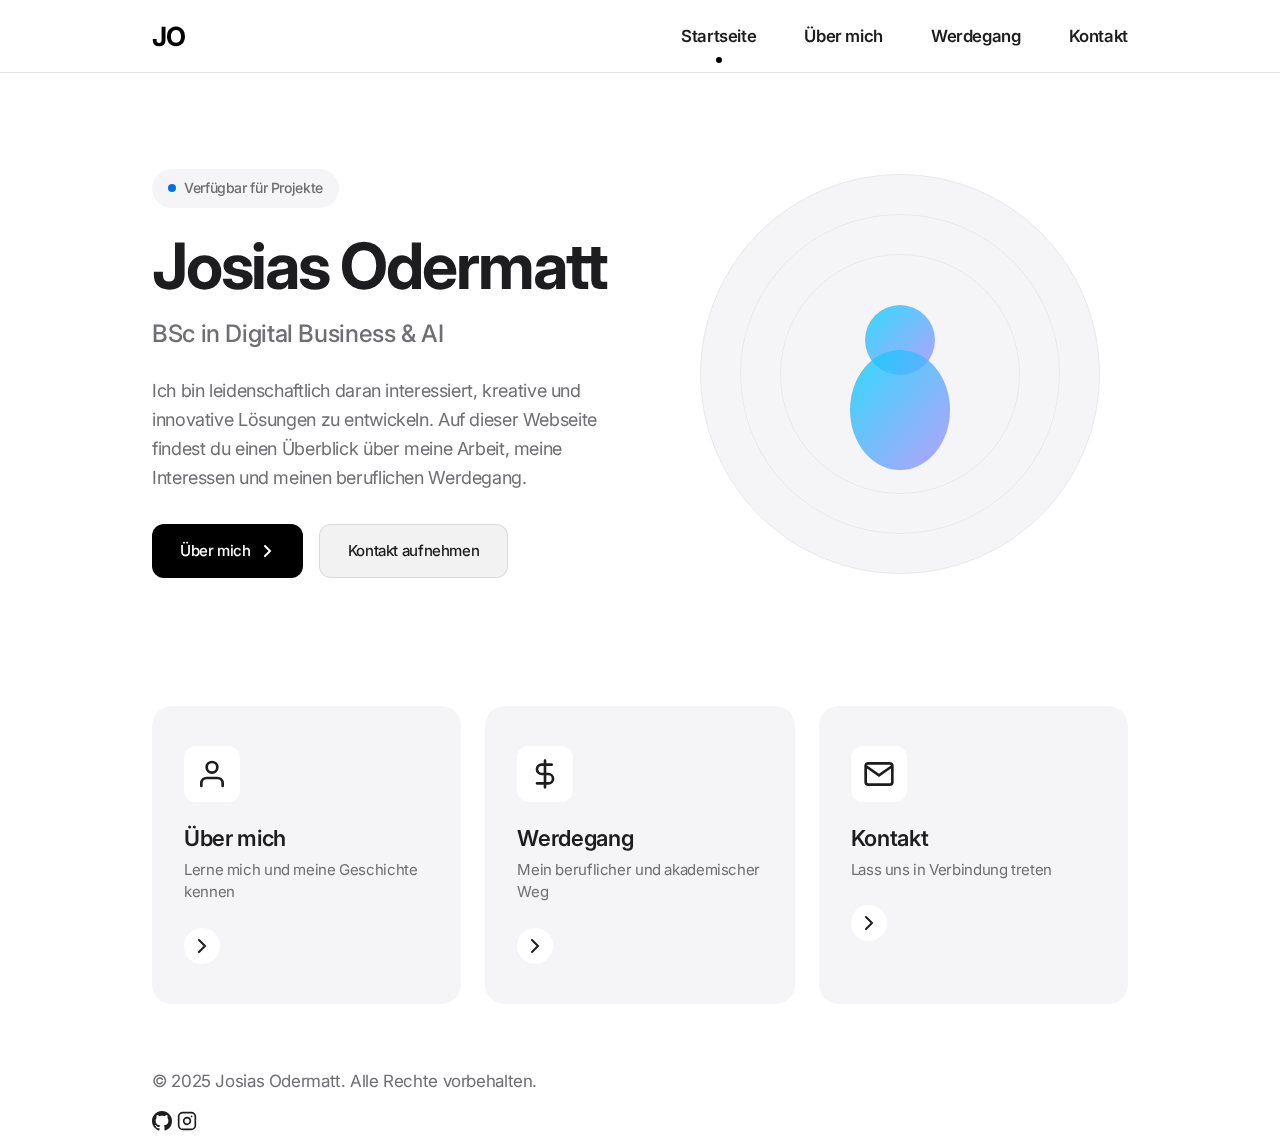
<file: index.html>
<!DOCTYPE html>
<html lang="de">
<head>
    <meta charset="UTF-8">
    <meta name="viewport" content="width=device-width, initial-scale=1.0">
    <title>Josias Odermatt - Portfolio</title>
    <link rel="stylesheet" href="style.css">
    <link href="https://fonts.googleapis.com/css2?family=Inter:wght@300;400;500;600;700;800&display=swap" rel="stylesheet">
</head>
<body class="futuristic-home">
    <!-- Animated Background -->
    <div class="space-background">
        <div class="orb orb-1"></div>
        <div class="orb orb-2"></div>
        <div class="orb orb-3"></div>
        <div class="stars"></div>
    </div>

    <header>
        <div class="container">
            <div class="logo">
                <h1>JO</h1>
            </div>
            <nav>
                <input type="checkbox" id="menu-toggle">
                <label for="menu-toggle" class="hamburger">
                    <span></span>
                    <span></span>
                    <span></span>
                </label>
                <ul class="nav-menu">
                    <li><a href="index.html" class="active">Startseite</a></li>
                    <li><a href="ueber-mich.html">Über mich</a></li>
                    <li><a href="werdegang.html">Werdegang</a></li>
                    <li><a href="kontakt.html">Kontakt</a></li>
                </ul>
            </nav>
        </div>
    </header>

    <main class="futuristic-main">
        <!-- Hero Section -->
        <section class="hero-futuristic">
            <div class="container">
                <div class="hero-grid">
                    <div class="hero-text">
                        <div class="badge-pill">
                            <span class="badge-dot"></span>
                            Verfügbar für Projekte
                        </div>
                        <h1 class="hero-title">
                            Josias Odermatt
                        </h1>
                        <p class="hero-subtitle">
                            BSc in Digital Business & AI
                        </p>
                        <p class="hero-description">
                            Ich bin leidenschaftlich daran interessiert, kreative und innovative Lösungen zu entwickeln. Auf dieser Webseite findest du einen Überblick über meine Arbeit, meine Interessen und meinen beruflichen Werdegang.
                        </p>
                        <div class="hero-cta">
                            <a href="ueber-mich.html" class="btn-futuristic btn-primary-glow">
                                <span>Über mich</span>
                                <svg width="16" height="16" viewBox="0 0 16 16" fill="none">
                                    <path d="M6 3L11 8L6 13" stroke="currentColor" stroke-width="2" stroke-linecap="round"/>
                                </svg>
                            </a>
                            <a href="kontakt.html" class="btn-futuristic btn-glass">
                                <span>Kontakt aufnehmen</span>
                            </a>
                        </div>
                    </div>
                    <div class="hero-visual">
                        <div class="portrait-orb">
                            <div class="orb-ring orb-ring-1"></div>
                            <div class="orb-ring orb-ring-2"></div>
                            <div class="orb-ring orb-ring-3"></div>
                            <div class="portrait-silhouette">
                                <svg width="200" height="200" viewBox="0 0 200 200" fill="none">
                                    <circle cx="100" cy="70" r="35" fill="url(#gradient1)" opacity="0.8"/>
                                    <ellipse cx="100" cy="140" rx="50" ry="60" fill="url(#gradient1)" opacity="0.8"/>
                                    <defs>
                                        <linearGradient id="gradient1" x1="0%" y1="0%" x2="100%" y2="100%">
                                            <stop offset="0%" style="stop-color:#00d4ff;stop-opacity:1" />
                                            <stop offset="100%" style="stop-color:#a78bfa;stop-opacity:1" />
                                        </linearGradient>
                                    </defs>
                                </svg>
                            </div>
                        </div>
                    </div>
                </div>
            </div>
        </section>

        <!-- Info Cards Section -->
        <section class="cards-futuristic">
            <div class="container">
                <div class="cards-grid">
                    <!-- Card 1: Über mich -->
                    <a href="ueber-mich.html" class="glass-card">
                        <div class="card-glow"></div>
                        <div class="card-icon-wrapper">
                            <div class="card-icon">
                                <svg width="32" height="32" viewBox="0 0 24 24" fill="none" stroke="currentColor">
                                    <path d="M20 21v-2a4 4 0 0 0-4-4H8a4 4 0 0 0-4 4v2" stroke-width="2" stroke-linecap="round"/>
                                    <circle cx="12" cy="7" r="4" stroke-width="2"/>
                                </svg>
                            </div>
                        </div>
                        <h3>Über mich</h3>
                        <p>Lerne mich und meine Geschichte kennen</p>
                        <div class="card-arrow">
                            <svg width="20" height="20" viewBox="0 0 20 20" fill="none">
                                <path d="M7 4L13 10L7 16" stroke="currentColor" stroke-width="2" stroke-linecap="round"/>
                            </svg>
                        </div>
                    </a>

                    <!-- Card 2: Werdegang -->
                    <a href="werdegang.html" class="glass-card">
                        <div class="card-glow"></div>
                        <div class="card-icon-wrapper">
                            <div class="card-icon">
                                <svg width="32" height="32" viewBox="0 0 24 24" fill="none" stroke="currentColor">
                                    <path d="M12 2v20M17 5H9.5a3.5 3.5 0 0 0 0 7h5a3.5 3.5 0 0 1 0 7H6" stroke-width="2" stroke-linecap="round"/>
                                </svg>
                            </div>
                        </div>
                        <h3>Werdegang</h3>
                        <p>Mein beruflicher und akademischer Weg</p>
                        <div class="card-arrow">
                            <svg width="20" height="20" viewBox="0 0 20 20" fill="none">
                                <path d="M7 4L13 10L7 16" stroke="currentColor" stroke-width="2" stroke-linecap="round"/>
                            </svg>
                        </div>
                    </a>

                    <!-- Card 3: Kontakt -->
                    <a href="kontakt.html" class="glass-card">
                        <div class="card-glow"></div>
                        <div class="card-icon-wrapper">
                            <div class="card-icon">
                                <svg width="32" height="32" viewBox="0 0 24 24" fill="none" stroke="currentColor">
                                    <path d="M4 4h16c1.1 0 2 .9 2 2v12c0 1.1-.9 2-2 2H4c-1.1 0-2-.9-2-2V6c0-1.1.9-2 2-2z" stroke-width="2"/>
                                    <polyline points="22,6 12,13 2,6" stroke-width="2"/>
                                </svg>
                            </div>
                        </div>
                        <h3>Kontakt</h3>
                        <p>Lass uns in Verbindung treten</p>
                        <div class="card-arrow">
                            <svg width="20" height="20" viewBox="0 0 20 20" fill="none">
                                <path d="M7 4L13 10L7 16" stroke="currentColor" stroke-width="2" stroke-linecap="round"/>
                            </svg>
                        </div>
                    </a>
                </div>
            </div>
        </section>
    </main>

    <!-- Futuristic Footer -->
    <footer class="footer-futuristic">
        <div class="container">
            <div class="footer-content-glass">
                <p>&copy; 2025 Josias Odermatt. Alle Rechte vorbehalten.</p>
                <div class="social-links-futuristic">
                    <a href="https://github.com/JosiasO1" title="GitHub" target="_blank" class="social-orb">
                        <svg width="20" height="20" viewBox="0 0 24 24" fill="currentColor">
                            <path d="M12 0C5.37 0 0 5.37 0 12c0 5.31 3.435 9.795 8.205 11.385.6.105.825-.255.825-.57 0-.285-.015-1.23-.015-2.235-3.015.555-3.795-.735-4.035-1.41-.135-.345-.72-1.41-1.23-1.695-.42-.225-1.02-.78-.015-.795.945-.015 1.62.87 1.845 1.23 1.08 1.815 2.805 1.305 3.495.99.105-.78.42-1.305.765-1.605-2.67-.3-5.46-1.335-5.46-5.925 0-1.305.465-2.385 1.23-3.225-.12-.3-.54-1.53.12-3.18 0 0 1.005-.315 3.3 1.23.96-.27 1.98-.405 3-.405s2.04.135 3 .405c2.295-1.56 3.3-1.23 3.3-1.23.66 1.65.24 2.88.12 3.18.765.84 1.23 1.905 1.23 3.225 0 4.605-2.805 5.625-5.475 5.925.435.375.81 1.095.81 2.22 0 1.605-.015 2.895-.015 3.3 0 .315.225.69.825.57A12.02 12.02 0 0024 12c0-6.63-5.37-12-12-12z"/>
                        </svg>
                    </a>
                    <a href="https://www.instagram.com/josias.odermatt" title="Instagram" target="_blank" class="social-orb">
                        <svg width="20" height="20" viewBox="0 0 24 24" fill="none" stroke="currentColor">
                            <rect x="2" y="2" width="20" height="20" rx="5" ry="5" stroke-width="2"/>
                            <path d="M16 11.37A4 4 0 1 1 12.63 8 4 4 0 0 1 16 11.37z" stroke-width="2"/>
                            <line x1="17.5" y1="6.5" x2="17.51" y2="6.5" stroke-width="2" stroke-linecap="round"/>
                        </svg>
                    </a>
                </div>
            </div>
        </div>
    </footer>
</body>
</html>
</file>
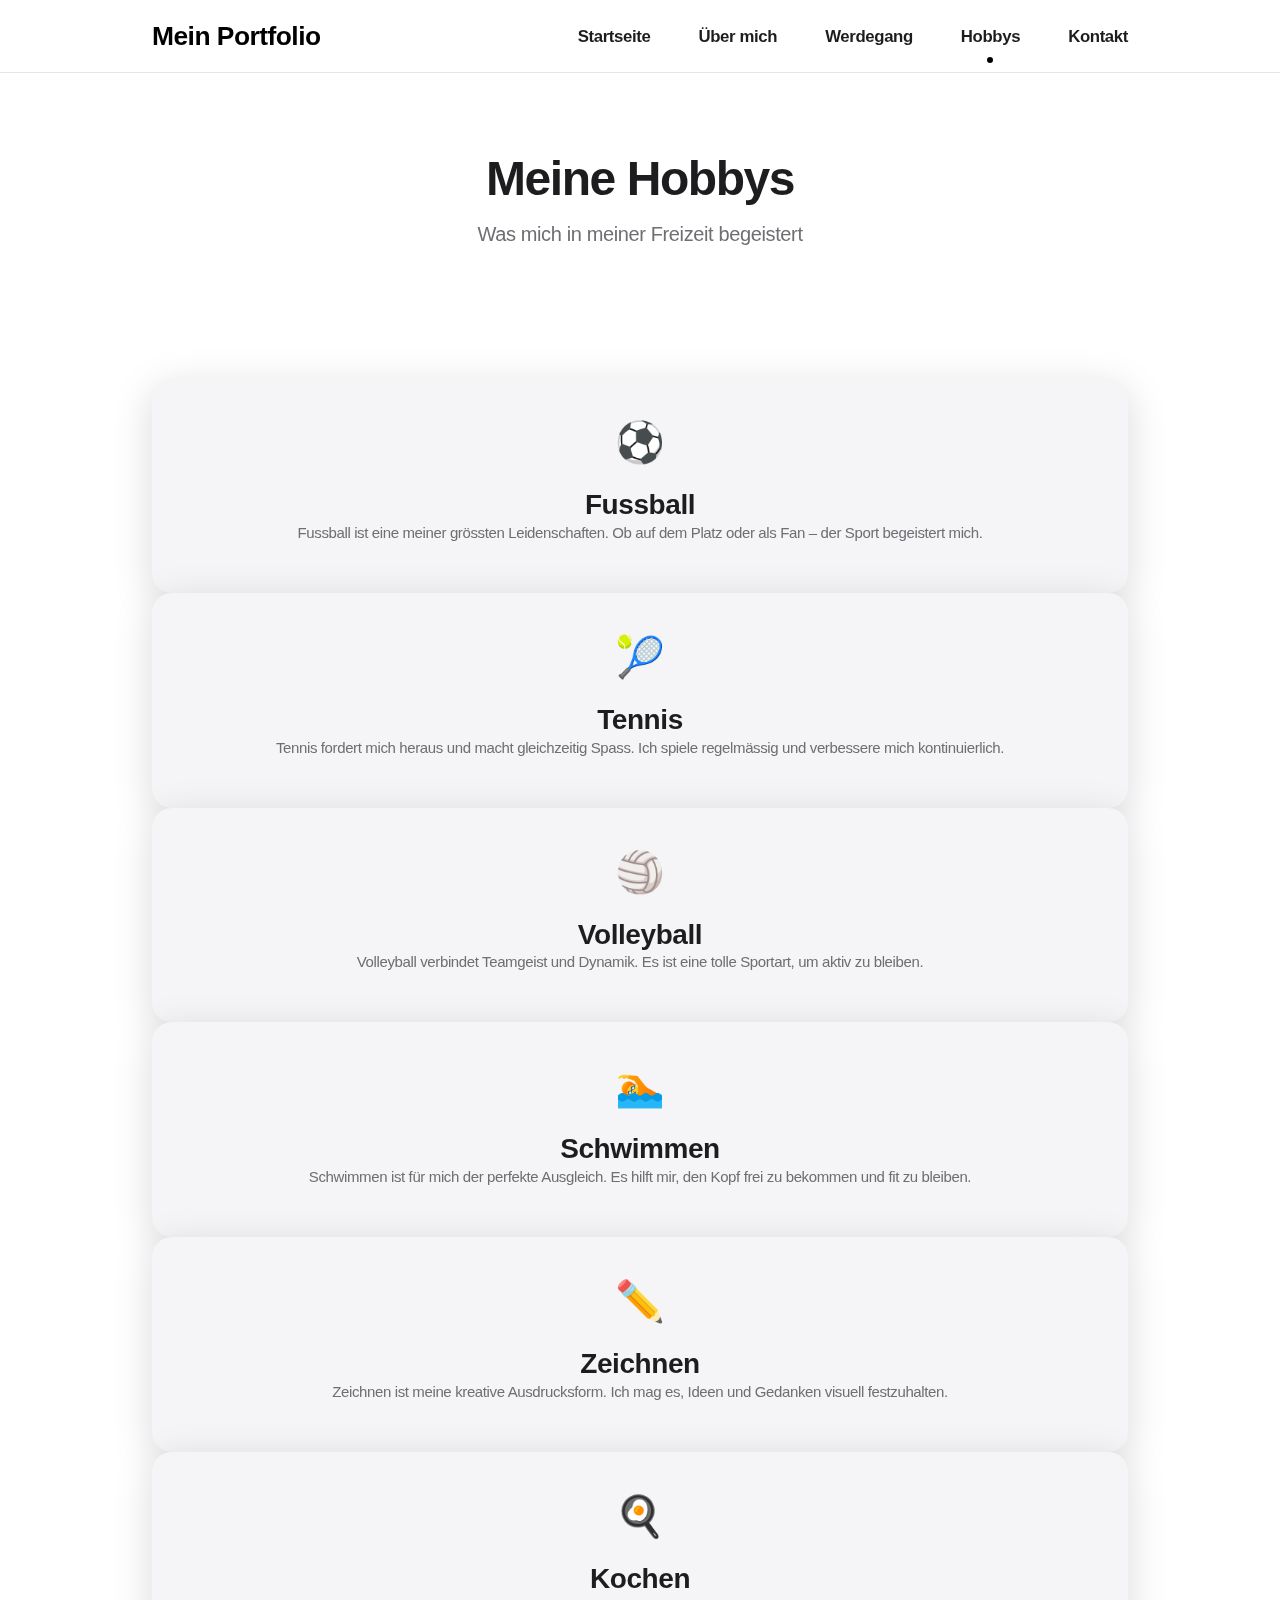
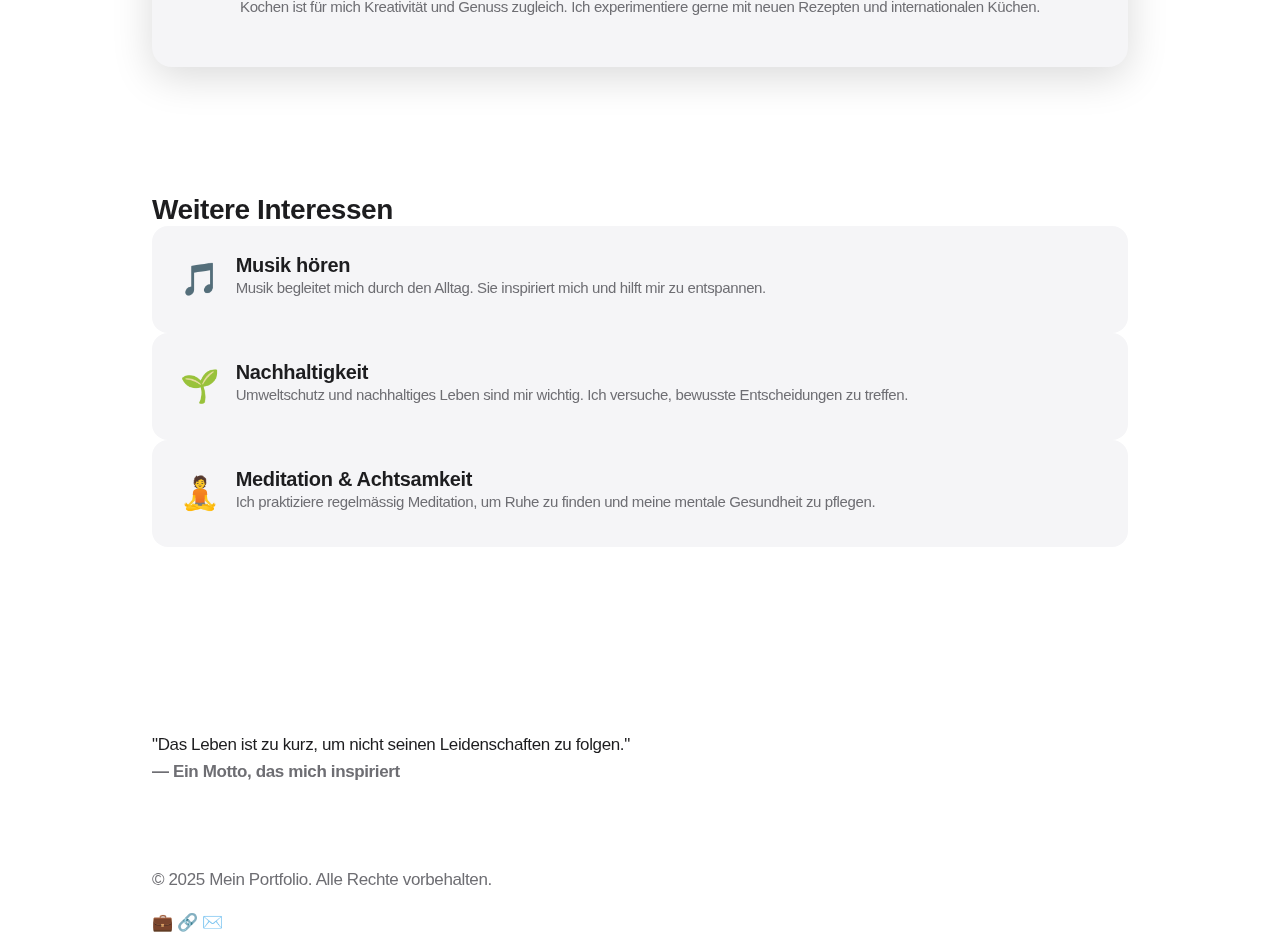
<file: hobbys.html>
<!DOCTYPE html>
<html lang="de">
<head>
    <meta charset="UTF-8">
    <meta name="viewport" content="width=device-width, initial-scale=1.0">
    <title>Portfolio - Hobbys</title>
    <link rel="stylesheet" href="style.css">
    <link href="https://fonts.googleapis.com/css2?family=Poppins:wght@300;400;500;600;700&display=swap" rel="stylesheet">
</head>
<body>
    <header>
        <div class="container">
            <div class="logo">
                <h1>Mein Portfolio</h1>
            </div>
            <nav>
                <input type="checkbox" id="menu-toggle">
                <label for="menu-toggle" class="hamburger">
                    <span></span>
                    <span></span>
                    <span></span>
                </label>
                <ul class="nav-menu">
                    <li><a href="index.html">Startseite</a></li>
                    <li><a href="ueber-mich.html">Über mich</a></li>
                    <li><a href="werdegang.html">Werdegang</a></li>
                    <li><a href="hobbys.html" class="active">Hobbys</a></li>
                    <li><a href="kontakt.html">Kontakt</a></li>
                </ul>
            </nav>
        </div>
    </header>

    <main>
        <section class="page-header">
            <div class="container">
                <h2>Meine Hobbys</h2>
                <p>Was mich in meiner Freizeit begeistert</p>
            </div>
        </section>

        <section class="content-section">
            <div class="container">
                <div class="hobbys-grid">
                    <div class="hobby-card">
                        <div class="hobby-icon">⚽</div>
                        <h3>Fussball</h3>
                        <p>Fussball ist eine meiner grössten Leidenschaften. Ob auf dem Platz oder als Fan – der Sport begeistert mich.</p>
                    </div>

                    <div class="hobby-card">
                        <div class="hobby-icon">🎾</div>
                        <h3>Tennis</h3>
                        <p>Tennis fordert mich heraus und macht gleichzeitig Spass. Ich spiele regelmässig und verbessere mich kontinuierlich.</p>
                    </div>

                    <div class="hobby-card">
                        <div class="hobby-icon">🏐</div>
                        <h3>Volleyball</h3>
                        <p>Volleyball verbindet Teamgeist und Dynamik. Es ist eine tolle Sportart, um aktiv zu bleiben.</p>
                    </div>

                    <div class="hobby-card">
                        <div class="hobby-icon">🏊</div>
                        <h3>Schwimmen</h3>
                        <p>Schwimmen ist für mich der perfekte Ausgleich. Es hilft mir, den Kopf frei zu bekommen und fit zu bleiben.</p>
                    </div>

                    <div class="hobby-card">
                        <div class="hobby-icon">✏️</div>
                        <h3>Zeichnen</h3>
                        <p>Zeichnen ist meine kreative Ausdrucksform. Ich mag es, Ideen und Gedanken visuell festzuhalten.</p>
                    </div>

                    <div class="hobby-card">
                        <div class="hobby-icon">🍳</div>
                        <h3>Kochen</h3>
                        <p>Kochen ist für mich Kreativität und Genuss zugleich. Ich experimentiere gerne mit neuen Rezepten und internationalen Küchen.</p>
                    </div>
                </div>
            </div>
        </section>

        <section class="interests-section">
            <div class="container">
                <h3>Weitere Interessen</h3>
                <div class="interests-content">
                    <div class="interest-item">
                        <span class="interest-emoji">🎵</span>
                        <div>
                            <h4>Musik hören</h4>
                            <p>Musik begleitet mich durch den Alltag. Sie inspiriert mich und hilft mir zu entspannen.</p>
                        </div>
                    </div>

                    <div class="interest-item">
                        <span class="interest-emoji">🌱</span>
                        <div>
                            <h4>Nachhaltigkeit</h4>
                            <p>Umweltschutz und nachhaltiges Leben sind mir wichtig. Ich versuche, bewusste Entscheidungen zu treffen.</p>
                        </div>
                    </div>

                    <div class="interest-item">
                        <span class="interest-emoji">🧘</span>
                        <div>
                            <h4>Meditation & Achtsamkeit</h4>
                            <p>Ich praktiziere regelmässig Meditation, um Ruhe zu finden und meine mentale Gesundheit zu pflegen.</p>
                        </div>
                    </div>
                </div>
            </div>
        </section>

        <section class="quote-section">
            <div class="container">
                <div class="quote-box">
                    <blockquote>
                        "Das Leben ist zu kurz, um nicht seinen Leidenschaften zu folgen."
                    </blockquote>
                    <p class="quote-author">— Ein Motto, das mich inspiriert</p>
                </div>
            </div>
        </section>
    </main>

    <footer>
        <div class="container">
            <div class="footer-content">
                <p>&copy; 2025 Mein Portfolio. Alle Rechte vorbehalten.</p>
                <div class="social-links">
                    <a href="#" title="LinkedIn">💼</a>
                    <a href="#" title="GitHub">🔗</a>
                    <a href="#" title="Email">✉️</a>
                </div>
            </div>
        </div>
    </footer>
</body>
</html>
</file>
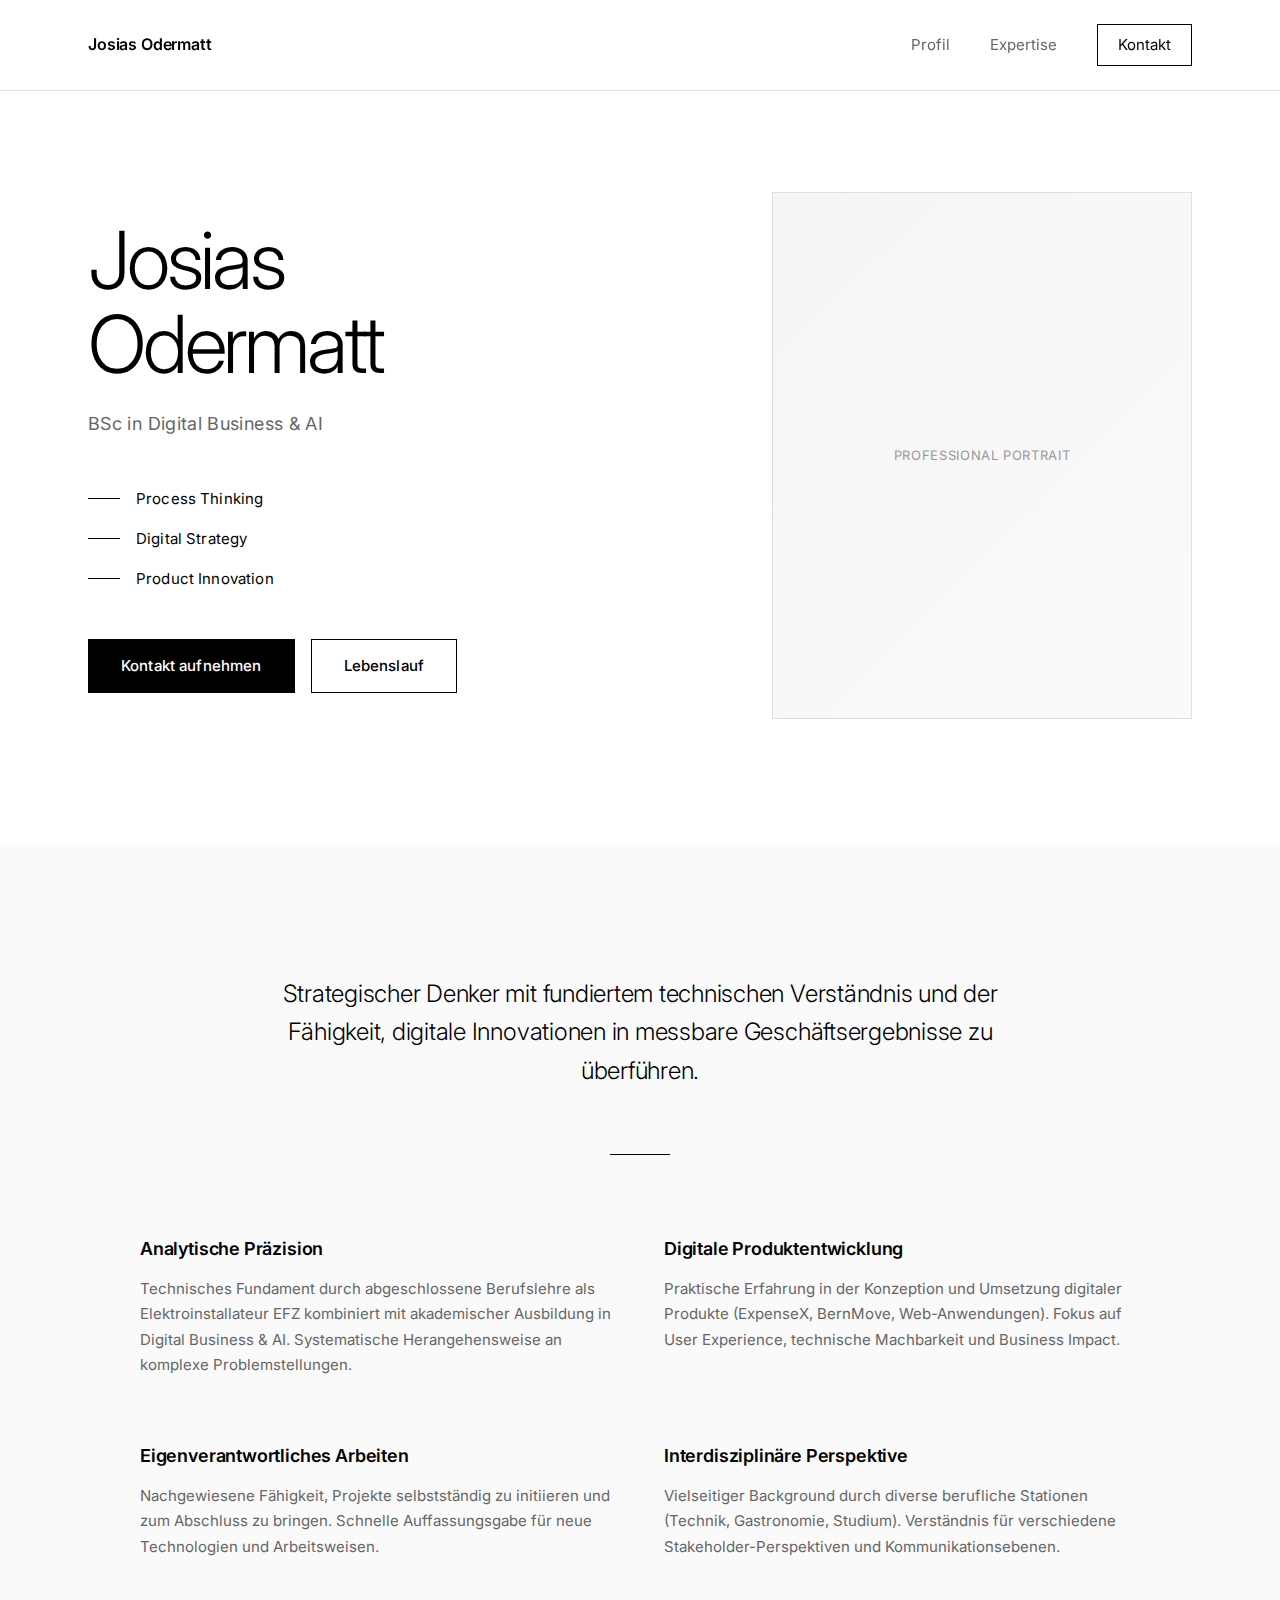
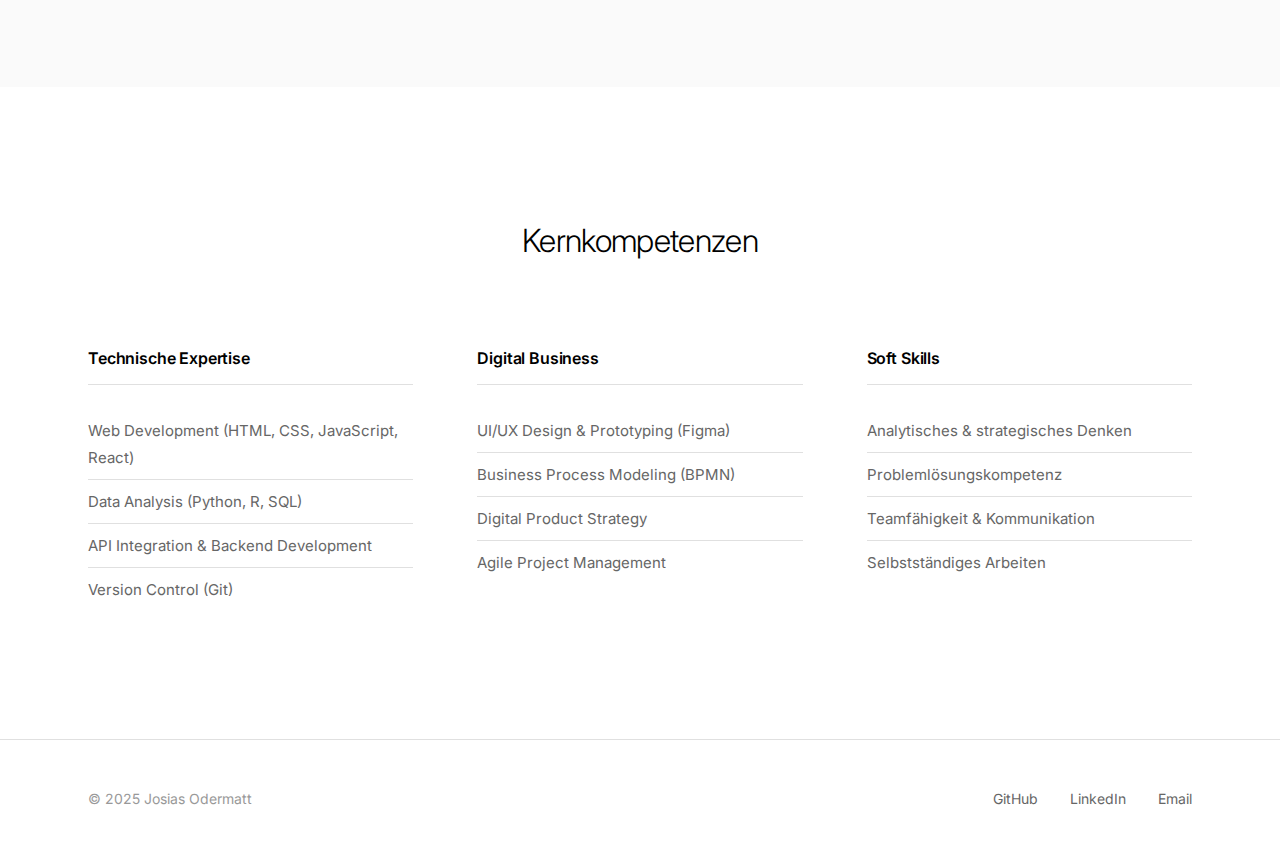
<file: index-professional.html>
<!DOCTYPE html>
<html lang="de">
<head>
    <meta charset="UTF-8">
    <meta name="viewport" content="width=device-width, initial-scale=1.0">
    <title>Josias Odermatt - Digital Business & AI Professional</title>
    <link rel="stylesheet" href="style-professional.css">
    <link href="https://fonts.googleapis.com/css2?family=Inter:wght@300;400;500;600;700&display=swap" rel="stylesheet">
</head>
<body>
    <!-- Minimal Professional Header -->
    <header class="professional-header">
        <div class="container-pro">
            <div class="header-content">
                <div class="brand">Josias Odermatt</div>
                <nav class="nav-pro">
                    <a href="#about">Profil</a>
                    <a href="#expertise">Expertise</a>
                    <a href="kontakt.html" class="nav-contact">Kontakt</a>
                </nav>
            </div>
        </div>
    </header>

    <!-- Hero Section -->
    <section class="hero-professional">
        <div class="container-pro">
            <div class="hero-grid">
                <!-- Left: Text Content -->
                <div class="hero-text">
                    <h1 class="hero-name">
                        Josias<br>
                        Odermatt
                    </h1>
                    <p class="hero-title">BSc in Digital Business & AI</p>

                    <div class="key-gains">
                        <div class="gain-item">
                            <div class="gain-line"></div>
                            <span>Process Thinking</span>
                        </div>
                        <div class="gain-item">
                            <div class="gain-line"></div>
                            <span>Digital Strategy</span>
                        </div>
                        <div class="gain-item">
                            <div class="gain-line"></div>
                            <span>Product Innovation</span>
                        </div>
                    </div>

                    <div class="hero-actions">
                        <a href="kontakt.html" class="btn-pro btn-primary">Kontakt aufnehmen</a>
                        <a href="#cv" class="btn-pro btn-secondary">Lebenslauf</a>
                    </div>
                </div>

                <!-- Right: Professional Portrait Placeholder -->
                <div class="hero-portrait">
                    <div class="portrait-placeholder">
                        <div class="portrait-frame">
                            <div class="portrait-overlay">
                                <span class="portrait-label">Professional Portrait</span>
                            </div>
                        </div>
                    </div>
                </div>
            </div>
        </div>
    </section>

    <!-- Executive Profile Section -->
    <section class="executive-profile" id="about">
        <div class="container-pro">
            <div class="profile-intro">
                <p class="profile-lead">
                    Strategischer Denker mit fundiertem technischen Verständnis und der Fähigkeit,
                    digitale Innovationen in messbare Geschäftsergebnisse zu überführen.
                </p>
            </div>

            <div class="divider-line"></div>

            <div class="value-propositions">
                <div class="proposition">
                    <h3>Analytische Präzision</h3>
                    <p>Technisches Fundament durch abgeschlossene Berufslehre als Elektroinstallateur EFZ kombiniert mit akademischer Ausbildung in Digital Business & AI. Systematische Herangehensweise an komplexe Problemstellungen.</p>
                </div>

                <div class="proposition">
                    <h3>Digitale Produktentwicklung</h3>
                    <p>Praktische Erfahrung in der Konzeption und Umsetzung digitaler Produkte (ExpenseX, BernMove, Web-Anwendungen). Fokus auf User Experience, technische Machbarkeit und Business Impact.</p>
                </div>

                <div class="proposition">
                    <h3>Eigenverantwortliches Arbeiten</h3>
                    <p>Nachgewiesene Fähigkeit, Projekte selbstständig zu initiieren und zum Abschluss zu bringen. Schnelle Auffassungsgabe für neue Technologien und Arbeitsweisen.</p>
                </div>

                <div class="proposition">
                    <h3>Interdisziplinäre Perspektive</h3>
                    <p>Vielseitiger Background durch diverse berufliche Stationen (Technik, Gastronomie, Studium). Verständnis für verschiedene Stakeholder-Perspektiven und Kommunikationsebenen.</p>
                </div>
            </div>
        </div>
    </section>

    <!-- Expertise Overview -->
    <section class="expertise-section" id="expertise">
        <div class="container-pro">
            <h2 class="section-heading">Kernkompetenzen</h2>

            <div class="expertise-grid">
                <div class="expertise-column">
                    <h4>Technische Expertise</h4>
                    <ul class="expertise-list">
                        <li>Web Development (HTML, CSS, JavaScript, React)</li>
                        <li>Data Analysis (Python, R, SQL)</li>
                        <li>API Integration & Backend Development</li>
                        <li>Version Control (Git)</li>
                    </ul>
                </div>

                <div class="expertise-column">
                    <h4>Digital Business</h4>
                    <ul class="expertise-list">
                        <li>UI/UX Design & Prototyping (Figma)</li>
                        <li>Business Process Modeling (BPMN)</li>
                        <li>Digital Product Strategy</li>
                        <li>Agile Project Management</li>
                    </ul>
                </div>

                <div class="expertise-column">
                    <h4>Soft Skills</h4>
                    <ul class="expertise-list">
                        <li>Analytisches & strategisches Denken</li>
                        <li>Problemlösungskompetenz</li>
                        <li>Teamfähigkeit & Kommunikation</li>
                        <li>Selbstständiges Arbeiten</li>
                    </ul>
                </div>
            </div>
        </div>
    </section>

    <!-- Professional Footer -->
    <footer class="professional-footer">
        <div class="container-pro">
            <div class="footer-content">
                <div class="footer-left">
                    <p>&copy; 2025 Josias Odermatt</p>
                </div>
                <div class="footer-links">
                    <a href="https://github.com/JosiasO1" target="_blank" rel="noopener">GitHub</a>
                    <a href="https://www.linkedin.com/in/josias-odermatt-1131512a6" target="_blank" rel="noopener">LinkedIn</a>
                    <a href="mailto:josias.odermatt@bluewin.ch">Email</a>
                </div>
            </div>
        </div>
    </footer>
</body>
</html>
</file>
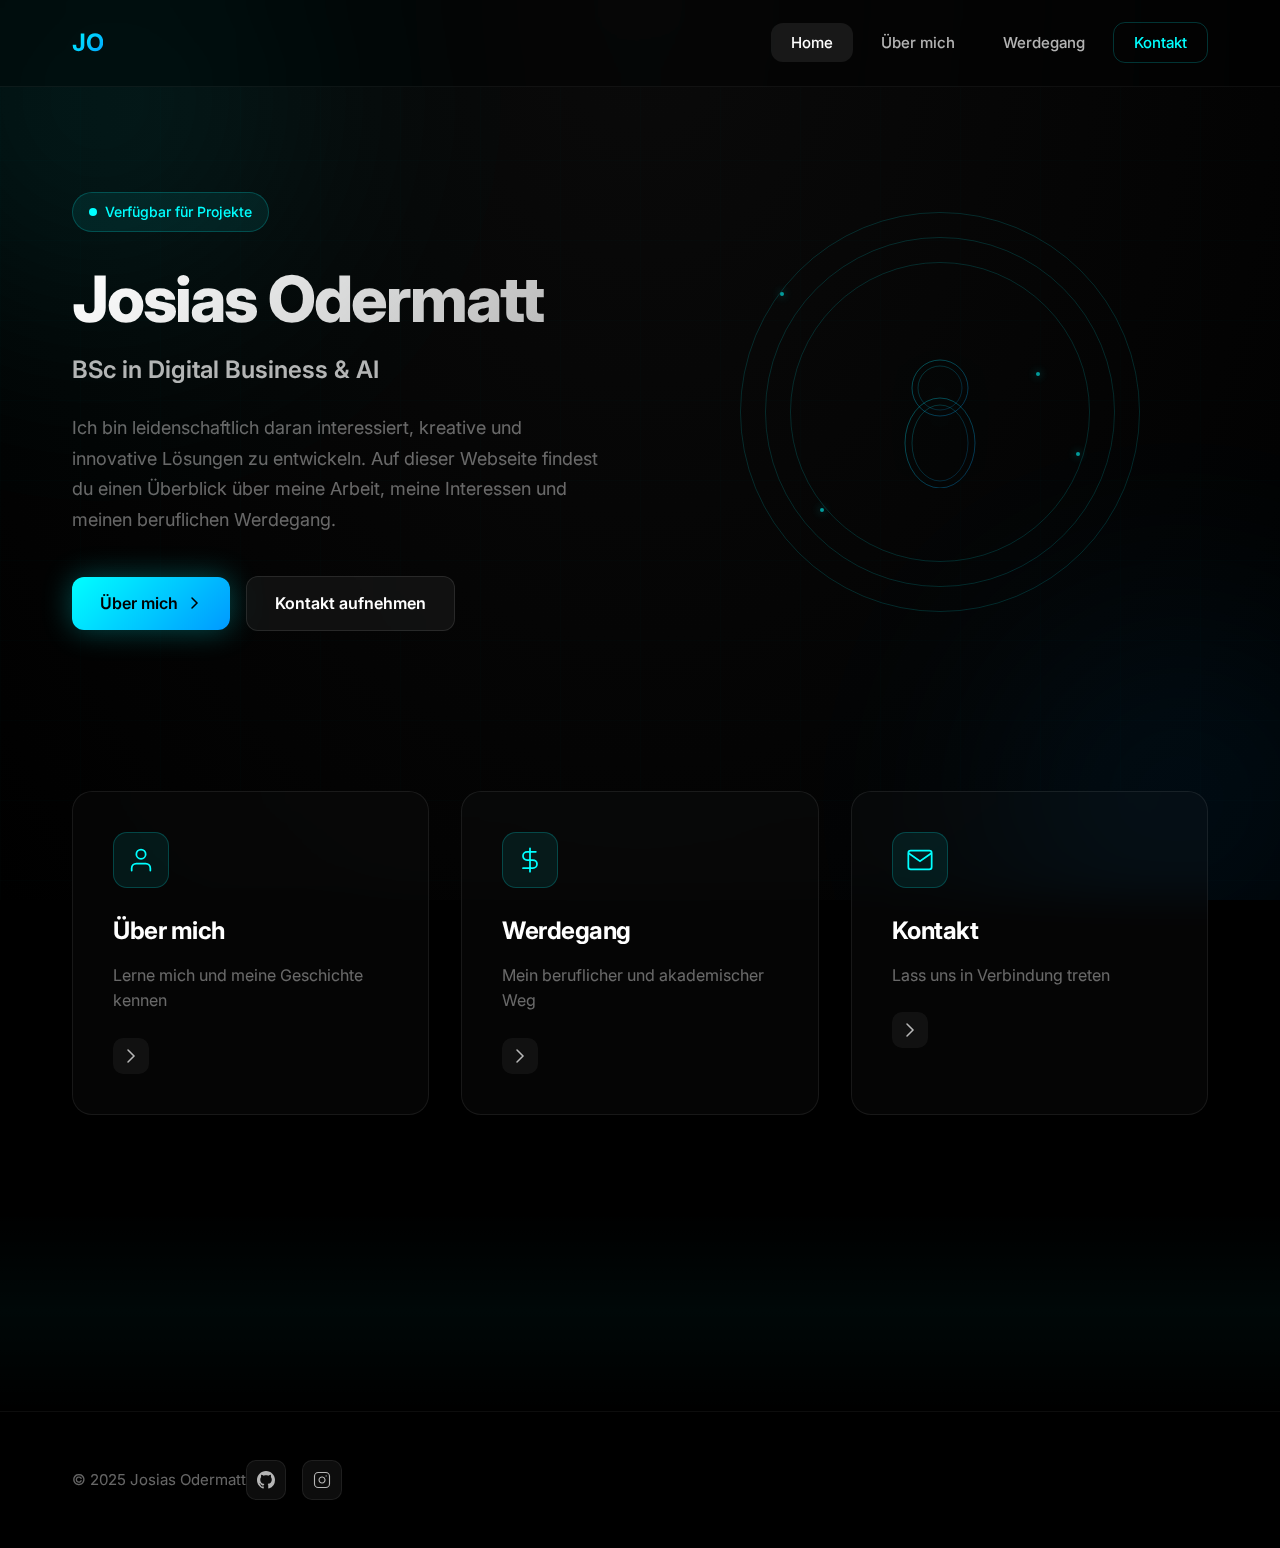
<file: index-ultra.html>
<!DOCTYPE html>
<html lang="de">
<head>
    <meta charset="UTF-8">
    <meta name="viewport" content="width=device-width, initial-scale=1.0">
    <title>Josias Odermatt - Portfolio</title>
    <link rel="stylesheet" href="style-ultra.css">
    <link href="https://fonts.googleapis.com/css2?family=Inter:wght@200;300;400;500;600;700&display=swap" rel="stylesheet">
</head>
<body class="ultra-home">
    <!-- Deep Space Background -->
    <div class="deep-space">
        <div class="glow-orb glow-orb-1"></div>
        <div class="glow-orb glow-orb-2"></div>
        <div class="laser-grid"></div>
    </div>

    <!-- Ultra Clean Glass Navigation -->
    <nav class="ultra-nav">
        <div class="ultra-container">
            <div class="nav-brand">
                <span class="brand-initials">JO</span>
            </div>
            <ul class="nav-links">
                <li><a href="index-ultra.html" class="nav-link active">Home</a></li>
                <li><a href="ueber-mich.html" class="nav-link">Über mich</a></li>
                <li><a href="werdegang.html" class="nav-link">Werdegang</a></li>
                <li><a href="kontakt.html" class="nav-link nav-link-contact">Kontakt</a></li>
            </ul>
        </div>
    </nav>

    <!-- Hero Section -->
    <section class="ultra-hero">
        <div class="ultra-container">
            <div class="hero-layout">
                <!-- Left: Text Content -->
                <div class="hero-content">
                    <div class="status-pill">
                        <span class="status-dot"></span>
                        <span>Verfügbar für Projekte</span>
                    </div>

                    <h1 class="hero-name">
                        Josias Odermatt
                    </h1>

                    <p class="hero-title">
                        BSc in Digital Business & AI
                    </p>

                    <p class="hero-description">
                        Ich bin leidenschaftlich daran interessiert, kreative und innovative Lösungen zu entwickeln. Auf dieser Webseite findest du einen Überblick über meine Arbeit, meine Interessen und meinen beruflichen Werdegang.
                    </p>

                    <div class="hero-actions">
                        <a href="ueber-mich.html" class="btn-ultra btn-primary-neon">
                            <span>Über mich</span>
                            <svg width="16" height="16" viewBox="0 0 16 16" fill="none">
                                <path d="M6 3L11 8L6 13" stroke="currentColor" stroke-width="1.5" stroke-linecap="round"/>
                            </svg>
                        </a>
                        <a href="kontakt.html" class="btn-ultra btn-glass-dark">
                            <span>Kontakt aufnehmen</span>
                        </a>
                    </div>
                </div>

                <!-- Right: Holographic Avatar -->
                <div class="hero-visual">
                    <div class="holographic-avatar">
                        <div class="avatar-orbital avatar-orbital-1"></div>
                        <div class="avatar-orbital avatar-orbital-2"></div>
                        <div class="avatar-orbital avatar-orbital-3"></div>
                        <div class="avatar-core">
                            <svg width="160" height="160" viewBox="0 0 160 160" fill="none">
                                <!-- Wireframe Head -->
                                <circle cx="80" cy="60" r="28" stroke="url(#neonGradient)" stroke-width="0.5" opacity="0.6"/>
                                <circle cx="80" cy="60" r="22" stroke="url(#neonGradient)" stroke-width="0.5" opacity="0.4"/>

                                <!-- Wireframe Body -->
                                <ellipse cx="80" cy="115" rx="35" ry="45" stroke="url(#neonGradient)" stroke-width="0.5" opacity="0.6"/>
                                <ellipse cx="80" cy="115" rx="28" ry="38" stroke="url(#neonGradient)" stroke-width="0.5" opacity="0.4"/>

                                <!-- Scan Lines -->
                                <line x1="45" y1="50" x2="115" y2="50" stroke="url(#neonGradient)" stroke-width="0.3" opacity="0.3"/>
                                <line x1="45" y1="70" x2="115" y2="70" stroke="url(#neonGradient)" stroke-width="0.3" opacity="0.3"/>
                                <line x1="45" y1="90" x2="115" y2="90" stroke="url(#neonGradient)" stroke-width="0.3" opacity="0.3"/>
                                <line x1="45" y1="110" x2="115" y2="110" stroke="url(#neonGradient)" stroke-width="0.3" opacity="0.3"/>
                                <line x1="45" y1="130" x2="115" y2="130" stroke="url(#neonGradient)" stroke-width="0.3" opacity="0.3"/>

                                <defs>
                                    <linearGradient id="neonGradient" x1="0%" y1="0%" x2="100%" y2="100%">
                                        <stop offset="0%" style="stop-color:#00ffff;stop-opacity:1" />
                                        <stop offset="100%" style="stop-color:#0099ff;stop-opacity:1" />
                                    </linearGradient>
                                </defs>
                            </svg>
                        </div>
                        <div class="particle particle-1"></div>
                        <div class="particle particle-2"></div>
                        <div class="particle particle-3"></div>
                        <div class="particle particle-4"></div>
                    </div>
                </div>
            </div>
        </div>
    </section>

    <!-- Feature Cards -->
    <section class="ultra-features">
        <div class="ultra-container">
            <div class="features-grid">
                <!-- Card 1: Über mich -->
                <a href="ueber-mich.html" class="feature-ultra-card">
                    <div class="card-neon-border"></div>
                    <div class="card-icon-ultra">
                        <svg width="28" height="28" viewBox="0 0 24 24" fill="none" stroke="currentColor">
                            <path d="M20 21v-2a4 4 0 0 0-4-4H8a4 4 0 0 0-4 4v2" stroke-width="1.5" stroke-linecap="round"/>
                            <circle cx="12" cy="7" r="4" stroke-width="1.5"/>
                        </svg>
                    </div>
                    <h3>Über mich</h3>
                    <p>Lerne mich und meine Geschichte kennen</p>
                    <div class="card-arrow-ultra">
                        <svg width="18" height="18" viewBox="0 0 18 18" fill="none">
                            <path d="M6 3L12 9L6 15" stroke="currentColor" stroke-width="1.5" stroke-linecap="round"/>
                        </svg>
                    </div>
                </a>

                <!-- Card 2: Werdegang -->
                <a href="werdegang.html" class="feature-ultra-card">
                    <div class="card-neon-border"></div>
                    <div class="card-icon-ultra">
                        <svg width="28" height="28" viewBox="0 0 24 24" fill="none" stroke="currentColor">
                            <path d="M12 2v20M17 5H9.5a3.5 3.5 0 0 0 0 7h5a3.5 3.5 0 0 1 0 7H6" stroke-width="1.5" stroke-linecap="round"/>
                        </svg>
                    </div>
                    <h3>Werdegang</h3>
                    <p>Mein beruflicher und akademischer Weg</p>
                    <div class="card-arrow-ultra">
                        <svg width="18" height="18" viewBox="0 0 18 18" fill="none">
                            <path d="M6 3L12 9L6 15" stroke="currentColor" stroke-width="1.5" stroke-linecap="round"/>
                        </svg>
                    </div>
                </a>

                <!-- Card 3: Kontakt -->
                <a href="kontakt.html" class="feature-ultra-card">
                    <div class="card-neon-border"></div>
                    <div class="card-icon-ultra">
                        <svg width="28" height="28" viewBox="0 0 24 24" fill="none" stroke="currentColor">
                            <path d="M4 4h16c1.1 0 2 .9 2 2v12c0 1.1-.9 2-2 2H4c-1.1 0-2-.9-2-2V6c0-1.1.9-2 2-2z" stroke-width="1.5"/>
                            <polyline points="22,6 12,13 2,6" stroke-width="1.5"/>
                        </svg>
                    </div>
                    <h3>Kontakt</h3>
                    <p>Lass uns in Verbindung treten</p>
                    <div class="card-arrow-ultra">
                        <svg width="18" height="18" viewBox="0 0 18 18" fill="none">
                            <path d="M6 3L12 9L6 15" stroke="currentColor" stroke-width="1.5" stroke-linecap="round"/>
                        </svg>
                    </div>
                </a>
            </div>
        </div>
    </section>

    <!-- Gradient Transition -->
    <div class="section-divider"></div>

    <!-- Ultra Clean Footer -->
    <footer class="ultra-footer">
        <div class="ultra-container">
            <div class="footer-content-ultra">
                <p>&copy; 2025 Josias Odermatt</p>
                <div class="footer-social">
                    <a href="https://github.com/JosiasO1" target="_blank" class="social-ultra">
                        <svg width="18" height="18" viewBox="0 0 24 24" fill="currentColor">
                            <path d="M12 0C5.37 0 0 5.37 0 12c0 5.31 3.435 9.795 8.205 11.385.6.105.825-.255.825-.57 0-.285-.015-1.23-.015-2.235-3.015.555-3.795-.735-4.035-1.41-.135-.345-.72-1.41-1.23-1.695-.42-.225-1.02-.78-.015-.795.945-.015 1.62.87 1.845 1.23 1.08 1.815 2.805 1.305 3.495.99.105-.78.42-1.305.765-1.605-2.67-.3-5.46-1.335-5.46-5.925 0-1.305.465-2.385 1.23-3.225-.12-.3-.54-1.53.12-3.18 0 0 1.005-.315 3.3 1.23.96-.27 1.98-.405 3-.405s2.04.135 3 .405c2.295-1.56 3.3-1.23 3.3-1.23.66 1.65.24 2.88.12 3.18.765.84 1.23 1.905 1.23 3.225 0 4.605-2.805 5.625-5.475 5.925.435.375.81 1.095.81 2.22 0 1.605-.015 2.895-.015 3.3 0 .315.225.69.825.57A12.02 12.02 0 0024 12c0-6.63-5.37-12-12-12z"/>
                        </svg>
                    </a>
                    <a href="https://www.instagram.com/josias.odermatt" target="_blank" class="social-ultra">
                        <svg width="18" height="18" viewBox="0 0 24 24" fill="none" stroke="currentColor">
                            <rect x="2" y="2" width="20" height="20" rx="5" ry="5" stroke-width="1.5"/>
                            <path d="M16 11.37A4 4 0 1 1 12.63 8 4 4 0 0 1 16 11.37z" stroke-width="1.5"/>
                            <line x1="17.5" y1="6.5" x2="17.51" y2="6.5" stroke-width="1.5" stroke-linecap="round"/>
                        </svg>
                    </a>
                </div>
            </div>
        </div>
    </footer>
</body>
</html>
</file>
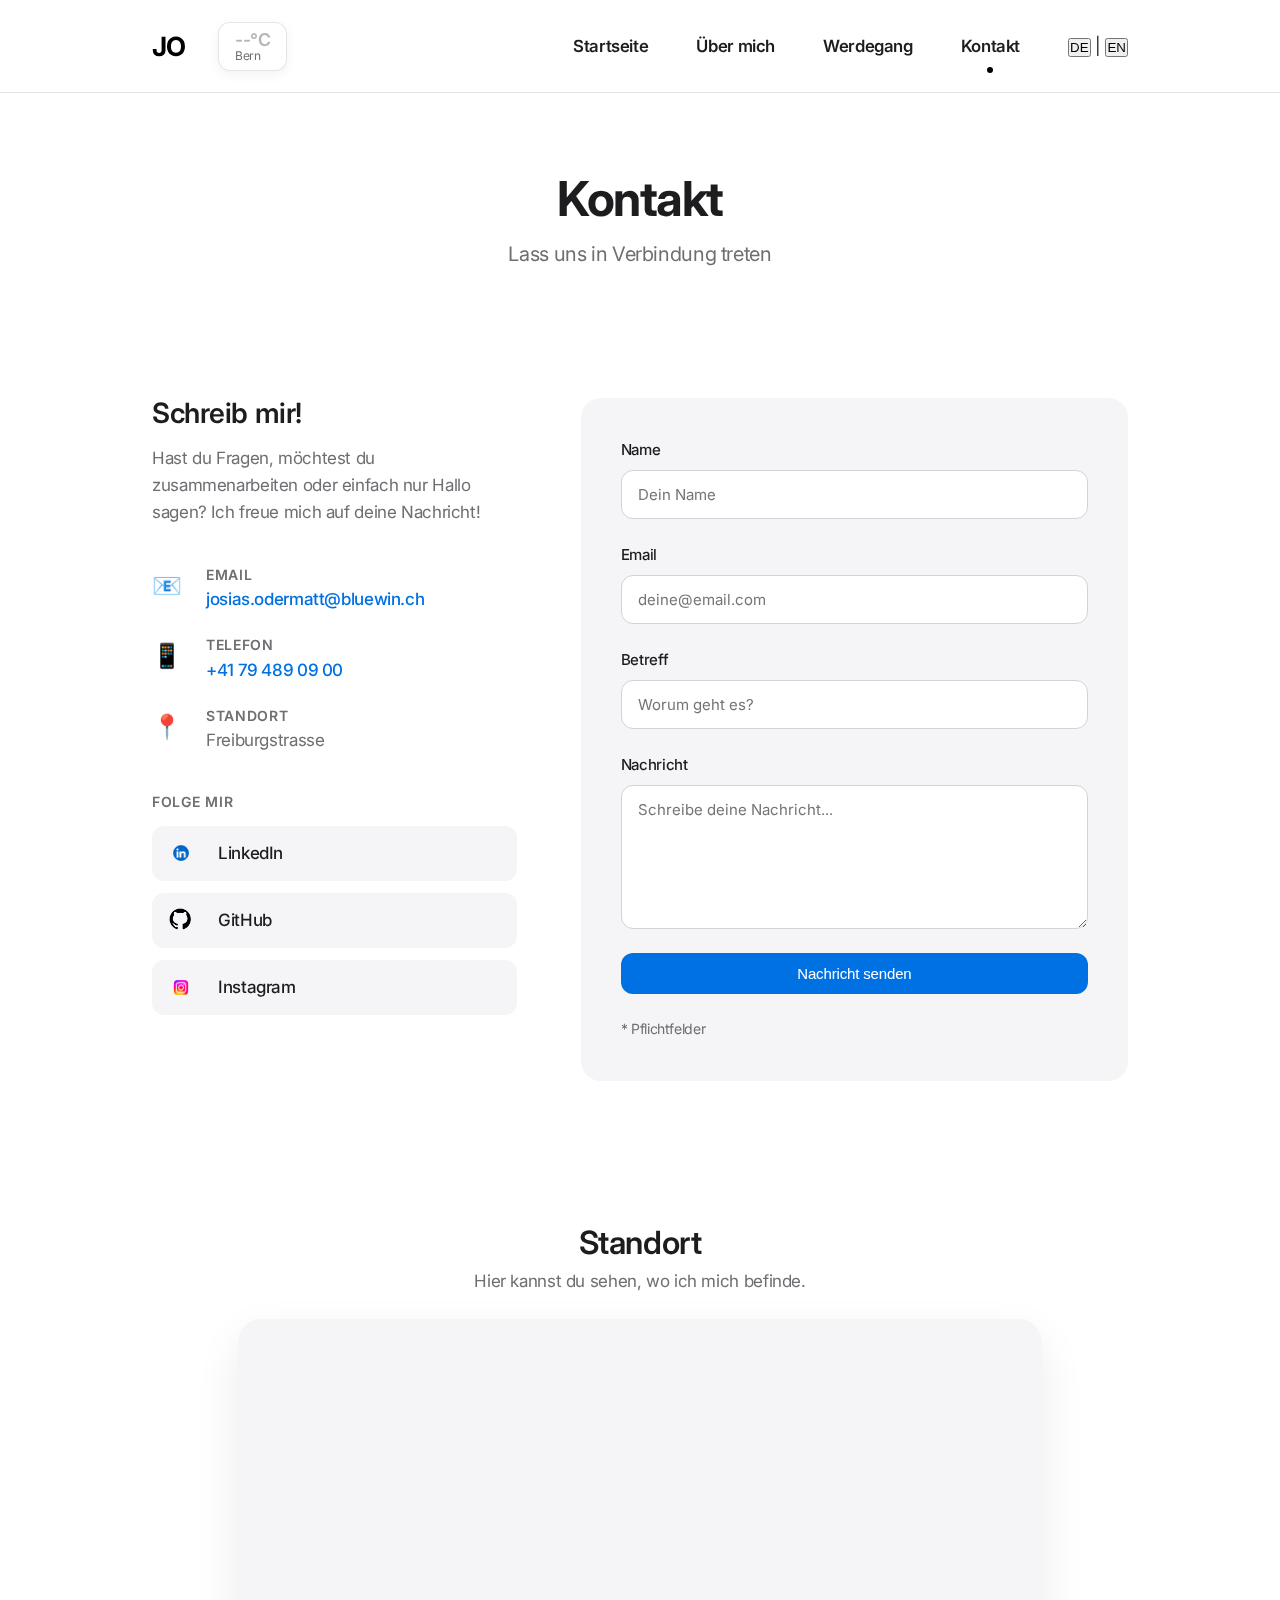
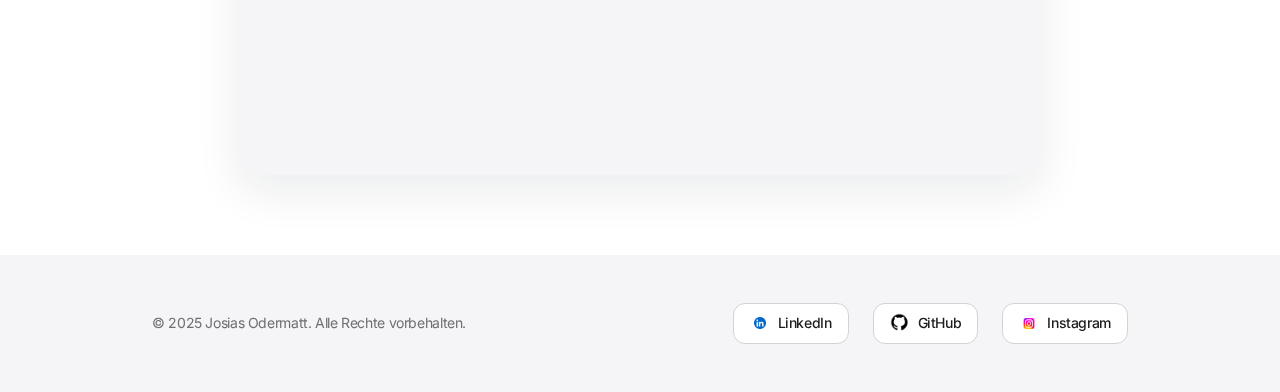
<file: kontakt.html>
<!DOCTYPE html>
<html lang="de" class="i18n-loading">
<head>
    <meta charset="UTF-8">
    <meta name="viewport" content="width=device-width, initial-scale=1.0, minimum-scale=1.0, maximum-scale=5.0, user-scalable=yes">
    <meta name="theme-color" content="#ffffff">
    <meta name="mobile-web-app-capable" content="yes">
    <script>
      (function () {
        const lang = localStorage.getItem('portfolio_language') || 'de';
        document.documentElement.dataset.lang = lang;
        document.documentElement.lang = lang;
      })();
    </script>
    <title>Portfolio - Kontakt</title>
    <link rel="stylesheet" href="style.css">
    <link href="https://fonts.googleapis.com/css2?family=Inter:wght@300;400;500;600;700;800&display=swap" rel="stylesheet">
    <script src="js/animations.js"></script>
</head>
<body class="page-loading">
    <header>
        <div class="container">
            <a href="index.html" class="logo">
                <h1>JO</h1>
            </a>
            <div class="weather-widget" id="weatherWidget">
                <div class="weather-loading">
                    <div class="loading-spinner"></div>
                </div>
            </div>
            <nav>
                <input type="checkbox" id="menu-toggle">
                <label for="menu-toggle" class="hamburger">
                    <span></span>
                    <span></span>
                    <span></span>
                </label>
                <ul class="nav-menu">
                    <li><a href="index.html" data-i18n="nav_home">Startseite</a></li>
                    <li><a href="ueber-mich.html" data-i18n="nav_about">Über mich</a></li>
                    <li><a href="werdegang.html" data-i18n="nav_career">Werdegang</a></li>
                    <li><a href="kontakt.html" class="active" data-i18n="nav_contact">Kontakt</a></li>
                    <li class="lang-switch-wrapper">
                        <div class="lang-switch" role="group" aria-label="Language selection">
                            <button type="button" class="lang-btn active" data-lang="de" aria-label="Switch to German" aria-pressed="true">DE</button>
                            <span class="lang-separator" aria-hidden="true">|</span>
                            <button type="button" class="lang-btn" data-lang="en" aria-label="Switch to English" aria-pressed="false">EN</button>
                        </div>
                    </li>
                </ul>
            </nav>
        </div>
    </header>

    <main>
        <section class="page-header">
            <div class="container">
                <h2 data-i18n="contact_page_title">Kontakt</h2>
                <p data-i18n="contact_page_subtitle">Lass uns in Verbindung treten</p>
            </div>
        </section>

        <section class="content-section">
            <div class="container">
                <div class="contact-wrapper">
                    <div class="contact-info">
                        <h3 data-i18n="contact_intro_title">Schreib mir!</h3>
                        <p data-i18n="contact_intro_text">Hast du Fragen, möchtest du zusammenarbeiten oder einfach nur Hallo sagen? Ich freue mich auf deine Nachricht!</p>

                        <div class="contact-details">
                            <div class="contact-item">
                                <span class="contact-icon">📧</span>
                                <div>
                                    <h4 data-i18n="contact_email_label">Email</h4>
                                    <a href="mailto:josias.odermatt@bluewin.ch">josias.odermatt@bluewin.ch</a>
                                </div>
                            </div>

                            <div class="contact-item">
                                <span class="contact-icon">📱</span>
                                <div>
                                    <h4 data-i18n="contact_phone_label">Telefon</h4>
                                    <a href="tel:+41794890900">+41 79 489 09 00</a>
                                </div>
                            </div>

                            <div class="contact-item">
                                <span class="contact-icon">📍</span>
                                <div>
                                    <h4 data-i18n="contact_location_label">Standort</h4>
                                    <p data-i18n="contact_location_value">Freiburgstrasse</p>
                                </div>
                            </div>
                        </div>

                        <div class="social-media">
                            <h4 data-i18n="contact_social_title">Folge mir</h4>
                            <div class="social-icons">
                                <a href="https://www.linkedin.com/in/josias-odermatt-1131512a6?utm_source=share&utm_campaign=share_via&utm_content=profile&utm_medium=ios_app " class="social-icon" title="LinkedIn">
                                    <img src="images/linkedin-logo-linkedin-icon-transparent-free-png.webp" alt="LinkedIn" class="contact-icon">
                                    LinkedIn
                                </a>
                                <a href="https://github.com/JosiasO1" class="social-icon" title="GitHub">
                                    <img src="images/github_PNG40.png" alt="GitHub" class="contact-icon">
                                    GitHub
                                </a>
                                <a href="https://www.instagram.com/josias.odermatt" class="social-icon" title="Instagram">
                                    <img src="images/Instagram-Logo.png" alt="Instagram" class="contact-icon">
                                    Instagram
                                </a>
                            </div>
                        </div>
                    </div>

                    <div class="contact-form-container">
                        <!--
                            Clean FormSubmit Contact Form - Rebuilt from scratch
                            No JavaScript required - pure HTML form submission
                            Redirects to thank-you.html after successful submission
                        -->
                        <form action="https://formsubmit.co/josias.odermatt@bluewin.ch" method="POST" class="contact-form" id="contactForm">
                            <!-- FormSubmit Configuration (hidden inputs) -->
                            <input type="hidden" name="_next" value="https://josiaso1.github.io/portfolio-page/thank-you.html">
                            <input type="hidden" name="_subject" value="Portfolio Kontaktformular">
                            <input type="hidden" name="_captcha" value="false">
                            <input type="text" name="_honey" style="display:none" tabindex="-1" autocomplete="off">

                            <!-- Template field for FormSubmit to parse the redirect -->
                            <input type="hidden" name="_template" value="box">

                            <!-- Name Field (Required) -->
                            <div class="form-group">
                                <label for="name" data-i18n="contact_form_name_label">Name *</label>
                                <input
                                    type="text"
                                    id="name"
                                    name="name"
                                    data-i18n="contact_form_name_placeholder"
                                    placeholder="Dein Name"
                                    required
                                    aria-required="true">
                            </div>

                            <!-- Email Field (Required) -->
                            <div class="form-group">
                                <label for="email" data-i18n="contact_form_email_label">Email *</label>
                                <input
                                    type="email"
                                    id="email"
                                    name="email"
                                    data-i18n="contact_form_email_placeholder"
                                    placeholder="deine@email.com"
                                    required
                                    aria-required="true">
                            </div>

                            <!-- Subject Field (Optional) -->
                            <div class="form-group">
                                <label for="subject" data-i18n="contact_form_subject_label">Betreff</label>
                                <input
                                    type="text"
                                    id="subject"
                                    name="subject"
                                    data-i18n="contact_form_subject_placeholder"
                                    placeholder="Worum geht es?">
                            </div>

                            <!-- Message Field (Required) -->
                            <div class="form-group">
                                <label for="message" data-i18n="contact_form_message_label">Nachricht *</label>
                                <textarea
                                    id="message"
                                    name="message"
                                    rows="6"
                                    data-i18n="contact_form_message_placeholder"
                                    placeholder="Schreibe deine Nachricht..."
                                    required
                                    aria-required="true"></textarea>
                            </div>

                            <!-- Submit Button -->
                            <button type="submit" class="btn btn-primary">
                                <span data-i18n="contact_form_submit">Nachricht senden</span>
                            </button>

                            <!-- Required Fields Note -->
                            <p class="form-note" data-i18n="contact_form_required">* Pflichtfelder</p>
                        </form>
                    </div>
                </div>
            </div>
        </section>

        <section id="map-section" class="contact-map-section">
            <div class="container">
                <h2 data-i18n="contact_map_title">Standort</h2>
                <p data-i18n="contact_map_subtitle">Hier kannst du sehen, wo ich mich befinde.</p>

                <div class="map-card">
                    <iframe
                        src="https://www.google.com/maps/embed?pb=!1m18!1m12!1m3!1d5490.527296435019!2d7.437970976380095!3d46.942382371136645!2m3!1f0!2f0!3f0!3m2!1i1024!2i768!4f13.1!3m3!1m2!1s0x478e39fb0d3c8a4f%3A0x6fde5011c9517c39!2sBerner%20Fachhochschule%20BFH%2C%20Wirtschaft!5e1!3m2!1sde!2sch!4v1763999797810!5m2!1sde!2sch"
                        loading="lazy"
                        referrerpolicy="no-referrer-when-downgrade"
                        allowfullscreen>
                    </iframe>
                </div>
            </div>
        </section>
    </main>

    <!-- Global Footer mit Kontakt-Links -->
    <footer class="global-footer">
        <div class="container">
            <div class="footer-content">
                <p class="footer-copyright" data-i18n="footer_copyright">&copy; 2025 Josias Odermatt. Alle Rechte vorbehalten.</p>
                <div class="footer-social-links">
                    <a href="https://www.linkedin.com/in/josias-odermatt-1131512a6?utm_source=share&utm_campaign=share_via&utm_content=profile&utm_medium=ios_app" class="footer-social-link" title="LinkedIn" target="_blank" rel="noopener noreferrer">
                        <img src="images/linkedin-logo-linkedin-icon-transparent-free-png.webp" alt="LinkedIn" class="footer-icon">
                        <span>LinkedIn</span>
                    </a>
                    <a href="https://github.com/JosiasO1" class="footer-social-link" title="GitHub" target="_blank" rel="noopener noreferrer">
                        <img src="images/github_PNG40.png" alt="GitHub" class="footer-icon">
                        <span>GitHub</span>
                    </a>
                    <a href="https://www.instagram.com/josias.odermatt" class="footer-social-link" title="Instagram" target="_blank" rel="noopener noreferrer">
                        <img src="images/Instagram-Logo.png" alt="Instagram" class="footer-icon">
                        <span>Instagram</span>
                    </a>
                </div>
            </div>
        </div>
    </footer>

    <!-- External JavaScript Modules -->
    <script src="js/navigation.js"></script>
    <script src="js/skills.js"></script>
    <script src="js/weather.js"></script>
    <script src="js/contact-form.js"></script>
    <script src="js/i18n.js"></script>
    <script src="js/init.js"></script>
</body>
</html>
</file>
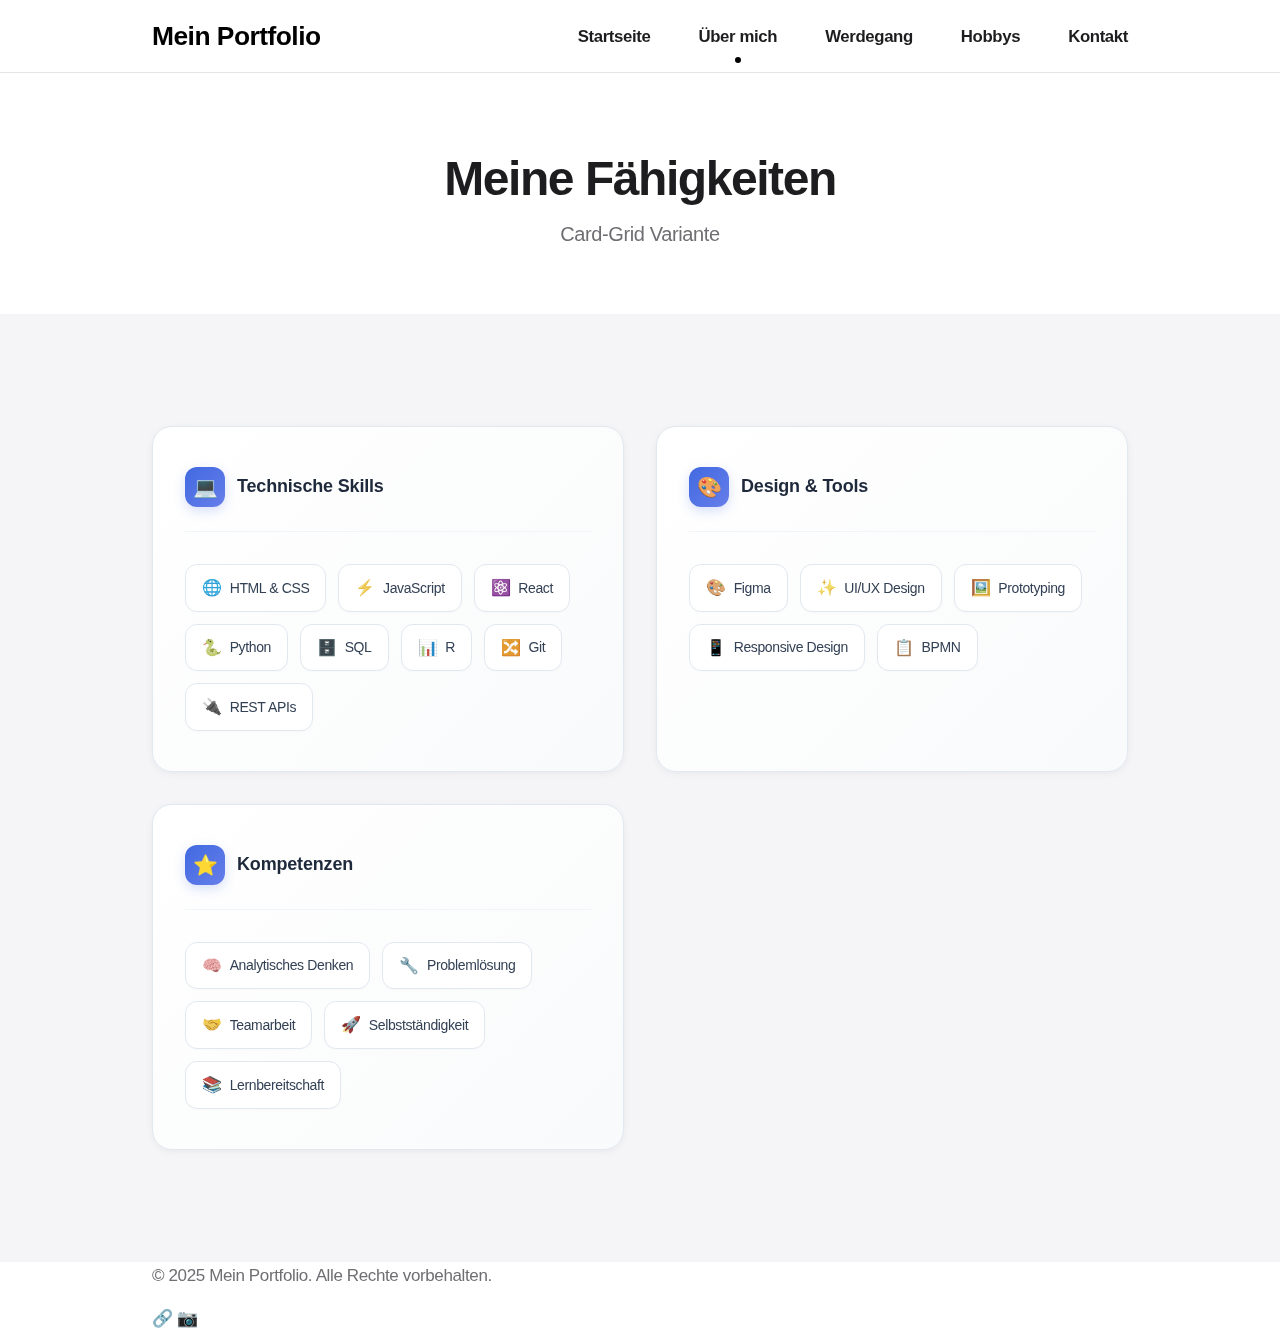
<file: skills-card-variant.html>
<!DOCTYPE html>
<html lang="de">
<head>
    <meta charset="UTF-8">
    <meta name="viewport" content="width=device-width, initial-scale=1.0">
    <title>Skills - Card Variant</title>
    <link rel="stylesheet" href="style.css">
    <link href="https://fonts.googleapis.com/css2?family=Poppins:wght@300;400;500;600;700&display=swap" rel="stylesheet">
    <style>
        /* Alternative Card-Grid Variante */
        .skills-card-container {
            max-width: 1100px;
            margin: 0 auto;
            display: grid;
            grid-template-columns: repeat(auto-fit, minmax(320px, 1fr));
            gap: 2rem;
            padding: 2rem 0;
        }

        .skill-card {
            background: linear-gradient(135deg, #ffffff 0%, #f9fafb 100%);
            border: 1px solid #e2e8f0;
            border-radius: 20px;
            padding: 2.5rem 2rem;
            transition: all 0.3s cubic-bezier(0.4, 0, 0.2, 1);
            box-shadow: 0 2px 8px rgba(0, 0, 0, 0.04),
                        0 1px 4px rgba(0, 0, 0, 0.02);
            position: relative;
            overflow: hidden;
        }

        .skill-card::before {
            content: '';
            position: absolute;
            top: 0;
            left: 0;
            right: 0;
            height: 3px;
            background: linear-gradient(90deg, #4169E1, #667eea);
            opacity: 0;
            transition: opacity 0.3s ease;
        }

        .skill-card:hover::before {
            opacity: 1;
        }

        .skill-card:hover {
            transform: translateY(-5px);
            box-shadow: 0 12px 24px rgba(65, 105, 225, 0.12),
                        0 6px 12px rgba(65, 105, 225, 0.08);
            border-color: #cbd5e1;
        }

        .skill-card-header {
            display: flex;
            align-items: center;
            gap: 0.75rem;
            margin-bottom: 2rem;
            padding-bottom: 1.5rem;
            border-bottom: 1px solid #f1f5f9;
        }

        .skill-card-icon {
            width: 40px;
            height: 40px;
            background: linear-gradient(135deg, #4169E1 0%, #667eea 100%);
            border-radius: 12px;
            display: flex;
            align-items: center;
            justify-content: center;
            font-size: 1.25rem;
            box-shadow: 0 4px 12px rgba(65, 105, 225, 0.2);
        }

        .skill-card h4 {
            font-size: 1.125rem;
            color: #1e293b;
            font-weight: 600;
            margin: 0;
            letter-spacing: -0.01em;
        }

        .skill-card-badges {
            display: flex;
            flex-wrap: wrap;
            gap: 0.75rem;
        }

        .skill-card-badge {
            display: inline-flex;
            align-items: center;
            gap: 0.5rem;
            padding: 0.625rem 1rem;
            background: #ffffff;
            border: 1px solid #e2e8f0;
            border-radius: 12px;
            font-size: 0.875rem;
            font-weight: 500;
            color: #334155;
            transition: all 0.2s ease;
            box-shadow: 0 1px 2px rgba(0, 0, 0, 0.02);
        }

        .skill-card-badge:hover {
            background: #f0f6ff;
            border-color: #4169E1;
            color: #4169E1;
            transform: translateY(-1px);
            box-shadow: 0 2px 4px rgba(65, 105, 225, 0.1);
        }

        .skill-card-badge-icon {
            font-size: 1rem;
            filter: grayscale(0.3);
            transition: filter 0.2s ease;
        }

        .skill-card-badge:hover .skill-card-badge-icon {
            filter: grayscale(0);
        }
    </style>
</head>
<body>
    <header>
        <div class="container">
            <div class="logo">
                <h1>Mein Portfolio</h1>
            </div>
            <nav>
                <input type="checkbox" id="menu-toggle">
                <label for="menu-toggle" class="hamburger">
                    <span></span>
                    <span></span>
                    <span></span>
                </label>
                <ul class="nav-menu">
                    <li><a href="index.html">Startseite</a></li>
                    <li><a href="ueber-mich.html" class="active">Über mich</a></li>
                    <li><a href="werdegang.html">Werdegang</a></li>
                    <li><a href="hobbys.html">Hobbys</a></li>
                    <li><a href="kontakt.html">Kontakt</a></li>
                </ul>
            </nav>
        </div>
    </header>

    <main>
        <section class="page-header">
            <div class="container">
                <h2>Meine Fähigkeiten</h2>
                <p>Card-Grid Variante</p>
            </div>
        </section>

        <section class="skills-section">
            <div class="container">
                <div class="skills-card-container">
                    <!-- Technische Skills Card -->
                    <div class="skill-card">
                        <div class="skill-card-header">
                            <div class="skill-card-icon">💻</div>
                            <h4>Technische Skills</h4>
                        </div>
                        <div class="skill-card-badges">
                            <span class="skill-card-badge">
                                <span class="skill-card-badge-icon">🌐</span>
                                <span>HTML & CSS</span>
                            </span>
                            <span class="skill-card-badge">
                                <span class="skill-card-badge-icon">⚡</span>
                                <span>JavaScript</span>
                            </span>
                            <span class="skill-card-badge">
                                <span class="skill-card-badge-icon">⚛️</span>
                                <span>React</span>
                            </span>
                            <span class="skill-card-badge">
                                <span class="skill-card-badge-icon">🐍</span>
                                <span>Python</span>
                            </span>
                            <span class="skill-card-badge">
                                <span class="skill-card-badge-icon">🗄️</span>
                                <span>SQL</span>
                            </span>
                            <span class="skill-card-badge">
                                <span class="skill-card-badge-icon">📊</span>
                                <span>R</span>
                            </span>
                            <span class="skill-card-badge">
                                <span class="skill-card-badge-icon">🔀</span>
                                <span>Git</span>
                            </span>
                            <span class="skill-card-badge">
                                <span class="skill-card-badge-icon">🔌</span>
                                <span>REST APIs</span>
                            </span>
                        </div>
                    </div>

                    <!-- Design & Tools Card -->
                    <div class="skill-card">
                        <div class="skill-card-header">
                            <div class="skill-card-icon">🎨</div>
                            <h4>Design & Tools</h4>
                        </div>
                        <div class="skill-card-badges">
                            <span class="skill-card-badge">
                                <span class="skill-card-badge-icon">🎨</span>
                                <span>Figma</span>
                            </span>
                            <span class="skill-card-badge">
                                <span class="skill-card-badge-icon">✨</span>
                                <span>UI/UX Design</span>
                            </span>
                            <span class="skill-card-badge">
                                <span class="skill-card-badge-icon">🖼️</span>
                                <span>Prototyping</span>
                            </span>
                            <span class="skill-card-badge">
                                <span class="skill-card-badge-icon">📱</span>
                                <span>Responsive Design</span>
                            </span>
                            <span class="skill-card-badge">
                                <span class="skill-card-badge-icon">📋</span>
                                <span>BPMN</span>
                            </span>
                        </div>
                    </div>

                    <!-- Kompetenzen Card -->
                    <div class="skill-card">
                        <div class="skill-card-header">
                            <div class="skill-card-icon">⭐</div>
                            <h4>Kompetenzen</h4>
                        </div>
                        <div class="skill-card-badges">
                            <span class="skill-card-badge">
                                <span class="skill-card-badge-icon">🧠</span>
                                <span>Analytisches Denken</span>
                            </span>
                            <span class="skill-card-badge">
                                <span class="skill-card-badge-icon">🔧</span>
                                <span>Problemlösung</span>
                            </span>
                            <span class="skill-card-badge">
                                <span class="skill-card-badge-icon">🤝</span>
                                <span>Teamarbeit</span>
                            </span>
                            <span class="skill-card-badge">
                                <span class="skill-card-badge-icon">🚀</span>
                                <span>Selbstständigkeit</span>
                            </span>
                            <span class="skill-card-badge">
                                <span class="skill-card-badge-icon">📚</span>
                                <span>Lernbereitschaft</span>
                            </span>
                        </div>
                    </div>
                </div>
            </div>
        </section>
    </main>

    <footer>
        <div class="container">
            <div class="footer-content">
                <p>&copy; 2025 Mein Portfolio. Alle Rechte vorbehalten.</p>
                <div class="social-links">
                    <a href="https://github.com/JosiasO1" title="GitHub" target="_blank">🔗</a>
                    <a href="https://www.instagram.com/josias.odermatt" title="Instagram" target="_blank">📷</a>
                </div>
            </div>
        </div>
    </footer>
</body>
</html>
</file>
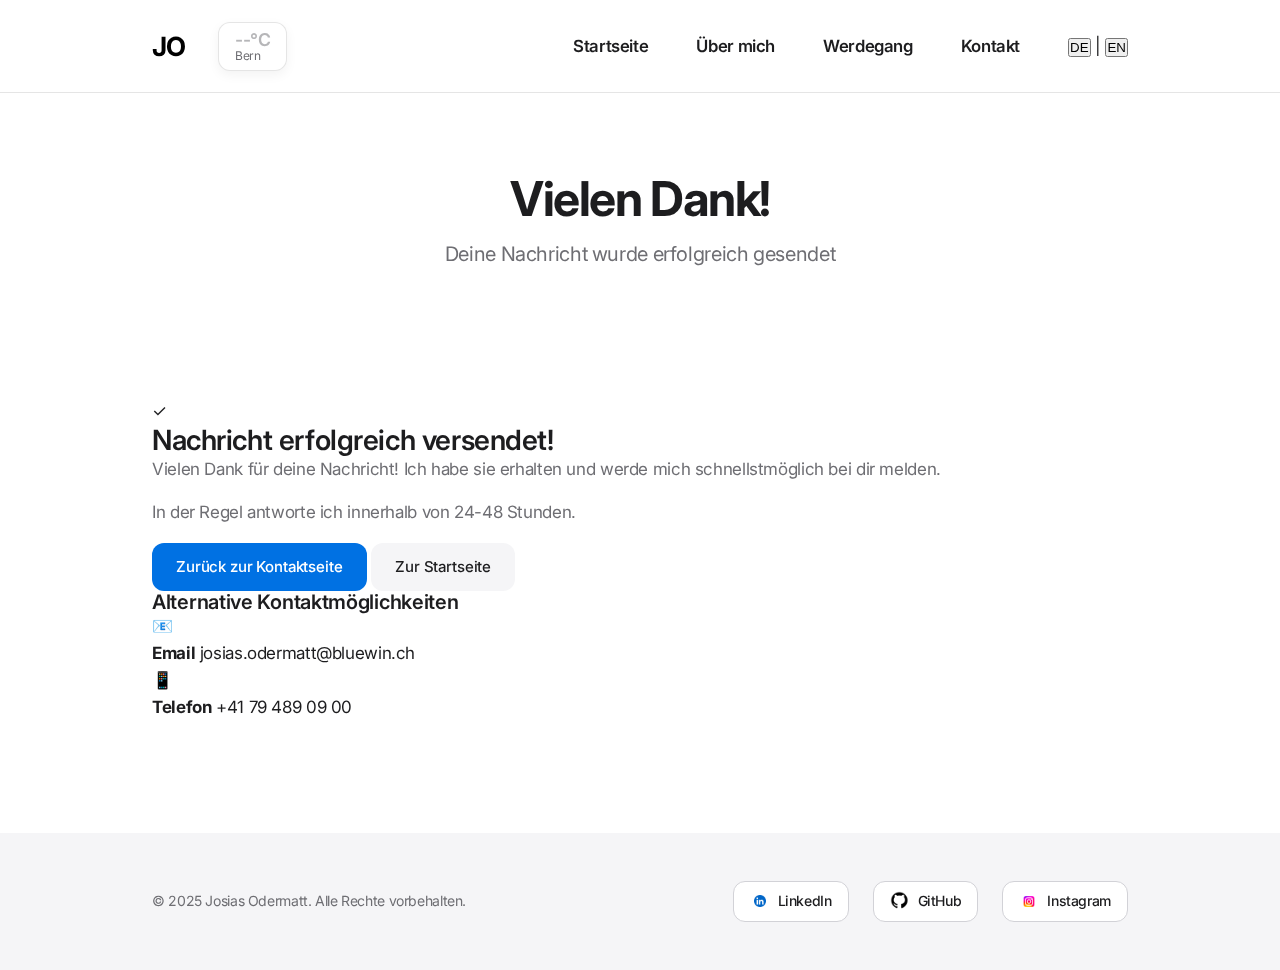
<file: thank-you.html>
<!DOCTYPE html>
<html lang="de" class="i18n-loading">
<head>
    <meta charset="UTF-8">
    <meta name="viewport" content="width=device-width, initial-scale=1.0, minimum-scale=1.0, maximum-scale=5.0, user-scalable=yes">
    <meta name="theme-color" content="#ffffff">
    <meta name="mobile-web-app-capable" content="yes">
    <!-- Inline script for language detection (prevents FOUC) -->
    <script>
      (function () {
        const lang = localStorage.getItem('portfolio_language') || 'de';
        document.documentElement.dataset.lang = lang;
        document.documentElement.lang = lang;
      })();
    </script>
    <title>Portfolio - Nachricht gesendet</title>
    <link rel="stylesheet" href="style.css">
    <link href="https://fonts.googleapis.com/css2?family=Inter:wght@300;400;500;600;700;800&display=swap" rel="stylesheet">
    <script src="js/animations.js"></script>
</head>
<body class="page-loading">
    <header>
        <div class="container">
            <a href="index.html" class="logo">
                <h1>JO</h1>
            </a>
            <div class="weather-widget" id="weatherWidget">
                <div class="weather-loading">
                    <div class="loading-spinner"></div>
                </div>
            </div>
            <nav>
                <input type="checkbox" id="menu-toggle">
                <label for="menu-toggle" class="hamburger">
                    <span></span>
                    <span></span>
                    <span></span>
                </label>
                <ul class="nav-menu">
                    <li><a href="index.html" data-i18n="nav_home">Startseite</a></li>
                    <li><a href="ueber-mich.html" data-i18n="nav_about">Über mich</a></li>
                    <li><a href="werdegang.html" data-i18n="nav_career">Werdegang</a></li>
                    <li><a href="kontakt.html" data-i18n="nav_contact">Kontakt</a></li>
                    <li class="lang-switch-wrapper">
                        <div class="lang-switch" role="group" aria-label="Language selection">
                            <button type="button" class="lang-btn active" data-lang="de" aria-label="Switch to German" aria-pressed="true">DE</button>
                            <span class="lang-separator" aria-hidden="true">|</span>
                            <button type="button" class="lang-btn" data-lang="en" aria-label="Switch to English" aria-pressed="false">EN</button>
                        </div>
                    </li>
                </ul>
            </nav>
        </div>
    </header>

    <main>
        <!-- Thank You Hero Section -->
        <section class="page-header">
            <div class="container">
                <h2 data-i18n="thankyou_page_title">Vielen Dank!</h2>
                <p data-i18n="thankyou_page_subtitle">Deine Nachricht wurde erfolgreich gesendet</p>
            </div>
        </section>

        <!-- Thank You Content Section -->
        <section class="content-section">
            <div class="container">
                <div class="thank-you-wrapper">
                    <!-- Success Message Card -->
                    <div class="thank-you-content">
                        <!-- Large Success Icon -->
                        <div class="success-icon-large">✓</div>

                        <!-- Success Title -->
                        <h3 data-i18n="thankyou_message_title">Nachricht erfolgreich versendet!</h3>

                        <!-- Success Message -->
                        <p class="thank-you-message" data-i18n="thankyou_message_text">
                            Vielen Dank für deine Nachricht! Ich habe sie erhalten und werde mich schnellstmöglich bei dir melden.
                        </p>

                        <!-- Sub-message -->
                        <p class="thank-you-submessage" data-i18n="thankyou_submessage">
                            In der Regel antworte ich innerhalb von 24-48 Stunden.
                        </p>

                        <!-- Action Buttons -->
                        <div class="thank-you-actions">
                            <a href="kontakt.html" class="btn btn-primary" data-i18n="thankyou_btn_back">
                                Zurück zur Kontaktseite
                            </a>
                            <a href="index.html" class="btn btn-secondary" data-i18n="thankyou_btn_home">
                                Zur Startseite
                            </a>
                        </div>

                        <!-- Alternative Contact Methods -->
                        <div class="thank-you-info">
                            <h4 data-i18n="thankyou_alternative_title">Alternative Kontaktmöglichkeiten</h4>
                            <div class="contact-methods">
                                <div class="contact-method-item">
                                    <span class="contact-method-icon">📧</span>
                                    <div>
                                        <strong data-i18n="contact_email_label">Email</strong>
                                        <a href="mailto:josias.odermatt@bluewin.ch">josias.odermatt@bluewin.ch</a>
                                    </div>
                                </div>
                                <div class="contact-method-item">
                                    <span class="contact-method-icon">📱</span>
                                    <div>
                                        <strong data-i18n="contact_phone_label">Telefon</strong>
                                        <a href="tel:+41794890900">+41 79 489 09 00</a>
                                    </div>
                                </div>
                            </div>
                        </div>
                    </div>
                </div>
            </div>
        </section>
    </main>

    <!-- Global Footer -->
    <footer class="global-footer">
        <div class="container">
            <div class="footer-content">
                <p class="footer-copyright" data-i18n="footer_copyright">&copy; 2025 Josias Odermatt. Alle Rechte vorbehalten.</p>
                <div class="footer-social-links">
                    <a href="https://www.linkedin.com/in/josias-odermatt-1131512a6?utm_source=share&utm_campaign=share_via&utm_content=profile&utm_medium=ios_app" class="footer-social-link" title="LinkedIn" target="_blank" rel="noopener noreferrer">
                        <img src="images/linkedin-logo-linkedin-icon-transparent-free-png.webp" alt="LinkedIn" class="footer-icon">
                        <span>LinkedIn</span>
                    </a>
                    <a href="https://github.com/JosiasO1" class="footer-social-link" title="GitHub" target="_blank" rel="noopener noreferrer">
                        <img src="images/github_PNG40.png" alt="GitHub" class="footer-icon">
                        <span>GitHub</span>
                    </a>
                    <a href="https://www.instagram.com/josias.odermatt" class="footer-social-link" title="Instagram" target="_blank" rel="noopener noreferrer">
                        <img src="images/Instagram-Logo.png" alt="Instagram" class="footer-icon">
                        <span>Instagram</span>
                    </a>
                </div>
            </div>
        </div>
    </footer>

    <!-- External JavaScript Modules -->
    <script src="js/navigation.js"></script>
    <script src="js/skills.js"></script>
    <script src="js/weather.js"></script>
    <script src="js/i18n.js"></script>
    <script src="js/init.js"></script>
</body>
</html>
</file>
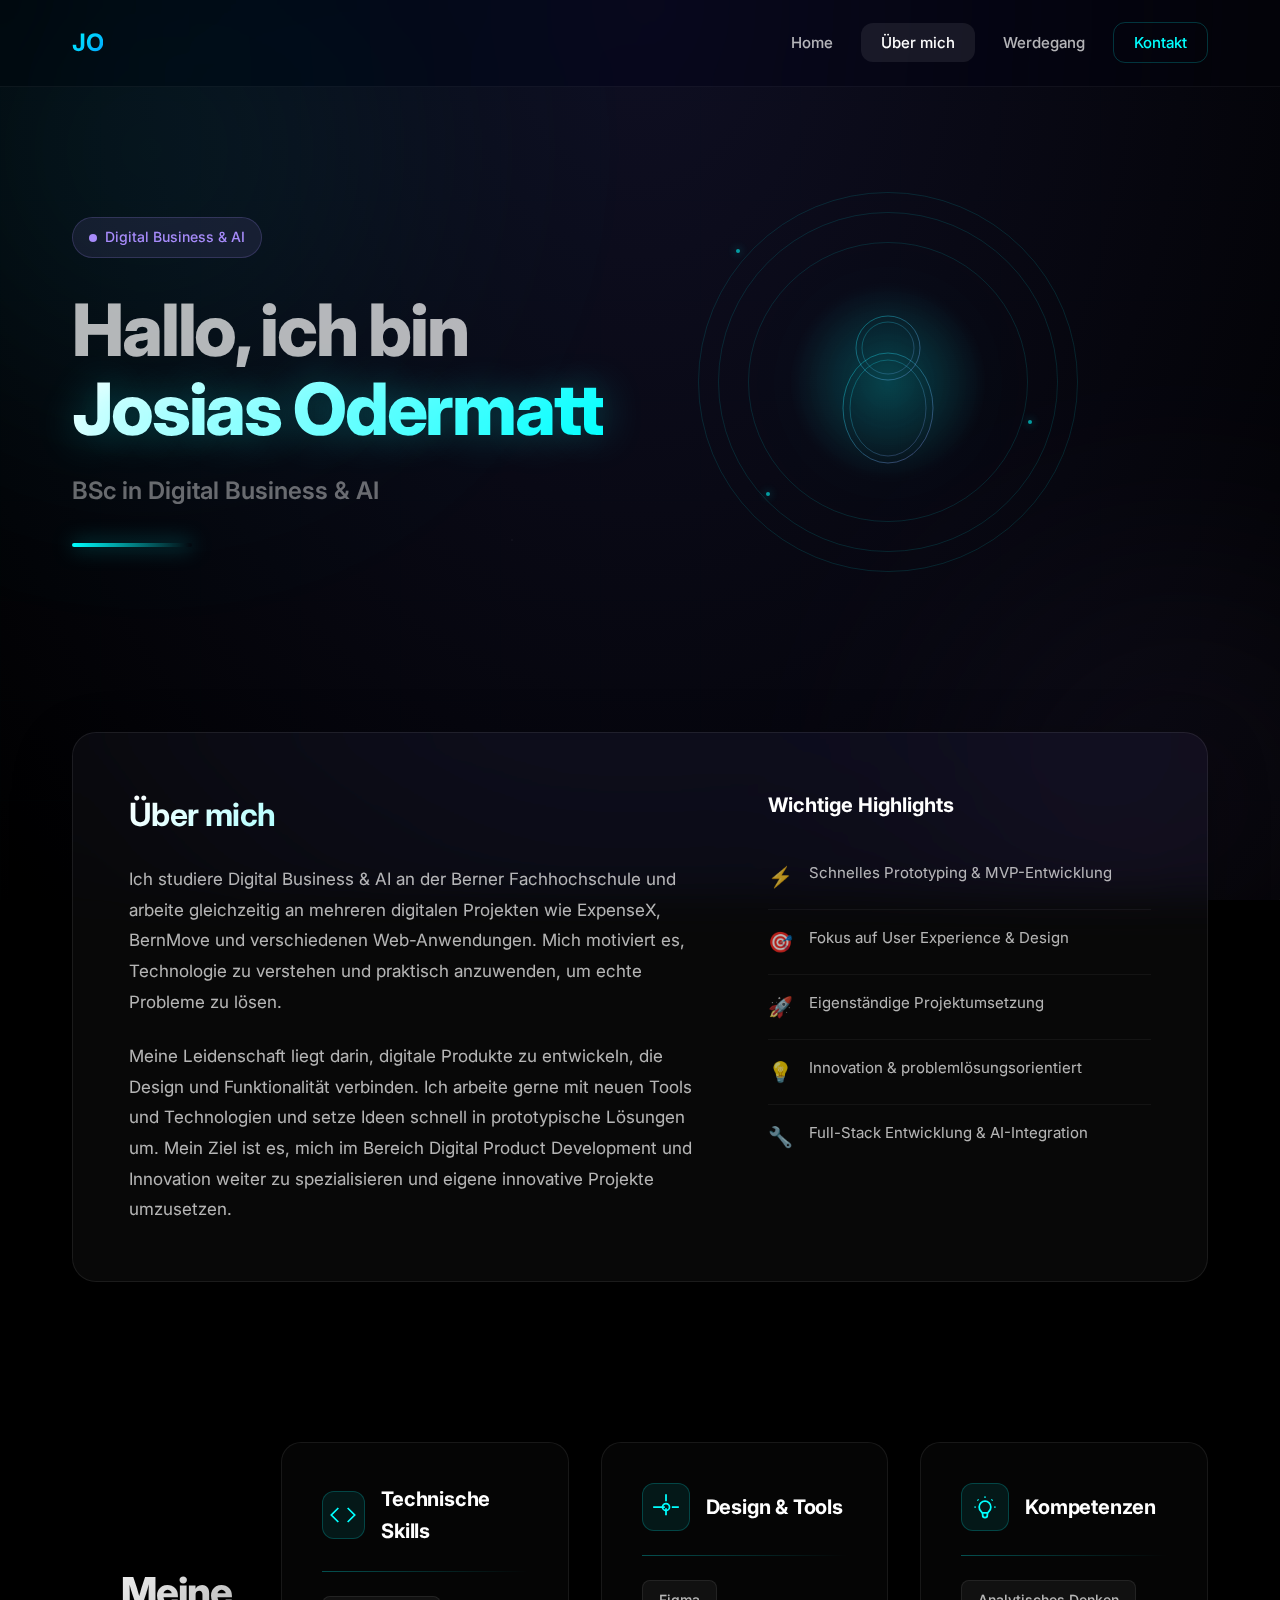
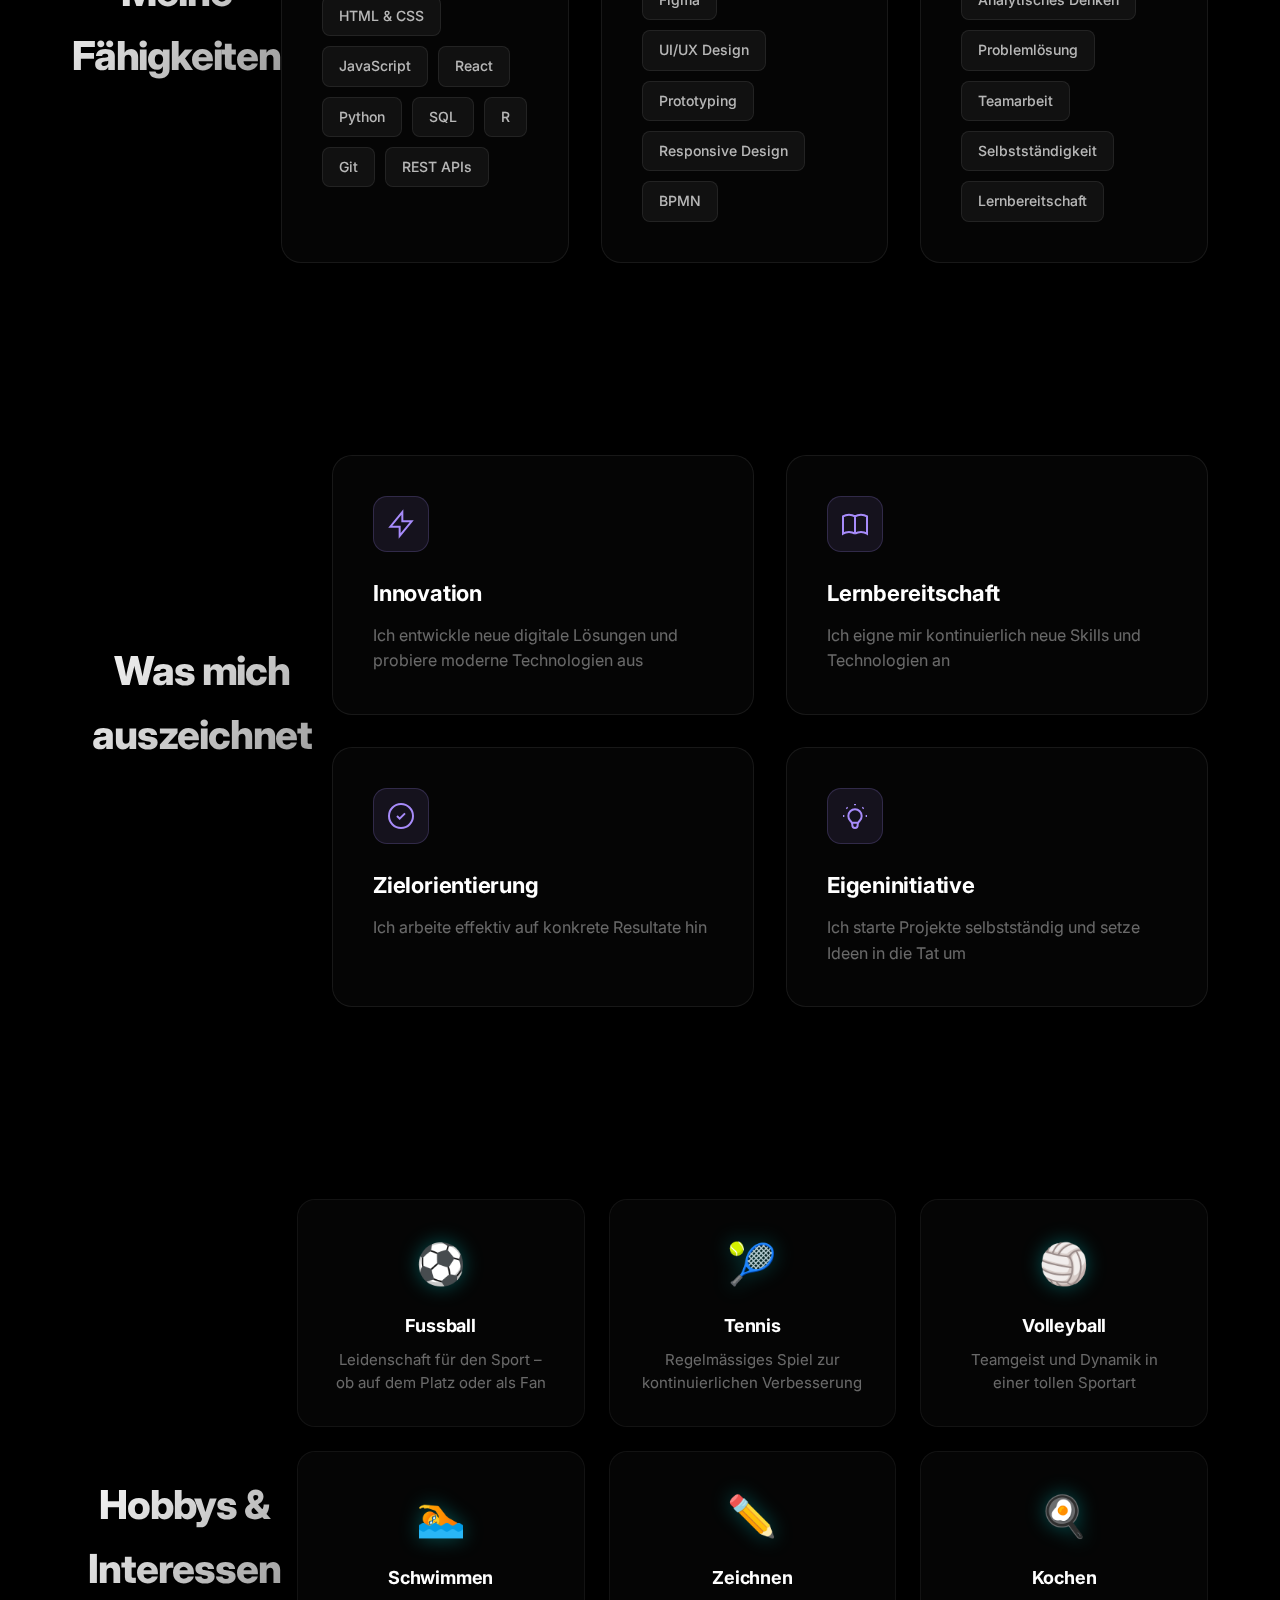
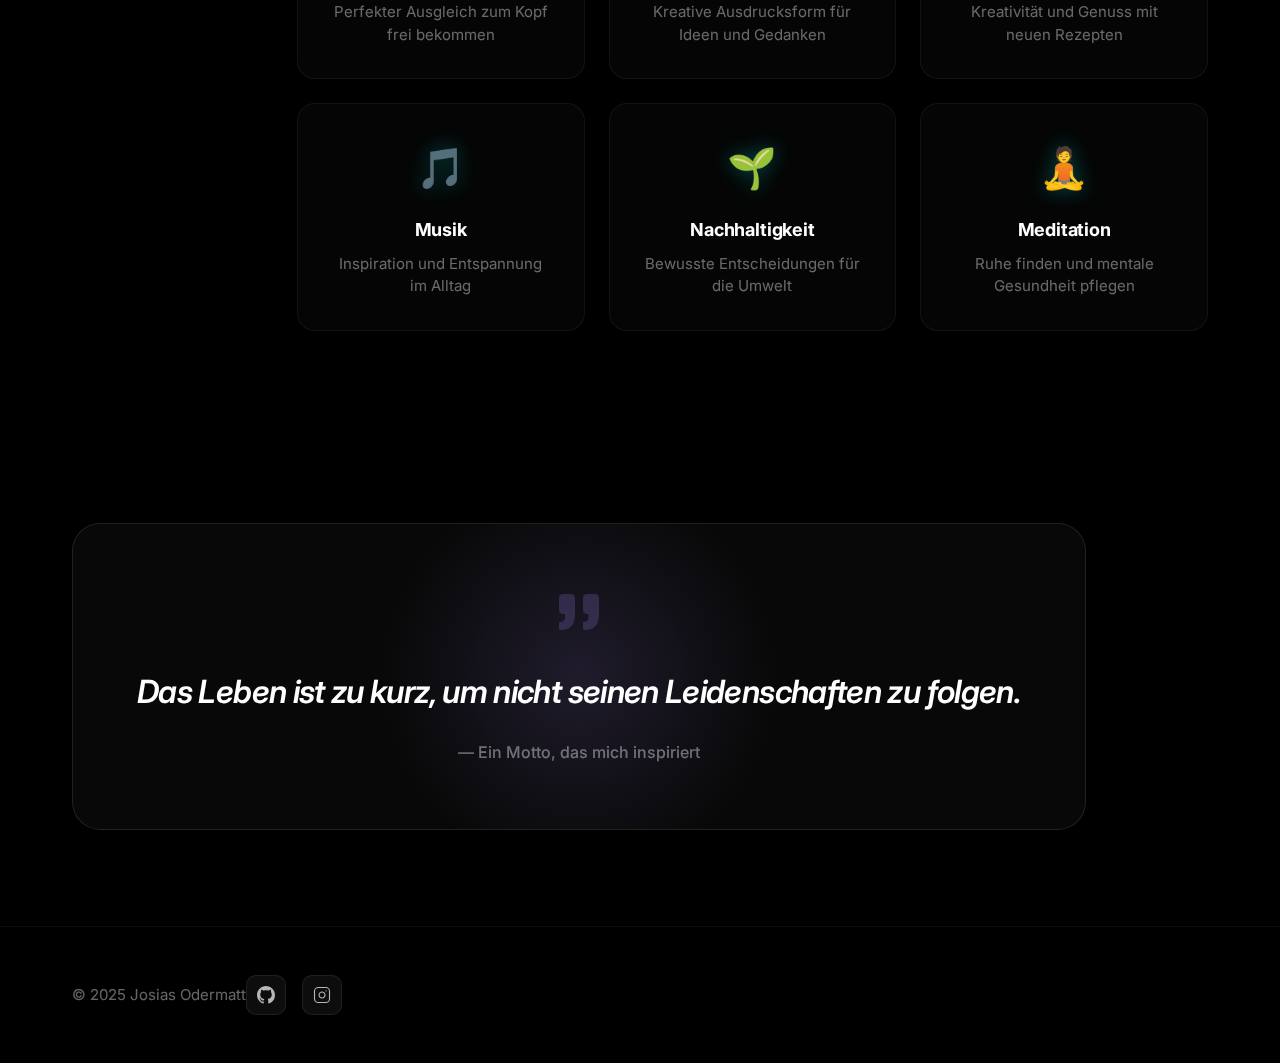
<file: ueber-mich-ultra.html>
<!DOCTYPE html>
<html lang="de">
<head>
    <meta charset="UTF-8">
    <meta name="viewport" content="width=device-width, initial-scale=1.0">
    <title>Über mich - Josias Odermatt</title>
    <link rel="stylesheet" href="style-about-ultra.css">
    <link href="https://fonts.googleapis.com/css2?family=Inter:wght@200;300;400;500;600;700;800&display=swap" rel="stylesheet">
</head>
<body class="ultra-about">
    <!-- Deep Space Background -->
    <div class="deep-space-bg">
        <div class="space-particles"></div>
        <div class="ambient-glow glow-1"></div>
        <div class="ambient-glow glow-2"></div>
        <div class="grid-overlay"></div>
    </div>

    <!-- Ultra Clean Navigation -->
    <nav class="ultra-nav">
        <div class="ultra-container">
            <div class="nav-brand">
                <span class="brand-initials">JO</span>
            </div>
            <ul class="nav-links">
                <li><a href="index-ultra.html" class="nav-link">Home</a></li>
                <li><a href="ueber-mich-ultra.html" class="nav-link active">Über mich</a></li>
                <li><a href="werdegang.html" class="nav-link">Werdegang</a></li>
                <li><a href="kontakt.html" class="nav-link nav-link-contact">Kontakt</a></li>
            </ul>
        </div>
    </nav>

    <!-- Hero Section with Portrait -->
    <section class="hero-about">
        <div class="ultra-container">
            <div class="hero-grid-about">
                <!-- Left: Text Content -->
                <div class="hero-intro">
                    <div class="intro-eyebrow">
                        <span class="eyebrow-dot"></span>
                        <span>Digital Business & AI</span>
                    </div>
                    <h1 class="hero-name-large">
                        Hallo, ich bin<br>
                        <span class="name-glow">Josias Odermatt</span>
                    </h1>
                    <p class="hero-subtitle-about">
                        BSc in Digital Business & AI
                    </p>
                    <div class="hero-divider"></div>
                </div>

                <!-- Right: Holographic Portrait -->
                <div class="hero-portrait">
                    <div class="portrait-container">
                        <div class="orbit-ring orbit-1"></div>
                        <div class="orbit-ring orbit-2"></div>
                        <div class="orbit-ring orbit-3"></div>
                        <div class="portrait-core">
                            <div class="core-glow"></div>
                            <svg width="180" height="180" viewBox="0 0 180 180" fill="none">
                                <circle cx="90" cy="60" r="32" stroke="url(#portraitGradient)" stroke-width="0.5" opacity="0.7"/>
                                <circle cx="90" cy="60" r="26" stroke="url(#portraitGradient)" stroke-width="0.5" opacity="0.5"/>
                                <ellipse cx="90" cy="120" rx="45" ry="55" stroke="url(#portraitGradient)" stroke-width="0.5" opacity="0.7"/>
                                <ellipse cx="90" cy="120" rx="38" ry="48" stroke="url(#portraitGradient)" stroke-width="0.5" opacity="0.5"/>
                                <line x1="50" y1="50" x2="130" y2="50" stroke="url(#portraitGradient)" stroke-width="0.3" opacity="0.3"/>
                                <line x1="50" y1="80" x2="130" y2="80" stroke="url(#portraitGradient)" stroke-width="0.3" opacity="0.3"/>
                                <line x1="50" y1="110" x2="130" y2="110" stroke="url(#portraitGradient)" stroke-width="0.3" opacity="0.3"/>
                                <defs>
                                    <linearGradient id="portraitGradient" x1="0%" y1="0%" x2="100%" y2="100%">
                                        <stop offset="0%" style="stop-color:#00ffff;stop-opacity:1" />
                                        <stop offset="100%" style="stop-color:#a78bfa;stop-opacity:1" />
                                    </linearGradient>
                                </defs>
                            </svg>
                        </div>
                        <div class="float-particle p1"></div>
                        <div class="float-particle p2"></div>
                        <div class="float-particle p3"></div>
                    </div>
                </div>
            </div>
        </div>
    </section>

    <!-- About Text Section (Two Columns) -->
    <section class="about-content">
        <div class="ultra-container">
            <div class="glass-panel-large">
                <div class="about-columns">
                    <!-- Left Column: Main Text -->
                    <div class="about-col-main">
                        <h2 class="section-title-inline">Über mich</h2>
                        <p>Ich studiere Digital Business & AI an der Berner Fachhochschule und arbeite gleichzeitig an mehreren digitalen Projekten wie ExpenseX, BernMove und verschiedenen Web-Anwendungen. Mich motiviert es, Technologie zu verstehen und praktisch anzuwenden, um echte Probleme zu lösen.</p>
                        <p>Meine Leidenschaft liegt darin, digitale Produkte zu entwickeln, die Design und Funktionalität verbinden. Ich arbeite gerne mit neuen Tools und Technologien und setze Ideen schnell in prototypische Lösungen um. Mein Ziel ist es, mich im Bereich Digital Product Development und Innovation weiter zu spezialisieren und eigene innovative Projekte umzusetzen.</p>
                    </div>

                    <!-- Right Column: Highlights -->
                    <div class="about-col-highlights">
                        <h3 class="highlights-title">Wichtige Highlights</h3>
                        <ul class="highlights-list">
                            <li>
                                <span class="highlight-icon">⚡</span>
                                <span>Schnelles Prototyping & MVP-Entwicklung</span>
                            </li>
                            <li>
                                <span class="highlight-icon">🎯</span>
                                <span>Fokus auf User Experience & Design</span>
                            </li>
                            <li>
                                <span class="highlight-icon">🚀</span>
                                <span>Eigenständige Projektumsetzung</span>
                            </li>
                            <li>
                                <span class="highlight-icon">💡</span>
                                <span>Innovation & problemlösungsorientiert</span>
                            </li>
                            <li>
                                <span class="highlight-icon">🔧</span>
                                <span>Full-Stack Entwicklung & AI-Integration</span>
                            </li>
                        </ul>
                    </div>
                </div>
            </div>
        </div>
    </section>

    <!-- Skills Section (Futuristic Cards) -->
    <section class="skills-futuristic">
        <div class="ultra-container">
            <h2 class="section-title-center">Meine Fähigkeiten</h2>
            <div class="skills-grid-ultra">
                <!-- Card 1: Technical Skills -->
                <div class="skill-card-ultra">
                    <div class="skill-card-glow"></div>
                    <div class="skill-card-header">
                        <div class="skill-icon-wrapper">
                            <svg width="28" height="28" viewBox="0 0 24 24" fill="none" stroke="currentColor">
                                <polyline points="16 18 22 12 16 6" stroke-width="1.5"/>
                                <polyline points="8 6 2 12 8 18" stroke-width="1.5"/>
                            </svg>
                        </div>
                        <h3>Technische Skills</h3>
                    </div>
                    <div class="skill-divider"></div>
                    <div class="skill-tags">
                        <span class="skill-tag">HTML & CSS</span>
                        <span class="skill-tag">JavaScript</span>
                        <span class="skill-tag">React</span>
                        <span class="skill-tag">Python</span>
                        <span class="skill-tag">SQL</span>
                        <span class="skill-tag">R</span>
                        <span class="skill-tag">Git</span>
                        <span class="skill-tag">REST APIs</span>
                    </div>
                </div>

                <!-- Card 2: Design & Tools -->
                <div class="skill-card-ultra">
                    <div class="skill-card-glow"></div>
                    <div class="skill-card-header">
                        <div class="skill-icon-wrapper">
                            <svg width="28" height="28" viewBox="0 0 24 24" fill="none" stroke="currentColor">
                                <circle cx="12" cy="12" r="3" stroke-width="1.5"/>
                                <path d="M12 1v6m0 6v6m11-7h-6m-6 0H1" stroke-width="1.5"/>
                            </svg>
                        </div>
                        <h3>Design & Tools</h3>
                    </div>
                    <div class="skill-divider"></div>
                    <div class="skill-tags">
                        <span class="skill-tag">Figma</span>
                        <span class="skill-tag">UI/UX Design</span>
                        <span class="skill-tag">Prototyping</span>
                        <span class="skill-tag">Responsive Design</span>
                        <span class="skill-tag">BPMN</span>
                    </div>
                </div>

                <!-- Card 3: Kompetenzen -->
                <div class="skill-card-ultra">
                    <div class="skill-card-glow"></div>
                    <div class="skill-card-header">
                        <div class="skill-icon-wrapper">
                            <svg width="28" height="28" viewBox="0 0 24 24" fill="none" stroke="currentColor">
                                <path d="M9.663 17h4.673M12 3v1m6.364 1.636l-.707.707M21 12h-1M4 12H3m3.343-5.657l-.707-.707m2.828 9.9a5 5 0 117.072 0l-.548.547A3.374 3.374 0 0014 18.469V19a2 2 0 11-4 0v-.531c0-.895-.356-1.754-.988-2.386l-.548-.547z" stroke-width="1.5"/>
                            </svg>
                        </div>
                        <h3>Kompetenzen</h3>
                    </div>
                    <div class="skill-divider"></div>
                    <div class="skill-tags">
                        <span class="skill-tag">Analytisches Denken</span>
                        <span class="skill-tag">Problemlösung</span>
                        <span class="skill-tag">Teamarbeit</span>
                        <span class="skill-tag">Selbstständigkeit</span>
                        <span class="skill-tag">Lernbereitschaft</span>
                    </div>
                </div>
            </div>
        </div>
    </section>

    <!-- What Sets Me Apart -->
    <section class="distinction-section">
        <div class="ultra-container">
            <h2 class="section-title-center">Was mich auszeichnet</h2>
            <div class="distinction-grid">
                <div class="distinction-card">
                    <div class="distinction-icon">
                        <svg width="32" height="32" viewBox="0 0 24 24" fill="none" stroke="currentColor">
                            <path d="M13 10V3L4 14h7v7l9-11h-7z" stroke-width="1.5"/>
                        </svg>
                    </div>
                    <h3>Innovation</h3>
                    <p>Ich entwickle neue digitale Lösungen und probiere moderne Technologien aus</p>
                </div>

                <div class="distinction-card">
                    <div class="distinction-icon">
                        <svg width="32" height="32" viewBox="0 0 24 24" fill="none" stroke="currentColor">
                            <path d="M12 6.253v13m0-13C10.832 5.477 9.246 5 7.5 5S4.168 5.477 3 6.253v13C4.168 18.477 5.754 18 7.5 18s3.332.477 4.5 1.253m0-13C13.168 5.477 14.754 5 16.5 5c1.747 0 3.332.477 4.5 1.253v13C19.832 18.477 18.247 18 16.5 18c-1.746 0-3.332.477-4.5 1.253" stroke-width="1.5"/>
                        </svg>
                    </div>
                    <h3>Lernbereitschaft</h3>
                    <p>Ich eigne mir kontinuierlich neue Skills und Technologien an</p>
                </div>

                <div class="distinction-card">
                    <div class="distinction-icon">
                        <svg width="32" height="32" viewBox="0 0 24 24" fill="none" stroke="currentColor">
                            <path d="M9 12l2 2 4-4m6 2a9 9 0 11-18 0 9 9 0 0118 0z" stroke-width="1.5"/>
                        </svg>
                    </div>
                    <h3>Zielorientierung</h3>
                    <p>Ich arbeite effektiv auf konkrete Resultate hin</p>
                </div>

                <div class="distinction-card">
                    <div class="distinction-icon">
                        <svg width="32" height="32" viewBox="0 0 24 24" fill="none" stroke="currentColor">
                            <path d="M9.663 17h4.673M12 3v1m6.364 1.636l-.707.707M21 12h-1M4 12H3m3.343-5.657l-.707-.707m2.828 9.9a5 5 0 117.072 0l-.548.547A3.374 3.374 0 0014 18.469V19a2 2 0 11-4 0v-.531c0-.895-.356-1.754-.988-2.386l-.548-.547z" stroke-width="1.5"/>
                        </svg>
                    </div>
                    <h3>Eigeninitiative</h3>
                    <p>Ich starte Projekte selbstständig und setze Ideen in die Tat um</p>
                </div>
            </div>
        </div>
    </section>

    <!-- Hobbies & Interests (Futuristic Grid) -->
    <section class="hobbies-futuristic">
        <div class="ultra-container">
            <h2 class="section-title-center">Hobbys & Interessen</h2>
            <div class="hobbies-grid-ultra">
                <div class="hobby-tile">
                    <div class="hobby-tile-glow"></div>
                    <div class="hobby-icon-large">⚽</div>
                    <h4>Fussball</h4>
                    <p>Leidenschaft für den Sport – ob auf dem Platz oder als Fan</p>
                </div>

                <div class="hobby-tile">
                    <div class="hobby-tile-glow"></div>
                    <div class="hobby-icon-large">🎾</div>
                    <h4>Tennis</h4>
                    <p>Regelmässiges Spiel zur kontinuierlichen Verbesserung</p>
                </div>

                <div class="hobby-tile">
                    <div class="hobby-tile-glow"></div>
                    <div class="hobby-icon-large">🏐</div>
                    <h4>Volleyball</h4>
                    <p>Teamgeist und Dynamik in einer tollen Sportart</p>
                </div>

                <div class="hobby-tile">
                    <div class="hobby-tile-glow"></div>
                    <div class="hobby-icon-large">🏊</div>
                    <h4>Schwimmen</h4>
                    <p>Perfekter Ausgleich zum Kopf frei bekommen</p>
                </div>

                <div class="hobby-tile">
                    <div class="hobby-tile-glow"></div>
                    <div class="hobby-icon-large">✏️</div>
                    <h4>Zeichnen</h4>
                    <p>Kreative Ausdrucksform für Ideen und Gedanken</p>
                </div>

                <div class="hobby-tile">
                    <div class="hobby-tile-glow"></div>
                    <div class="hobby-icon-large">🍳</div>
                    <h4>Kochen</h4>
                    <p>Kreativität und Genuss mit neuen Rezepten</p>
                </div>

                <div class="hobby-tile">
                    <div class="hobby-tile-glow"></div>
                    <div class="hobby-icon-large">🎵</div>
                    <h4>Musik</h4>
                    <p>Inspiration und Entspannung im Alltag</p>
                </div>

                <div class="hobby-tile">
                    <div class="hobby-tile-glow"></div>
                    <div class="hobby-icon-large">🌱</div>
                    <h4>Nachhaltigkeit</h4>
                    <p>Bewusste Entscheidungen für die Umwelt</p>
                </div>

                <div class="hobby-tile">
                    <div class="hobby-tile-glow"></div>
                    <div class="hobby-icon-large">🧘</div>
                    <h4>Meditation</h4>
                    <p>Ruhe finden und mentale Gesundheit pflegen</p>
                </div>
            </div>
        </div>
    </section>

    <!-- Quote Statement Panel -->
    <section class="quote-statement">
        <div class="ultra-container">
            <div class="quote-panel">
                <div class="quote-glow-effect"></div>
                <div class="quote-icon">
                    <svg width="48" height="48" viewBox="0 0 24 24" fill="none">
                        <path d="M3 21c3 0 7-1 7-8V5c0-1.25-.756-2.017-2-2H4c-1.25 0-2 .75-2 1.972V11c0 1.25.75 2 2 2 1 0 1 0 1 1v1c0 1-1 2-2 2s-1 .008-1 1.031V20c0 1 0 1 1 1z" fill="currentColor" opacity="0.2"/>
                        <path d="M15 21c3 0 7-1 7-8V5c0-1.25-.757-2.017-2-2h-4c-1.25 0-2 .75-2 1.972V11c0 1.25.75 2 2 2h.75c0 2.25.25 4-2.75 4v3c0 1 0 1 1 1z" fill="currentColor" opacity="0.2"/>
                    </svg>
                </div>
                <blockquote class="quote-text">
                    Das Leben ist zu kurz, um nicht seinen Leidenschaften zu folgen.
                </blockquote>
                <p class="quote-author">— Ein Motto, das mich inspiriert</p>
            </div>
        </div>
    </section>

    <!-- Ultra Footer -->
    <footer class="ultra-footer">
        <div class="ultra-container">
            <div class="footer-content-ultra">
                <p>&copy; 2025 Josias Odermatt</p>
                <div class="footer-social">
                    <a href="https://github.com/JosiasO1" target="_blank" class="social-ultra">
                        <svg width="18" height="18" viewBox="0 0 24 24" fill="currentColor">
                            <path d="M12 0C5.37 0 0 5.37 0 12c0 5.31 3.435 9.795 8.205 11.385.6.105.825-.255.825-.57 0-.285-.015-1.23-.015-2.235-3.015.555-3.795-.735-4.035-1.41-.135-.345-.72-1.41-1.23-1.695-.42-.225-1.02-.78-.015-.795.945-.015 1.62.87 1.845 1.23 1.08 1.815 2.805 1.305 3.495.99.105-.78.42-1.305.765-1.605-2.67-.3-5.46-1.335-5.46-5.925 0-1.305.465-2.385 1.23-3.225-.12-.3-.54-1.53.12-3.18 0 0 1.005-.315 3.3 1.23.96-.27 1.98-.405 3-.405s2.04.135 3 .405c2.295-1.56 3.3-1.23 3.3-1.23.66 1.65.24 2.88.12 3.18.765.84 1.23 1.905 1.23 3.225 0 4.605-2.805 5.625-5.475 5.925.435.375.81 1.095.81 2.22 0 1.605-.015 2.895-.015 3.3 0 .315.225.69.825.57A12.02 12.02 0 0024 12c0-6.63-5.37-12-12-12z"/>
                        </svg>
                    </a>
                    <a href="https://www.instagram.com/josias.odermatt" target="_blank" class="social-ultra">
                        <svg width="18" height="18" viewBox="0 0 24 24" fill="none" stroke="currentColor">
                            <rect x="2" y="2" width="20" height="20" rx="5" ry="5" stroke-width="1.5"/>
                            <path d="M16 11.37A4 4 0 1 1 12.63 8 4 4 0 0 1 16 11.37z" stroke-width="1.5"/>
                            <line x1="17.5" y1="6.5" x2="17.51" y2="6.5" stroke-width="1.5" stroke-linecap="round"/>
                        </svg>
                    </a>
                </div>
            </div>
        </div>
    </footer>
</body>
</html>
</file>
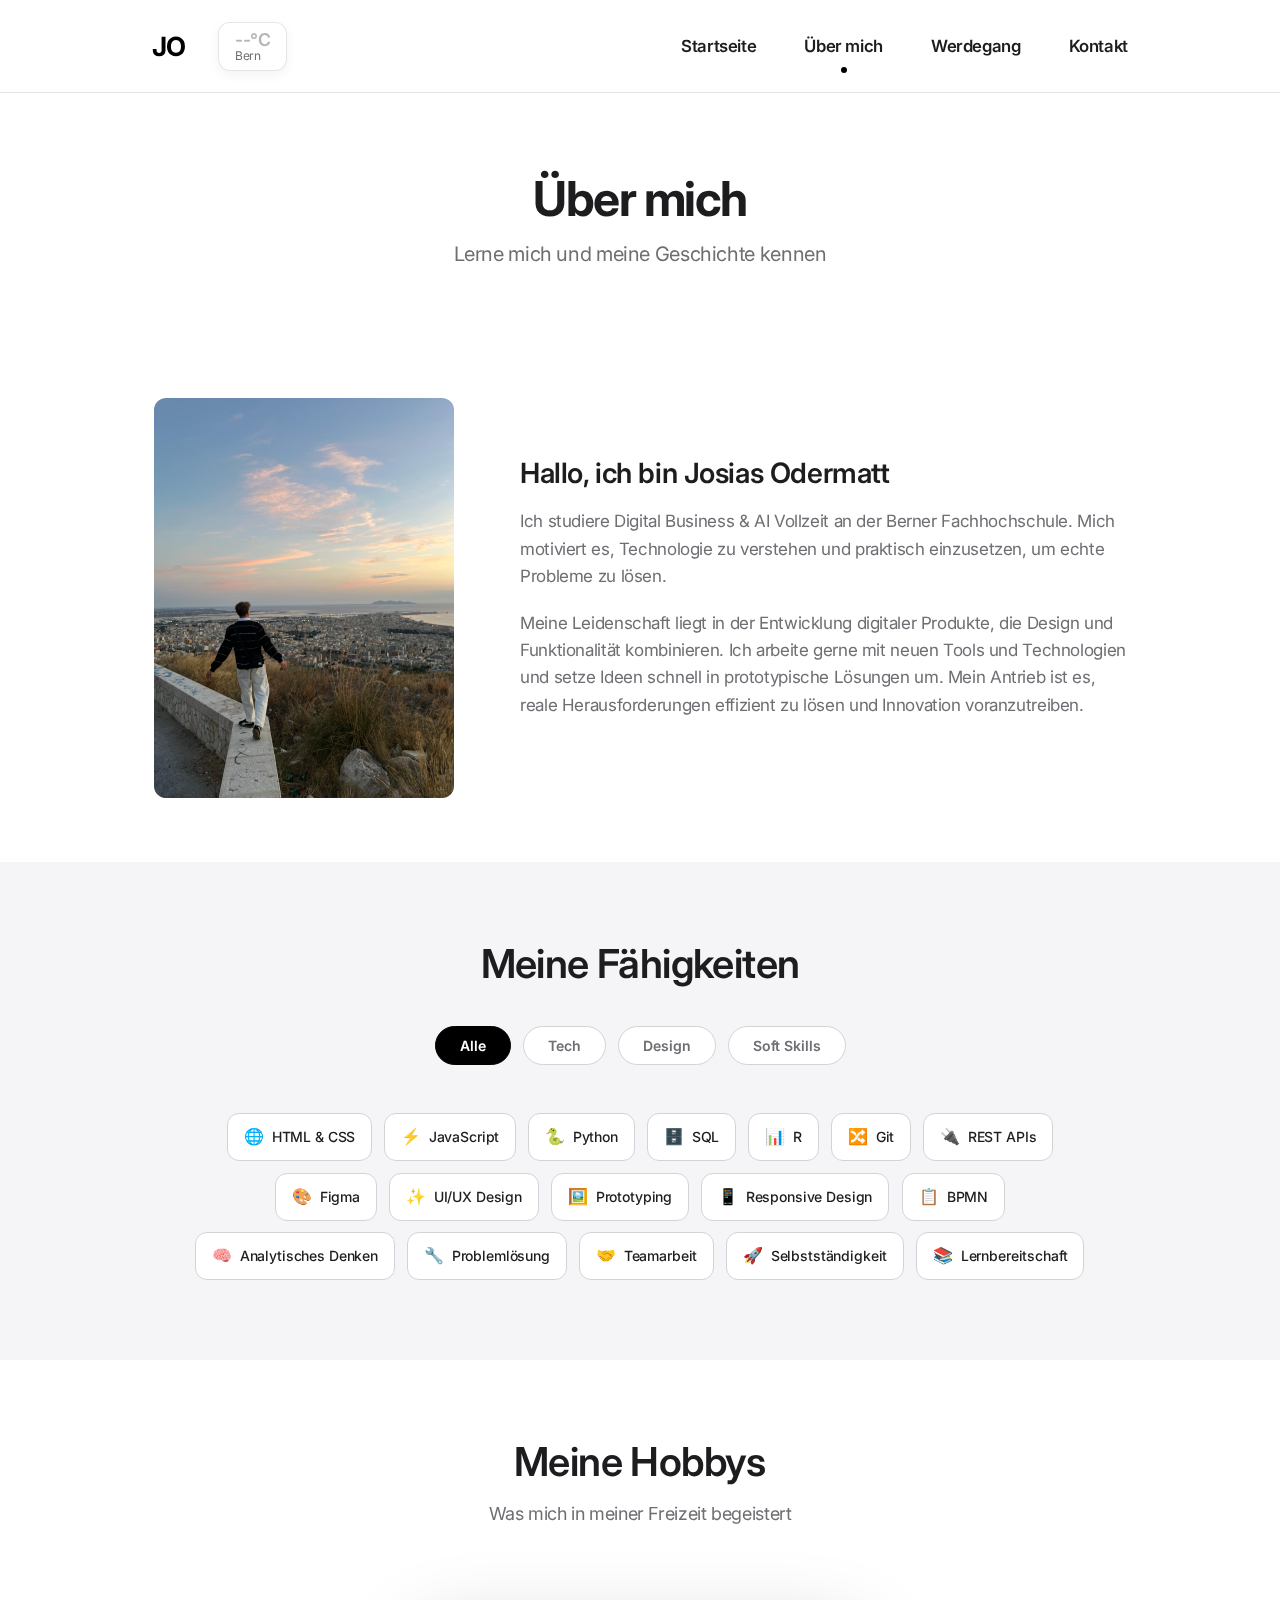
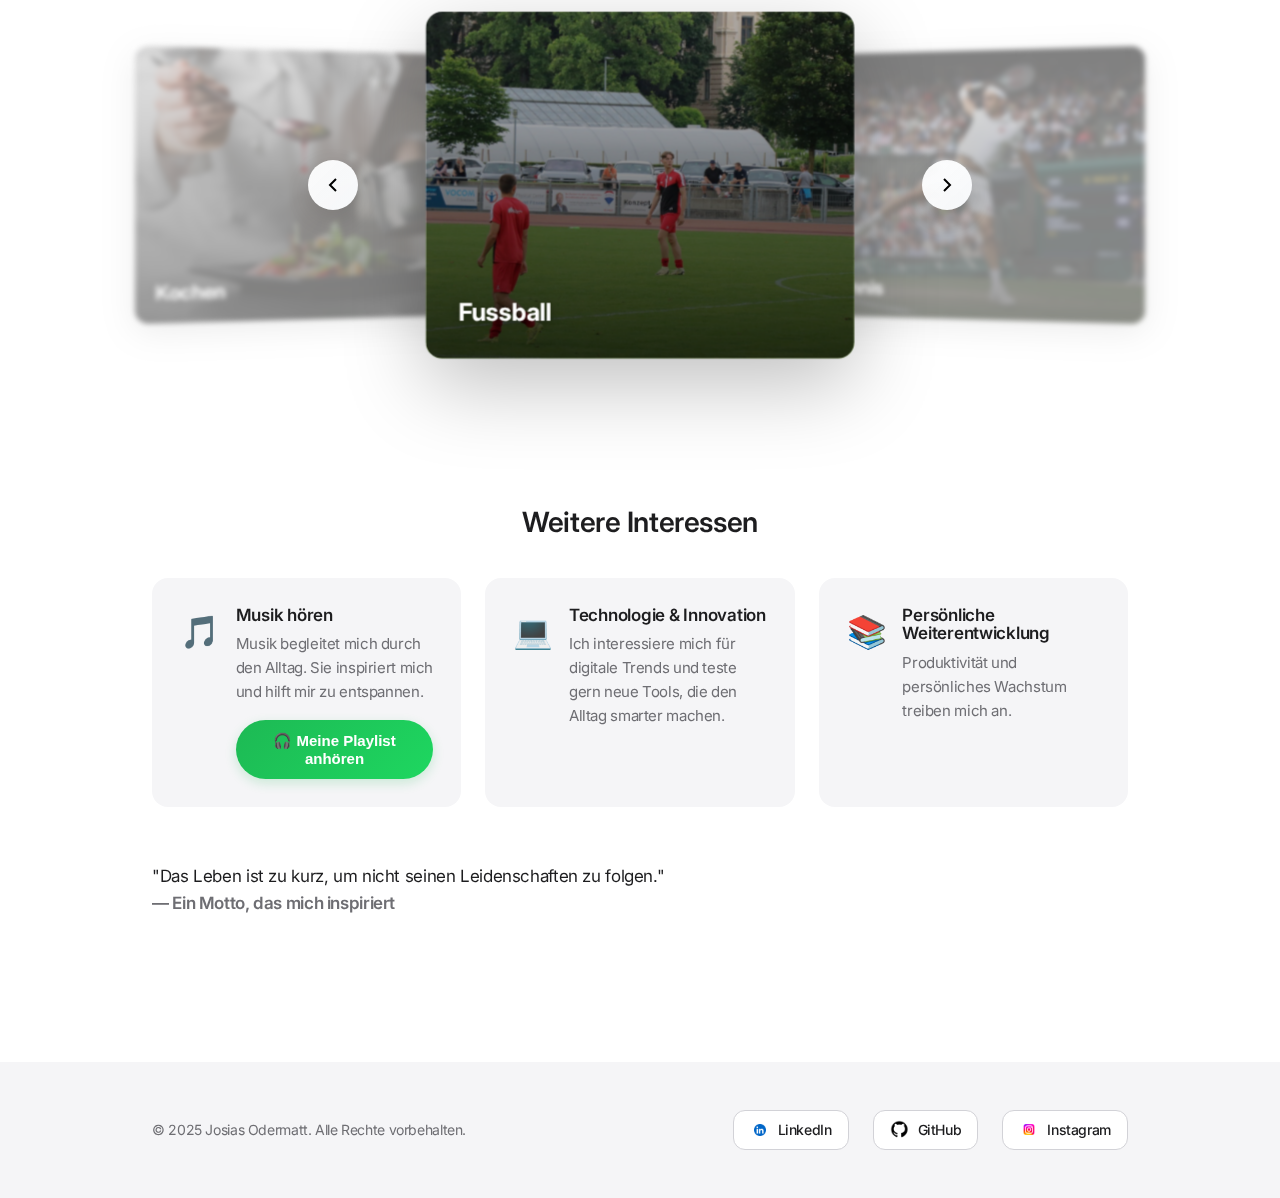
<file: ueber-mich.html>
<!DOCTYPE html>
<html lang="de">
<head>
    <meta charset="UTF-8">
    <meta name="viewport" content="width=device-width, initial-scale=1.0, maximum-scale=5.0, user-scalable=yes">
    <meta name="theme-color" content="#ffffff">
    <meta name="mobile-web-app-capable" content="yes">
    <title>Portfolio - Über mich</title>
    <link rel="stylesheet" href="style.css">
    <link href="https://fonts.googleapis.com/css2?family=Inter:wght@300;400;500;600;700;800&display=swap" rel="stylesheet">
    <script src="js/animations.js"></script>
</head>
<body class="page-loading">
    <header>
        <div class="container">
            <a href="index.html" class="logo">
                <h1>JO</h1>
            </a>
            <div class="weather-widget" id="weatherWidget">
                <div class="weather-loading">
                    <div class="loading-spinner"></div>
                </div>
            </div>
            <nav>
                <input type="checkbox" id="menu-toggle">
                <label for="menu-toggle" class="hamburger">
                    <span></span>
                    <span></span>
                    <span></span>
                </label>
                <ul class="nav-menu">
                    <li><a href="index.html">Startseite</a></li>
                    <li><a href="ueber-mich.html" class="active">Über mich</a></li>
                    <li><a href="werdegang.html">Werdegang</a></li>
                    <li><a href="kontakt.html">Kontakt</a></li>
                </ul>
            </nav>
        </div>
    </header>

    <main>
        <section class="page-header">
            <div class="container">
                <h2>Über mich</h2>
                <p>Lerne mich und meine Geschichte kennen</p>
            </div>
        </section>

        <section class="content-section">
            <div class="container">
                <div class="content-grid">
                    <div class="profile-image">
                        <img src="images/ME1.jpg" alt="Profilbild von Josias Odermatt">
                    </div>
                    <div class="profile-text">
                        <h3>Hallo, ich bin Josias Odermatt</h3>
                        <p>Ich studiere Digital Business & AI Vollzeit an der Berner Fachhochschule. Mich motiviert es, Technologie zu verstehen und praktisch einzusetzen, um echte Probleme zu lösen.</p>
                        <p>Meine Leidenschaft liegt in der Entwicklung digitaler Produkte, die Design und Funktionalität kombinieren. Ich arbeite gerne mit neuen Tools und Technologien und setze Ideen schnell in prototypische Lösungen um. Mein Antrieb ist es, reale Herausforderungen effizient zu lösen und Innovation voranzutreiben.</p>
                    </div>
                </div>
            </div>
        </section>

        <section class="skills-section">
            <div class="container">
                <h3>Meine Fähigkeiten</h3>

                <!-- Filter Buttons -->
                <div class="skill-filters">
                    <button class="skill-filter-btn active" data-filter="all">Alle</button>
                    <button class="skill-filter-btn" data-filter="tech">Tech</button>
                    <button class="skill-filter-btn" data-filter="design">Design</button>
                    <button class="skill-filter-btn" data-filter="soft">Soft Skills</button>
                </div>

                <!-- Skills Grid (alle Skills in einem Grid, ohne Kategorien) -->
                <div class="skills-grid">
                    <!-- Technische Skills - füge neue Tech-Skills hier hinzu mit data-category="tech" -->
                    <span class="skill-badge" data-category="tech" data-icon="🌐">
                        <span class="skill-icon">🌐</span>
                        <span class="skill-name">HTML & CSS</span>
                    </span>
                    <span class="skill-badge" data-category="tech" data-icon="⚡">
                        <span class="skill-icon">⚡</span>
                        <span class="skill-name">JavaScript</span>
                    </span>
                    <span class="skill-badge" data-category="tech" data-icon="🐍">
                        <span class="skill-icon">🐍</span>
                        <span class="skill-name">Python</span>
                    </span>
                    <span class="skill-badge" data-category="tech" data-icon="🗄️">
                        <span class="skill-icon">🗄️</span>
                        <span class="skill-name">SQL</span>
                    </span>
                    <span class="skill-badge" data-category="tech" data-icon="📊">
                        <span class="skill-icon">📊</span>
                        <span class="skill-name">R</span>
                    </span>
                    <span class="skill-badge" data-category="tech" data-icon="🔀">
                        <span class="skill-icon">🔀</span>
                        <span class="skill-name">Git</span>
                    </span>
                    <span class="skill-badge" data-category="tech" data-icon="🔌">
                        <span class="skill-icon">🔌</span>
                        <span class="skill-name">REST APIs</span>
                    </span>

                    <!-- Design & Tools - füge neue Design-Skills hier hinzu mit data-category="design" -->
                    <span class="skill-badge" data-category="design" data-icon="🎨">
                        <span class="skill-icon">🎨</span>
                        <span class="skill-name">Figma</span>
                    </span>
                    <span class="skill-badge" data-category="design" data-icon="✨">
                        <span class="skill-icon">✨</span>
                        <span class="skill-name">UI/UX Design</span>
                    </span>
                    <span class="skill-badge" data-category="design" data-icon="🖼️">
                        <span class="skill-icon">🖼️</span>
                        <span class="skill-name">Prototyping</span>
                    </span>
                    <span class="skill-badge" data-category="design" data-icon="📱">
                        <span class="skill-icon">📱</span>
                        <span class="skill-name">Responsive Design</span>
                    </span>
                    <span class="skill-badge" data-category="design" data-icon="📋">
                        <span class="skill-icon">📋</span>
                        <span class="skill-name">BPMN</span>
                    </span>

                    <!-- Soft Skills / Kompetenzen - füge neue Soft-Skills hier hinzu mit data-category="soft" -->
                    <span class="skill-badge" data-category="soft" data-icon="🧠">
                        <span class="skill-icon">🧠</span>
                        <span class="skill-name">Analytisches Denken</span>
                    </span>
                    <span class="skill-badge" data-category="soft" data-icon="🔧">
                        <span class="skill-icon">🔧</span>
                        <span class="skill-name">Problemlösung</span>
                    </span>
                    <span class="skill-badge" data-category="soft" data-icon="🤝">
                        <span class="skill-icon">🤝</span>
                        <span class="skill-name">Teamarbeit</span>
                    </span>
                    <span class="skill-badge" data-category="soft" data-icon="🚀">
                        <span class="skill-icon">🚀</span>
                        <span class="skill-name">Selbstständigkeit</span>
                    </span>
                    <span class="skill-badge" data-category="soft" data-icon="📚">
                        <span class="skill-icon">📚</span>
                        <span class="skill-name">Lernbereitschaft</span>
                    </span>
                </div>
            </div>
        </section>

        <!-- Meine Hobbys Abschnitt -->
        <section class="hobbys-section">
            <div class="container">
                <h3>Meine Hobbys</h3>
                <p class="section-intro">Was mich in meiner Freizeit begeistert</p>

                <div class="hobby-carousel-wrapper">
                    <button class="carousel-nav carousel-nav-prev" aria-label="Vorheriges Hobby">
                        <svg width="24" height="24" viewBox="0 0 24 24" fill="none" stroke="currentColor" stroke-width="2">
                            <path d="M15 18l-6-6 6-6"/>
                        </svg>
                    </button>

                    <div class="hobby-carousel-container">
                        <div class="hobby-carousel-track">
                            <div class="hobby-carousel-slide" data-hobby="football">
                                <div class="hobby-card hobby-card-football">
                                    <div class="hobby-content">
                                        <h4>Fussball</h4>
                                    </div>
                                </div>
                            </div>

                            <div class="hobby-carousel-slide" data-hobby="tennis">
                                <div class="hobby-card hobby-card-tennis">
                                    <div class="hobby-content">
                                        <h4>Tennis</h4>
                                    </div>
                                </div>
                            </div>

                            <div class="hobby-carousel-slide" data-hobby="volleyball">
                                <div class="hobby-card hobby-card-volleyball">
                                    <div class="hobby-content">
                                        <h4>Volleyball</h4>
                                    </div>
                                </div>
                            </div>

                            <div class="hobby-carousel-slide" data-hobby="surf">
                                <div class="hobby-card hobby-card-surf">
                                    <div class="hobby-content">
                                        <h4>Surfen</h4>
                                    </div>
                                </div>
                            </div>

                            <div class="hobby-carousel-slide" data-hobby="fitness">
                                <div class="hobby-card hobby-card-fitness">
                                    <div class="hobby-content">
                                        <h4>Fitness</h4>
                                    </div>
                                </div>
                            </div>

                            <div class="hobby-carousel-slide" data-hobby="drawing">
                                <div class="hobby-card hobby-card-drawing">
                                    <div class="hobby-content">
                                        <h4>Zeichnen</h4>
                                    </div>
                                </div>
                            </div>

                            <div class="hobby-carousel-slide" data-hobby="cooking">
                                <div class="hobby-card hobby-card-cooking">
                                    <div class="hobby-content">
                                        <h4>Kochen</h4>
                                    </div>
                                </div>
                            </div>
                        </div>
                    </div>

                    <button class="carousel-nav carousel-nav-next" aria-label="Nächstes Hobby">
                        <svg width="24" height="24" viewBox="0 0 24 24" fill="none" stroke="currentColor" stroke-width="2">
                            <path d="M9 18l6-6-6-6"/>
                        </svg>
                    </button>
                </div>

                <div class="carousel-dots"></div>

                <div class="interests-content">
                    <h4 class="interests-title">Weitere Interessen</h4>
                    <div class="interests-list">
                        <div class="interest-item">
                            <span class="interest-emoji">🎵</span>
                            <div>
                                <h5>Musik hören</h5>
                                <p>Musik begleitet mich durch den Alltag. Sie inspiriert mich und hilft mir zu entspannen.</p>
                                <button id="musik-button" class="btn-musik">🎧 Meine Playlist anhören</button>
                            </div>
                        </div>

                        <div class="interest-item">
                            <span class="interest-emoji">💻</span>
                            <div>
                                <h5>Technologie & Innovation</h5>
                                <p>Ich interessiere mich für digitale Trends und teste gern neue Tools, die den Alltag smarter machen.</p>
                            </div>
                        </div>

                        <div class="interest-item">
                            <span class="interest-emoji">📚</span>
                            <div>
                                <h5>Persönliche Weiterentwicklung</h5>
                                <p>Produktivität und persönliches Wachstum treiben mich an.</p>
                            </div>
                        </div>
                    </div>

                    <div id="spotify-container" style="margin-top: 1.5rem; display: none;"></div>
                </div>

                <div class="quote-box">
                    <blockquote>
                        "Das Leben ist zu kurz, um nicht seinen Leidenschaften zu folgen."
                    </blockquote>
                    <p class="quote-author">— Ein Motto, das mich inspiriert</p>
                </div>
            </div>
        </section>
    </main>

    <!-- Global Footer mit Kontakt-Links -->
    <footer class="global-footer">
        <div class="container">
            <div class="footer-content">
                <p class="footer-copyright">&copy; 2025 Josias Odermatt. Alle Rechte vorbehalten.</p>
                <div class="footer-social-links">
                    <a href="https://www.linkedin.com/in/josias-odermatt-1131512a6?utm_source=share&utm_campaign=share_via&utm_content=profile&utm_medium=ios_app" class="footer-social-link" title="LinkedIn" target="_blank" rel="noopener noreferrer">
                        <img src="images/linkedin-logo-linkedin-icon-transparent-free-png.webp" alt="LinkedIn" class="footer-icon">
                        <span>LinkedIn</span>
                    </a>
                    <a href="https://github.com/JosiasO1" class="footer-social-link" title="GitHub" target="_blank" rel="noopener noreferrer">
                        <img src="images/github_PNG40.png" alt="GitHub" class="footer-icon">
                        <span>GitHub</span>
                    </a>
                    <a href="https://www.instagram.com/josias.odermatt" class="footer-social-link" title="Instagram" target="_blank" rel="noopener noreferrer">
                        <img src="images/Instagram-Logo.png" alt="Instagram" class="footer-icon">
                        <span>Instagram</span>
                    </a>
                </div>
            </div>
        </div>
    </footer>

    <!-- External JavaScript Modules -->
    <script src="js/navigation.js"></script>
    <script src="js/skills.js"></script>
    <script src="js/weather.js"></script>
    <script src="js/hobby-carousel.js"></script>
    <script src="js/spotify-player.js"></script>
    <script src="js/init.js"></script>
</body>
</html>
</file>
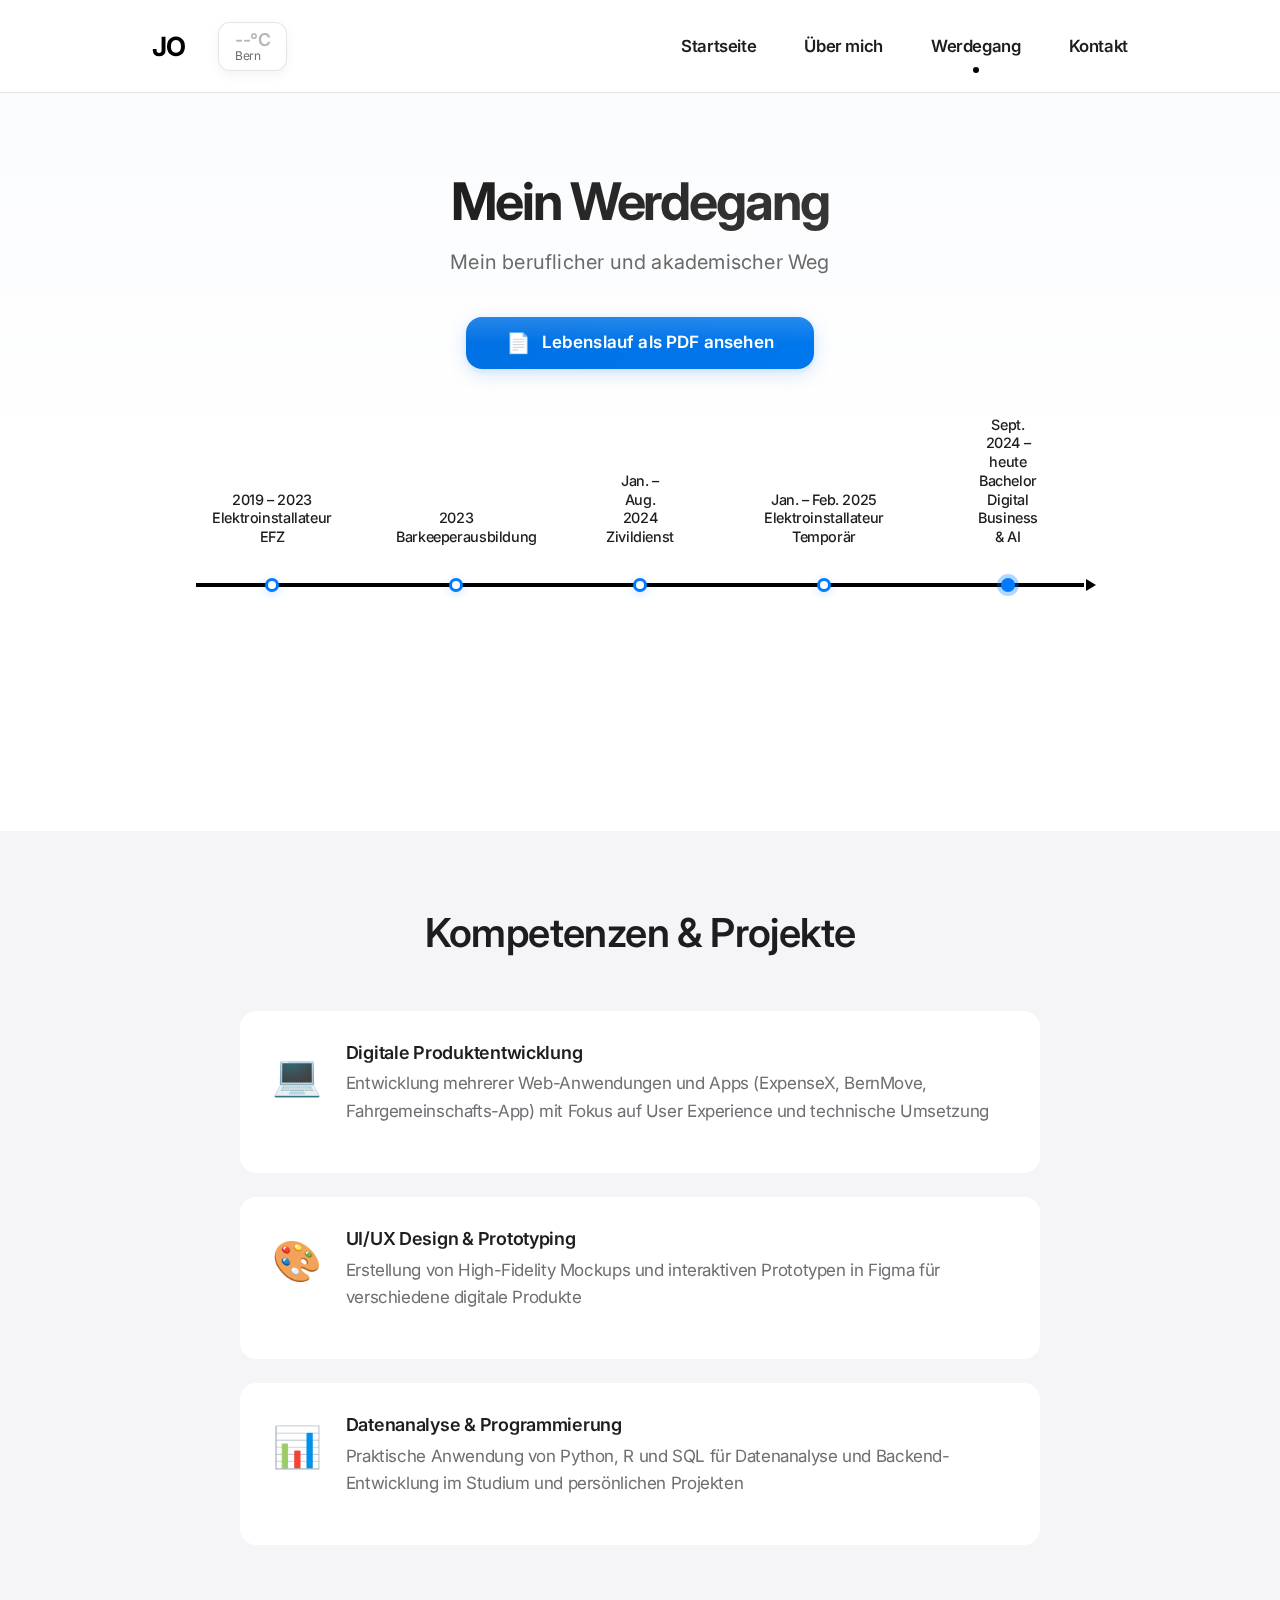
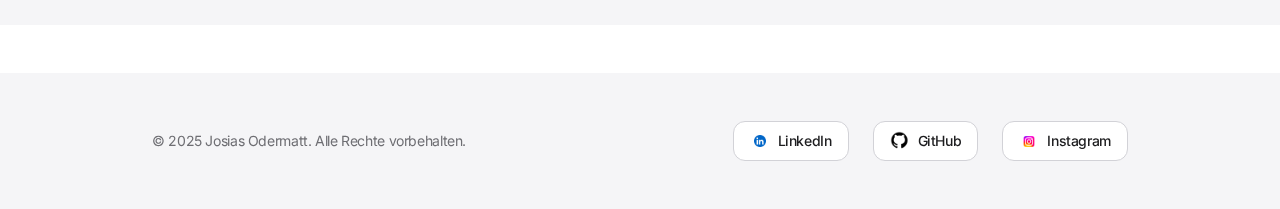
<file: werdegang.html>
<!DOCTYPE html>
<html lang="de">
<head>
    <meta charset="UTF-8">
    <meta name="viewport" content="width=device-width, initial-scale=1.0">
    <title>Portfolio - Werdegang</title>
    <link rel="stylesheet" href="style.css">
    <link href="https://fonts.googleapis.com/css2?family=Inter:wght@300;400;500;600;700;800&display=swap" rel="stylesheet">
    <script src="js/animations.js"></script>
</head>
<body class="page-loading">
    <header>
        <div class="container">
            <a href="index.html" class="logo">
                <h1>JO</h1>
            </a>
            <div class="weather-widget" id="weatherWidget">
                <div class="weather-loading">
                    <div class="loading-spinner"></div>
                </div>
            </div>
            <nav>
                <input type="checkbox" id="menu-toggle">
                <label for="menu-toggle" class="hamburger">
                    <span></span>
                    <span></span>
                    <span></span>
                </label>
                <ul class="nav-menu">
                    <li><a href="index.html">Startseite</a></li>
                    <li><a href="ueber-mich.html">Über mich</a></li>
                    <li><a href="werdegang.html" class="active">Werdegang</a></li>
                    <li><a href="kontakt.html">Kontakt</a></li>
                </ul>
            </nav>
        </div>
    </header>

    <main>
        <!-- Modern Werdegang Hero Section -->
        <section class="werdegang-hero">
            <div class="container">
                <div class="werdegang-header">
                    <h2 class="werdegang-title">Mein Werdegang</h2>
                    <p class="werdegang-subtitle">Mein beruflicher und akademischer Weg</p>
                    <div class="cv-button-wrapper">
                        <a href="assets/CV.pdf" class="cv-button" target="_blank" rel="noopener noreferrer">
                            <span class="cv-icon">📄</span>
                            <span class="cv-text">Lebenslauf als PDF ansehen</span>
                        </a>
                    </div>
                </div>
            </div>
        </section>

        <section class="content-section">
            <div class="container">
                <div class="timeline-wrapper">
                    <div class="timeline">
                        <div class="timeline-line"></div>

                        <!-- Timeline Item 1 -->
                        <div class="timeline-item"
                             data-title="Elektroinstallateur EFZ"
                             data-period="2019 – 2023"
                             data-company="Elektro Furrer"
                             data-description="Meine vierjährige Lehre bei Elektro Furrer gab mir einen umfassenden Einblick in die Elektroinstallation, vom Rohbau bis zu Servicearbeiten, und legte den Grundstein für mein technisches Verständnis.">
                            <div class="timeline-label timeline-label-top">
                                2019 – 2023<br>Elektroinstallateur EFZ
                            </div>
                            <div class="timeline-point"></div>
                        </div>

                        <!-- Timeline Item 2 -->
                        <div class="timeline-item"
                             data-title="Barkeeperausbildung"
                             data-period="2023"
                             data-company="European Bartender School Amsterdam"
                             data-description="In Amsterdam absolvierte ich eine intensive einmonatige Ausbildung an der European Bartender School und schloss mit dem Barkeeper-Diplom ab.">
                            <div class="timeline-label timeline-label-top">
                                2023<br>Barkeeperausbildung
                            </div>
                            <div class="timeline-point"></div>
                        </div>

                        <!-- Timeline Item 3 -->
                        <div class="timeline-item"
                             data-title="Zivildienst, Technischer Dienst"
                             data-period="Jan. – Aug. 2024"
                             data-company="Am Schärme"
                             data-description="Ich absolvierte meinen Zivildienst im Schärme, wo ich im wöchentlichen Wechsel in der Pflege und im technischen Dienst tätig war.">
                            <div class="timeline-label timeline-label-top">
                                Jan. – Aug. 2024<br>Zivildienst
                            </div>
                            <div class="timeline-point"></div>
                        </div>

                        <!-- Timeline Item 4 -->
                        <div class="timeline-item"
                             data-title="Elektroinstallateur Temporär"
                             data-period="Jan. – Feb. 2025"
                             data-company="EWO Kerns"
                             data-description="Während der Semesterferien arbeitete ich temporär beim EWO Kerns als Elektroinstallateur und unterstützte das Team bei Installations- und Unterhaltsarbeiten.">
                            <div class="timeline-label timeline-label-top">
                                Jan. – Feb. 2025<br>Elektroinstallateur Temporär
                            </div>
                            <div class="timeline-point"></div>
                        </div>

                        <!-- Timeline Item 5 (Current) -->
                        <div class="timeline-item timeline-item-current"
                             data-title="Bachelor Digital Business & AI"
                             data-period="Sept. 2024 – heute"
                             data-company="Berner Fachhochschule (BFH)"
                             data-description="Ich studiere seit September 2024 Vollzeit Digital Business & AI an der BFH und vertiefe mich in Themen wie Digitalisierung, Geschäftsmodelle und künstliche Intelligenz.">
                            <div class="timeline-label timeline-label-top">
                                Sept. 2024 – heute<br>Bachelor Digital Business & AI
                            </div>
                            <div class="timeline-point timeline-point-current"></div>
                        </div>
                    </div>
                </div>

                <!-- Timeline Info Box -->
                <div class="timeline-info-box" id="timelineInfoBox">
                    <h4 class="info-box-title" id="infoBoxTitle"></h4>
                    <p class="info-box-period" id="infoBoxPeriod"></p>
                    <p class="info-box-company" id="infoBoxCompany"></p>
                    <p class="info-box-description" id="infoBoxDescription"></p>
                </div>
            </div>
        </section>

        <section class="achievements-section">
            <div class="container">
                <h3>Kompetenzen & Projekte</h3>
                <div class="achievements-list">
                    <div class="achievement-item">
                        <span class="achievement-icon">💻</span>
                        <div>
                            <h4>Digitale Produktentwicklung</h4>
                            <p>Entwicklung mehrerer Web-Anwendungen und Apps (ExpenseX, BernMove, Fahrgemeinschafts-App) mit Fokus auf User Experience und technische Umsetzung</p>
                        </div>
                    </div>
                    <div class="achievement-item">
                        <span class="achievement-icon">🎨</span>
                        <div>
                            <h4>UI/UX Design & Prototyping</h4>
                            <p>Erstellung von High-Fidelity Mockups und interaktiven Prototypen in Figma für verschiedene digitale Produkte</p>
                        </div>
                    </div>
                    <div class="achievement-item">
                        <span class="achievement-icon">📊</span>
                        <div>
                            <h4>Datenanalyse & Programmierung</h4>
                            <p>Praktische Anwendung von Python, R und SQL für Datenanalyse und Backend-Entwicklung im Studium und persönlichen Projekten</p>
                        </div>
                    </div>
                </div>
            </div>
        </section>
    </main>

    <!-- Global Footer mit Kontakt-Links -->
    <footer class="global-footer">
        <div class="container">
            <div class="footer-content">
                <p class="footer-copyright">&copy; 2025 Josias Odermatt. Alle Rechte vorbehalten.</p>
                <div class="footer-social-links">
                    <a href="https://www.linkedin.com/in/josias-odermatt-1131512a6?utm_source=share&utm_campaign=share_via&utm_content=profile&utm_medium=ios_app" class="footer-social-link" title="LinkedIn" target="_blank" rel="noopener noreferrer">
                        <img src="images/linkedin-logo-linkedin-icon-transparent-free-png.webp" alt="LinkedIn" class="footer-icon">
                        <span>LinkedIn</span>
                    </a>
                    <a href="https://github.com/JosiasO1" class="footer-social-link" title="GitHub" target="_blank" rel="noopener noreferrer">
                        <img src="images/github_PNG40.png" alt="GitHub" class="footer-icon">
                        <span>GitHub</span>
                    </a>
                    <a href="https://www.instagram.com/josias.odermatt" class="footer-social-link" title="Instagram" target="_blank" rel="noopener noreferrer">
                        <img src="images/Instagram-Logo.png" alt="Instagram" class="footer-icon">
                        <span>Instagram</span>
                    </a>
                </div>
            </div>
        </div>
    </footer>

    <!-- External JavaScript Modules -->
    <script src="js/navigation.js"></script>
    <script src="js/skills.js"></script>
    <script src="js/weather.js"></script>
    <script src="js/init.js"></script>
</body>
</html>
</file>
<file: style.css>
/* ===================================
   APPLE-INSPIRED DESIGN SYSTEM
   Clean, Minimal, Professional
   =================================== */

* {
    margin: 0;
    padding: 0;
    box-sizing: border-box;
}

:root {
    /* Apple Color Palette */
    --color-black: #000000;
    --color-text-primary: #1d1d1f;
    --color-text-secondary: #6e6e73;
    --color-border: #d2d2d7;
    --color-bg-white: #ffffff;
    --color-bg-gray: #f5f5f7;
    --color-accent: #0071e3;

    /* Typography */
    --font-primary: 'Inter', -apple-system, BlinkMacSystemFont, 'SF Pro Display', 'Segoe UI', sans-serif;

    /* Spacing */
    --spacing-xs: 0.5rem;
    --spacing-sm: 1rem;
    --spacing-md: 1.5rem;
    --spacing-lg: 3rem;
    --spacing-xl: 5rem;
}

html {
    scroll-behavior: smooth;
    -webkit-font-smoothing: antialiased;
    -moz-osx-font-smoothing: grayscale;
    -webkit-tap-highlight-color: rgba(0, 0, 0, 0.1);
    -webkit-touch-callout: none;
}

body {
    font-family: var(--font-primary);
    background-color: var(--color-bg-white);
    color: var(--color-text-primary);
    line-height: 1.6;
    font-size: 17px;
    letter-spacing: -0.022em;
}

.container {
    max-width: 1024px;
    margin: 0 auto;
    padding: 0 1.5rem;
}

/* ===================================
   TYPOGRAPHY
   =================================== */

h1, h2, h3, h4, h5, h6 {
    color: var(--color-text-primary);
    font-weight: 600;
    line-height: 1.1;
    letter-spacing: -0.015em;
}

h1 {
    font-size: 3.5rem;
    font-weight: 700;
    letter-spacing: -0.03em;
}

h2 {
    font-size: 2.5rem;
    font-weight: 600;
}

h3 {
    font-size: 1.75rem;
    font-weight: 600;
}

h4 {
    font-size: 1.25rem;
    font-weight: 600;
}

p {
    color: var(--color-text-secondary);
    line-height: 1.6;
    margin-bottom: 1rem;
}

a {
    text-decoration: none;
    color: inherit;
    transition: all 0.3s cubic-bezier(0.4, 0, 0.2, 1);
}

/* ===================================
   HEADER & NAVIGATION
   =================================== */

header {
    position: sticky;
    top: 0;
    z-index: 1000;
    background: rgba(255, 255, 255, 0.8);
    backdrop-filter: saturate(180%) blur(20px);
    -webkit-backdrop-filter: saturate(180%) blur(20px);
    border-bottom: 1px solid rgba(0, 0, 0, 0.1);
}

header .container {
    display: flex;
    gap: 2rem;
    align-items: center;
    padding-top: 1.35rem;
    padding-bottom: 1.35rem;
}

header nav {
    margin-left: auto;
}

.logo {
    text-decoration: none;
    display: inline-block;
    cursor: pointer;
    transition: opacity 0.3s ease;
}

.logo:hover {
    opacity: 0.7;
}

.logo h1 {
    font-size: 1.65rem;
    font-weight: 700;
    color: var(--color-black);
    letter-spacing: -0.02em;
    margin: 0;
}

nav ul,
.nav-menu {
    display: flex;
    list-style: none;
    gap: 3rem;
    align-items: center;
}

nav ul li a,
.nav-menu li a {
    color: var(--color-text-primary);
    font-weight: 600;
    font-size: 1.05rem;
    padding: 0.6rem 0;
    transition: opacity 0.3s ease;
}

nav ul li a:hover,
.nav-menu li a:hover {
    opacity: 0.6;
}

nav ul li a.active,
.nav-menu li a.active {
    position: relative;
}

nav ul li a.active::after,
.nav-menu li a.active::after {
    content: "";
    position: absolute;
    bottom: -8px;
    left: 50%;
    transform: translateX(-50%);
    width: 6px;
    height: 6px;
    background-color: var(--color-black);
    border-radius: 50%;
}

/* Hamburger Menu */
#menu-toggle {
    display: none;
}

.hamburger {
    display: none;
    flex-direction: column;
    cursor: pointer;
    gap: 5px;
}

.hamburger span {
    width: 24px;
    height: 2px;
    background-color: var(--color-black);
    border-radius: 2px;
    transition: all 0.3s ease;
}

/* Glass Header (for futuristic home page) */
.glass-header {
    position: sticky;
    top: 0;
    z-index: 1000;
    background: rgba(255, 255, 255, 0.8);
    backdrop-filter: saturate(180%) blur(20px);
    -webkit-backdrop-filter: saturate(180%) blur(20px);
    border-bottom: 1px solid rgba(0, 0, 0, 0.1);
}

.glass-header .container {
    padding-top: 1.35rem;
    padding-bottom: 1.35rem;
}

.logo-futuristic {
    display: flex;
    align-items: center;
}

.logo-text {
    font-size: 1.65rem;
    font-weight: 700;
    color: var(--color-black);
    letter-spacing: -0.02em;
}

.nav-futuristic {
    display: flex;
    align-items: center;
}

.nav-menu-glass {
    display: flex;
    list-style: none;
    gap: 3rem;
    align-items: center;
}

.nav-menu-glass li a {
    color: var(--color-text-primary);
    font-weight: 600;
    font-size: 1.05rem;
    padding: 0.6rem 0;
    transition: opacity 0.3s ease;
}

.nav-menu-glass li a:hover {
    opacity: 0.6;
}

.nav-menu-glass li a.active {
    color: var(--color-black);
    font-weight: 700;
}

.nav-menu-glass li a.nav-cta {
    background: var(--color-black);
    color: var(--color-bg-white);
    padding: 0.6rem 1.5rem;
    border-radius: 12px;
    font-weight: 600;
}

.nav-menu-glass li a.nav-cta:hover {
    opacity: 0.85;
}

/* ===================================
   BUTTONS
   =================================== */

.btn {
    display: inline-block;
    padding: 0.75rem 1.5rem;
    border-radius: 12px;
    font-weight: 500;
    font-size: 0.9375rem;
    text-align: center;
    cursor: pointer;
    transition: all 0.3s cubic-bezier(0.4, 0, 0.2, 1);
    border: none;
    letter-spacing: -0.01em;
}

.btn-primary {
    background-color: var(--color-accent);
    color: var(--color-bg-white);
}

.btn-primary:hover {
    background-color: #0077ed;
    transform: translateY(-1px);
}

.btn-secondary {
    background-color: var(--color-bg-gray);
    color: var(--color-text-primary);
}

.btn-secondary:hover {
    background-color: #e8e8ed;
    transform: translateY(-1px);
}

.btn-futuristic {
    display: inline-flex;
    align-items: center;
    gap: 0.5rem;
    padding: 0.875rem 1.75rem;
    border-radius: 12px;
    font-weight: 500;
    font-size: 0.9375rem;
    transition: all 0.3s cubic-bezier(0.4, 0, 0.2, 1);
    border: none;
    cursor: pointer;
    text-decoration: none;
}

.btn-primary-glow {
    background: var(--color-black);
    color: var(--color-bg-white);
}

.btn-primary-glow:hover {
    opacity: 0.85;
    transform: translateY(-1px);
}

.btn-glass {
    background: rgba(0, 0, 0, 0.05);
    border: 1px solid rgba(0, 0, 0, 0.1);
    color: var(--color-text-primary);
}

.btn-glass:hover {
    background: rgba(0, 0, 0, 0.08);
    transform: translateY(-1px);
}

/* ===================================
   HERO SECTIONS
   =================================== */

.hero {
    padding: 6rem 0 4rem;
    text-align: center;
    background: var(--color-bg-white);
}

.hero-content h2 {
    font-size: 3.5rem;
    font-weight: 700;
    margin-bottom: 1rem;
    color: var(--color-text-primary);
    letter-spacing: -0.03em;
}

.hero-content p {
    font-size: 1.25rem;
    margin-bottom: 2rem;
    color: var(--color-text-secondary);
    max-width: 700px;
    margin-left: auto;
    margin-right: auto;
    line-height: 1.5;
}

.cta-buttons {
    display: flex;
    gap: 1rem;
    justify-content: center;
    flex-wrap: wrap;
}

/* Futuristic Home Hero */
.futuristic-home {
    background: var(--color-bg-white);
    color: var(--color-text-primary);
}

.space-background {
    display: none;
}

.futuristic-main {
    background: var(--color-bg-white);
}

.hero-futuristic {
    padding: 6rem 0 4rem;
}

.hero-grid {
    display: grid;
    grid-template-columns: 1fr 1fr;
    gap: 4rem;
    align-items: center;
}

.hero-text {
    max-width: 600px;
}

.badge-pill {
    display: inline-flex;
    align-items: center;
    gap: 0.5rem;
    padding: 0.5rem 1rem;
    background: var(--color-bg-gray);
    border-radius: 50px;
    font-size: 0.875rem;
    color: var(--color-text-secondary);
    font-weight: 500;
    margin-bottom: 1.5rem;
}

.badge-dot {
    width: 8px;
    height: 8px;
    background: var(--color-accent);
    border-radius: 50%;
}

.hero-title {
    font-size: 4rem;
    font-weight: 700;
    line-height: 1.05;
    margin-bottom: 1rem;
    color: var(--color-text-primary);
    letter-spacing: -0.035em;
}

.hero-subtitle {
    font-size: 1.5rem;
    color: var(--color-text-secondary);
    font-weight: 500;
    margin-bottom: 1.5rem;
}

.hero-description {
    font-size: 1.125rem;
    line-height: 1.6;
    color: var(--color-text-secondary);
    margin-bottom: 2rem;
}

.hero-cta {
    display: flex;
    gap: 1rem;
    flex-wrap: wrap;
}

.hero-visual {
    display: flex;
    justify-content: center;
    align-items: center;
}

.portrait-orb {
    position: relative;
    width: 400px;
    height: 400px;
    display: flex;
    justify-content: center;
    align-items: center;
    background: var(--color-bg-gray);
    border-radius: 50%;
}

.orb-ring {
    position: absolute;
    border-radius: 50%;
    border: 1px solid rgba(0, 0, 0, 0.1);
    opacity: 0.5;
}

.orb-ring-1 {
    width: 100%;
    height: 100%;
}

.orb-ring-2 {
    width: 80%;
    height: 80%;
}

.orb-ring-3 {
    width: 60%;
    height: 60%;
}

.portrait-image {
    position: relative;
    z-index: 2;
    width: 85%;
    height: 85%;
    border-radius: 50%;
    overflow: hidden;
    box-shadow: 0 8px 32px rgba(0, 0, 0, 0.12), 0 2px 8px rgba(0, 0, 0, 0.08);
}

.portrait-image img {
    width: 100%;
    height: 100%;
    object-fit: cover;
    object-position: center top;
    display: block;
}

/* ===================================
   PAGE HEADER
   =================================== */

.page-header {
    padding: 5rem 0 3rem;
    text-align: center;
    background: var(--color-bg-white);
}

.page-header h2 {
    font-size: 3rem;
    margin-bottom: 0.75rem;
    font-weight: 700;
    letter-spacing: -0.03em;
}

.page-header p {
    font-size: 1.25rem;
    color: var(--color-text-secondary);
}

/* ===================================
   WERDEGANG HERO SECTION
   =================================== */

.werdegang-hero {
    background: linear-gradient(180deg, rgba(247, 249, 252, 0.6) 0%, rgba(255, 255, 255, 1) 100%);
    padding: 5rem 0 4.5rem 0;
    position: relative;
}

.werdegang-header {
    max-width: 480px;
    margin: 0 auto;
    text-align: center;
    animation: fadeInUp 0.8s ease-out;
}

@keyframes fadeInUp {
    from {
        opacity: 0;
        transform: translateY(20px);
    }
    to {
        opacity: 1;
        transform: translateY(0);
    }
}

.werdegang-title {
    font-size: 3.25rem;
    font-weight: 700;
    letter-spacing: -0.04em;
    line-height: 1.1;
    margin-bottom: 1rem;
    color: var(--color-black);
    background: linear-gradient(135deg, #1a1a1a 0%, #3a3a3a 100%);
    -webkit-background-clip: text;
    -webkit-text-fill-color: transparent;
    background-clip: text;
}

.werdegang-subtitle {
    font-size: 1.25rem;
    color: #6a6a6a;
    font-weight: 400;
    letter-spacing: 0.01em;
    line-height: 1.5;
    margin-bottom: 2.5rem;
}

.cv-button-wrapper {
    display: flex;
    justify-content: center;
    align-items: center;
}

.cv-button {
    display: inline-flex;
    align-items: center;
    gap: 0.65rem;
    padding: 1rem 2.5rem;
    background: linear-gradient(135deg, #0071E3 0%, #0077ED 100%);
    color: white;
    text-decoration: none;
    border-radius: 16px;
    font-weight: 600;
    font-size: 1.0625rem;
    letter-spacing: 0.01em;
    transition: all 0.35s cubic-bezier(0.4, 0, 0.2, 1);
    box-shadow: 0 6px 20px rgba(0, 113, 227, 0.15), 0 2px 6px rgba(0, 113, 227, 0.1);
    position: relative;
    overflow: hidden;
}

.cv-button::before {
    content: '';
    position: absolute;
    top: 0;
    left: 0;
    right: 0;
    height: 50%;
    background: linear-gradient(180deg, rgba(255, 255, 255, 0.15) 0%, rgba(255, 255, 255, 0) 100%);
    border-radius: 16px 16px 0 0;
    pointer-events: none;
}

.cv-icon {
    font-size: 1.25rem;
    line-height: 1;
}

.cv-text {
    line-height: 1;
}

.cv-button:hover {
    background: linear-gradient(135deg, #0077ED 0%, #0080FF 100%);
    box-shadow: 0 8px 26px rgba(0, 113, 227, 0.25), 0 3px 10px rgba(0, 113, 227, 0.15);
    transform: translateY(-3px) scale(1.02);
}

.cv-button:active {
    transform: translateY(-1px) scale(1);
    box-shadow: 0 4px 14px rgba(0, 113, 227, 0.2);
    transition: all 0.15s ease;
}

/* ===================================
   SECTIONS
   =================================== */

section {
    padding: 4rem 0;
}

.content-section {
    background-color: var(--color-bg-white);
}

/* ===================================
   CONTENT GRID
   =================================== */

.content-grid {
    display: grid;
    grid-template-columns: 1fr 2fr;
    gap: 4rem;
    align-items: center;
}

.profile-image {
    text-align: center;
}

.profile-image img {
    width: 100%;
    max-width: 300px;
    height: auto;
    border-radius: 12px;
    display: block;
    margin: 0 auto;
}

.profile-text h3 {
    margin-bottom: 1.25rem;
    font-size: 1.75rem;
}

.profile-text p {
    margin-bottom: 1.25rem;
    line-height: 1.6;
    font-size: 1.0625rem;
}

/* ===================================
   SKILLS SECTION
   =================================== */

.skills-section {
    background-color: var(--color-bg-gray);
    padding: 5rem 0;
}

.skills-section h3 {
    text-align: center;
    margin-bottom: 2.5rem;
    font-size: 2.5rem;
}

/* Filter Buttons */
.skill-filters {
    display: flex;
    justify-content: center;
    gap: 0.75rem;
    margin-bottom: 3rem;
    flex-wrap: wrap;
}

.skill-filter-btn {
    padding: 0.625rem 1.5rem;
    background: var(--color-bg-white);
    border: 1.5px solid var(--color-border);
    border-radius: 24px;
    font-size: 0.875rem;
    font-weight: 600;
    color: var(--color-text-secondary);
    cursor: pointer;
    transition: all 0.3s ease;
    font-family: var(--font-primary);
    -webkit-tap-highlight-color: transparent;
    touch-action: manipulation;
    user-select: none;
    -webkit-user-select: none;
}

.skill-filter-btn:hover {
    border-color: var(--color-text-primary);
    color: var(--color-text-primary);
    transform: translateY(-2px);
}

.skill-filter-btn:active {
    transform: scale(0.95);
}

.skill-filter-btn.active {
    background: var(--color-black);
    border-color: var(--color-black);
    color: var(--color-bg-white);
}

/* Skills Grid (ersetzt skills-modern-container) */
.skills-grid {
    display: flex;
    flex-wrap: wrap;
    gap: 0.75rem;
    justify-content: center;
    max-width: 900px;
    margin: 0 auto;
}

/* Skill Badge mit Animationen */
.skill-badge {
    display: inline-flex;
    align-items: center;
    gap: 0.5rem;
    padding: 0.625rem 1rem;
    background: var(--color-bg-white);
    border: 1px solid var(--color-border);
    border-radius: 12px;
    font-size: 0.875rem;
    font-weight: 500;
    color: var(--color-text-primary);
    cursor: pointer;
    /* Animation für Ein-/Ausblenden */
    opacity: 1;
    transform: scale(1) translateY(0);
    transition: all 0.4s cubic-bezier(0.4, 0, 0.2, 1);
    -webkit-tap-highlight-color: transparent;
    touch-action: manipulation;
}

/* Hover Effekt */
.skill-badge:hover {
    transform: scale(1) translateY(-2px);
    box-shadow: 0 4px 12px rgba(0, 0, 0, 0.08);
    border-color: var(--color-text-secondary);
}

/* Active Effekt für Touch */
.skill-badge:active {
    transform: scale(0.96);
}

/* Hidden State - für Filter */
.skill-badge.hidden {
    opacity: 0;
    transform: scale(0.8) translateY(10px);
    pointer-events: none;
    /* Behalte den Platz nicht bei, damit Grid smooth neu anordnet */
    position: absolute;
    visibility: hidden;
}

/* Performance-Optimierung für Animationen */
.skill-badge,
.skill-filter-btn {
    will-change: transform;
    -webkit-backface-visibility: hidden;
    backface-visibility: hidden;
    -webkit-perspective: 1000;
    perspective: 1000;
}

.skill-icon {
    font-size: 1rem;
    display: flex;
    align-items: center;
    justify-content: center;
}

.skill-name {
    font-weight: 500;
    letter-spacing: -0.01em;
}

/* ===================================
   TIMELINE
   =================================== */

/* Desktop/Mobile Umschaltung */
.career-timeline-desktop {
    display: block;
}

.career-timeline-mobile {
    display: none;
}

/* Timeline Wrapper */
.timeline-wrapper {
    width: 100%;
    display: flex;
    justify-content: center;
    margin-top: 3rem;
    position: relative;
}

/* Timeline Container */
.timeline {
    position: relative;
    display: flex;
    flex-wrap: nowrap;
    gap: 4rem;
    align-items: center;
    padding: 2rem 1rem;
}

/* Pfeil am rechten Ende der Timeline */
.timeline::after {
    content: "";
    border-top: 6px solid transparent;
    border-bottom: 6px solid transparent;
    border-left: 10px solid #000000;
    position: absolute;
    right: -12px;
    top: 50%;
    transform: translateY(-50%);
    z-index: 0;
}

/* Horizontale Linie - dicker und schwarz */
.timeline-line {
    position: absolute;
    left: 0;
    right: 0;
    height: 4px;
    background: #000000;
    top: 50%;
    transform: translateY(-50%);
    z-index: 0;
}

/* Timeline Item */
.timeline-item {
    position: relative;
    display: flex;
    flex-direction: column;
    align-items: center;
    text-align: center;
    min-width: 120px;
    cursor: pointer;
    transition: transform 0.3s ease;
}

.timeline-item:hover {
    transform: scale(1.05);
}

/* Timeline Labels - EXAKT 1cm Abstand zur Linie mit CSS cm-Einheit */
.timeline-label {
    position: absolute;
    left: 50%;
    transform: translateX(-50%);
    text-align: center;
    font-size: 0.9rem;
    line-height: 1.3;
    max-width: 120px;
    font-weight: 500;
    color: var(--color-text-primary);
    transition: color 0.3s ease;
    white-space: normal !important;
}

/* Text ÜBER der Linie: 1cm Abstand nach oben */
.timeline-label-top {
    bottom: calc(50% + 1cm);
}

/* Text UNTER der Linie: 1cm Abstand nach unten */
.timeline-label-bottom {
    top: calc(50% + 1cm);
}

.timeline-item:hover .timeline-label {
    color: var(--color-accent);
}

/* Timeline Point - ABSOLUT positioniert, Mitte auf der Linie */
.timeline-point {
    width: 14px;
    height: 14px;
    border-radius: 50%;
    border: 3px solid #007aff;
    background: #ffffff;
    position: absolute;
    top: 50%;
    left: 50%;
    transform: translate(-50%, -50%);
    z-index: 1;
    transition: all 0.3s ease;
    box-shadow: 0 2px 8px rgba(0, 122, 255, 0.2);
}

.timeline-item:hover .timeline-point {
    transform: translate(-50%, -50%) scale(1.4);
    box-shadow: 0 0 0 4px rgba(0, 122, 255, 0.2);
    background: #007aff;
}

/* Current Timeline Point */
.timeline-point-current {
    background: #007aff;
    border-color: #007aff;
    box-shadow: 0 0 0 4px rgba(0, 122, 255, 0.3);
}

.timeline-item-current:hover .timeline-point-current {
    transform: translate(-50%, -50%) scale(1.4);
    box-shadow: 0 0 0 6px rgba(0, 122, 255, 0.4);
}

/* Mobile Darstellung: Vertikale Kartenansicht */
@media (max-width: 768px) {
    /* Desktop-Timeline ausblenden */
    .career-timeline-desktop {
        display: none;
    }

    /* Mobile-Kartenansicht anzeigen */
    .career-timeline-mobile {
        display: flex;
        flex-direction: column;
        gap: 1.5rem;
        margin-top: 2rem;
    }

    .career-step {
        background: #ffffff;
        border-radius: 16px;
        padding: 1rem 1.25rem;
        box-shadow: 0 8px 20px rgba(0, 0, 0, 0.06);
        transition: transform 0.2s ease, box-shadow 0.2s ease;
    }

    .career-step:hover {
        transform: translateY(-2px);
        box-shadow: 0 12px 28px rgba(0, 0, 0, 0.1);
    }

    .career-step-current {
        background: linear-gradient(135deg, #007aff 0%, #0051d5 100%);
        color: #ffffff;
    }

    .career-step-current .career-period {
        color: rgba(255, 255, 255, 0.9);
    }

    .career-step-current .career-title {
        color: #ffffff;
    }

    .career-period {
        font-weight: 600;
        font-size: 0.875rem;
        margin-bottom: 0.25rem;
        color: var(--color-accent);
    }

    .career-title {
        font-size: 0.95rem;
        color: #555555;
        line-height: 1.4;
    }
}

/* Timeline Info Box - Enhanced Floating Design */
.timeline-info-box {
    max-width: 700px;
    margin: 3rem auto 0;
    padding: 2.5rem;
    background: linear-gradient(135deg, rgba(255, 255, 255, 0.95) 0%, rgba(248, 250, 252, 0.98) 100%);
    backdrop-filter: blur(10px);
    border-radius: 24px;
    border: 1px solid rgba(255, 255, 255, 0.8);
    text-align: center;
    opacity: 0;
    transform: translateY(30px) scale(0.95);
    visibility: hidden;
    transition: all 0.35s cubic-bezier(0.34, 1.56, 0.64, 1);
    box-shadow:
        0 20px 60px rgba(0, 0, 0, 0.08),
        0 10px 30px rgba(0, 0, 0, 0.05),
        0 0 0 1px rgba(0, 113, 227, 0.05);
    position: relative;
    overflow: hidden;
}

.timeline-info-box::before {
    content: '';
    position: absolute;
    top: 0;
    left: 0;
    right: 0;
    height: 3px;
    background: linear-gradient(90deg,
        transparent 0%,
        var(--color-accent) 50%,
        transparent 100%);
    opacity: 0;
    transition: opacity 0.4s ease;
}

.timeline-info-box.visible {
    opacity: 1;
    transform: translateY(-5px) scale(1);
    visibility: visible;
}

.timeline-info-box.visible::before {
    opacity: 0.8;
}

.info-box-title {
    font-size: 1.75rem;
    font-weight: 700;
    color: var(--color-text-primary);
    margin-bottom: 0.75rem;
    position: relative;
    z-index: 1;
}

.info-box-period {
    font-size: 1rem;
    color: var(--color-accent);
    font-weight: 600;
    margin-bottom: 0.5rem;
    letter-spacing: 0.5px;
    position: relative;
    z-index: 1;
}

.info-box-company {
    font-size: 0.9375rem;
    color: var(--color-text-secondary);
    font-weight: 500;
    margin-bottom: 1.25rem;
    position: relative;
    z-index: 1;
}

.info-box-description {
    font-size: 1.0625rem;
    color: var(--color-text-secondary);
    line-height: 1.8;
    margin: 0;
    position: relative;
    z-index: 1;
}

.timeline-item.item-active .timeline-dot {
    transform: scale(1.5);
    box-shadow: 0 0 0 6px rgba(0, 113, 227, 0.2);
    background: var(--color-accent);
}

.timeline-item.item-active .timeline-title {
    color: var(--color-accent);
}

@media (max-width: 768px) {
    .timeline-info-box {
        margin: 2rem 1rem 0;
        padding: 2rem 1.5rem;
        border-radius: 20px;
    }

    .info-box-title {
        font-size: 1.5rem;
    }

    .info-box-period {
        font-size: 0.9375rem;
    }

    .info-box-description {
        font-size: 1rem;
    }
}

/* ===================================
   ACHIEVEMENTS
   =================================== */

.achievements-section {
    background: var(--color-bg-gray);
    padding: 5rem 0;
}

.achievements-section h3 {
    text-align: center;
    margin-bottom: 3.5rem;
    font-size: 2.5rem;
}

.achievements-list {
    max-width: 800px;
    margin: 0 auto;
    display: flex;
    flex-direction: column;
    gap: 1.5rem;
}

.achievement-item {
    display: flex;
    gap: 1.5rem;
    background-color: var(--color-bg-white);
    padding: 2rem;
    border-radius: 16px;
    transition: all 0.3s ease;
}

.achievement-item:hover {
    transform: translateY(-4px);
    box-shadow: 0 8px 24px rgba(0, 0, 0, 0.08);
}

.achievement-icon {
    font-size: 2.5rem;
    flex-shrink: 0;
}

.achievement-item h4 {
    margin-bottom: 0.5rem;
    font-size: 1.125rem;
}

.achievement-item p {
    color: var(--color-text-secondary);
    line-height: 1.6;
}

/* ===================================
   HOBBYS SECTION
   =================================== */

.hobbys-section {
    background-color: var(--color-bg-white);
    padding: 5rem 0;
}

.hobbys-section h3 {
    text-align: center;
    margin-bottom: 1rem;
    font-size: 2.5rem;
}

.section-intro {
    text-align: center;
    color: var(--color-text-secondary);
    margin-bottom: 3.5rem;
    font-size: 1.125rem;
}

/* 3D Carousel Wrapper */
.hobby-carousel-wrapper {
    position: relative;
    width: 100%;
    max-width: 1200px;
    margin: 0 auto 3rem auto;
    display: flex;
    align-items: center;
    justify-content: center;
    gap: 2rem;
}

/* Carousel Container */
.hobby-carousel-container {
    position: relative;
    width: 100%;
    max-width: 500px;
    height: 400px;
    perspective: 2000px;
    overflow: visible;
}

/* Carousel Track */
.hobby-carousel-track {
    position: relative;
    width: 100%;
    height: 100%;
    transform-style: preserve-3d;
}

/* Carousel Slide - Default (hidden) */
.hobby-carousel-slide {
    position: absolute;
    top: 50%;
    left: 50%;
    width: 420px;
    height: 340px;
    transform-origin: center center;
    transition: all 0.35s ease;
    will-change: transform, opacity, filter;
    opacity: 0;
    pointer-events: none;
    transform: translate(-50%, -50%) scale(0.3);
}

/* Active Card (Center) */
.hobby-carousel-slide.carousel-slide-active {
    opacity: 1;
    z-index: 5;
    pointer-events: auto;
    transform: translate(-50%, -50%) translateZ(0) scale(1.02);
    filter: blur(0px);
}

/* Previous Card (Left) */
.hobby-carousel-slide.carousel-slide-prev {
    opacity: 0.5;
    z-index: 3;
    transform: translate(-50%, -50%) translateX(-85%) translateZ(-150px) scale(0.85) rotateY(20deg);
    filter: blur(3px);
}

/* Next Card (Right) */
.hobby-carousel-slide.carousel-slide-next {
    opacity: 0.5;
    z-index: 3;
    transform: translate(-50%, -50%) translateX(85%) translateZ(-150px) scale(0.85) rotateY(-20deg);
    filter: blur(3px);
}

/* Hidden Cards */
.hobby-carousel-slide.carousel-slide-hidden {
    opacity: 0;
    pointer-events: none;
    transform: translate(-50%, -50%) scale(0);
}

/* Slide Card Styling */
.hobby-carousel-slide .hobby-card {
    width: 100%;
    height: 100%;
    margin: 0;
}

.hobby-carousel-slide.carousel-slide-active .hobby-card {
    box-shadow: 0 25px 80px rgba(0, 0, 0, 0.25);
}

/* Navigation Buttons */
.carousel-nav {
    position: relative;
    width: 50px;
    height: 50px;
    border: none;
    background: linear-gradient(135deg, rgba(255, 255, 255, 0.95) 0%, rgba(248, 250, 252, 0.98) 100%);
    border-radius: 50%;
    cursor: pointer;
    display: flex;
    align-items: center;
    justify-content: center;
    box-shadow: 0 8px 24px rgba(0, 0, 0, 0.12);
    transition: all 0.3s ease;
    z-index: 10;
    flex-shrink: 0;
}

.carousel-nav:hover {
    transform: scale(1.1);
    box-shadow: 0 12px 32px rgba(0, 0, 0, 0.18);
    background: linear-gradient(135deg, rgba(255, 255, 255, 1) 0%, rgba(248, 250, 252, 1) 100%);
}

.carousel-nav:active {
    transform: scale(0.95);
}

.carousel-nav svg {
    color: var(--color-primary);
}

/* Dot Indicators */
.carousel-dots {
    display: flex;
    justify-content: center;
    gap: 0.75rem;
    margin: 2rem 0 4rem 0;
}

.carousel-dot {
    width: 10px;
    height: 10px;
    border-radius: 50%;
    border: 2px solid var(--color-primary);
    background: transparent;
    cursor: pointer;
    transition: all 0.3s ease;
    padding: 0;
}

.carousel-dot:hover {
    transform: scale(1.2);
    background: rgba(0, 113, 227, 0.3);
}

.carousel-dot.active {
    background: var(--color-primary);
    transform: scale(1.3);
}

.hobby-card {
    background-color: var(--color-bg-gray);
    padding: 2rem;
    border-radius: 20px;
    text-align: center;
    box-shadow: 0 10px 40px rgba(0, 0, 0, 0.15);
    transition: box-shadow 0.3s ease;
}

.hobby-icon {
    font-size: 2.5rem;
    margin-bottom: 1rem;
}

.hobby-card h4 {
    margin-bottom: 0.75rem;
    font-size: 1.125rem;
}

.hobby-card p {
    color: var(--color-text-secondary);
    line-height: 1.6;
    font-size: 0.9375rem;
}

/* Tennis Card mit Hintergrundbild */
.hobby-card-tennis {
    position: relative;
    background-image: url('./images/roger.jpg');
    background-size: cover;
    background-position: center;
    background-repeat: no-repeat;
    min-height: 250px;
    display: flex;
    align-items: flex-end;
    padding: 1.5rem;
    overflow: hidden;
    border-radius: 16px;
}

.hobby-card-tennis::before {
    content: '';
    position: absolute;
    top: 0;
    left: 0;
    right: 0;
    bottom: 0;
    background: linear-gradient(to top, rgba(0, 0, 0, 0.75), rgba(0, 0, 0, 0.2));
    z-index: 1;
    border-radius: 16px;
}

.hobby-card-tennis .hobby-content {
    position: relative;
    z-index: 2;
    width: 100%;
}

.hobby-card-tennis h4 {
    color: white;
    font-size: 1.5rem;
    font-weight: 700;
    margin: 0;
    text-align: left;
    text-shadow: 0 2px 8px rgba(0, 0, 0, 0.3);
}

/* Surf Card mit Hintergrundbild */
.hobby-card-surf {
    position: relative;
    background-image: url('./images/surf.jpg');
    background-size: cover;
    background-position: center;
    background-repeat: no-repeat;
    min-height: 250px;
    display: flex;
    align-items: flex-end;
    padding: 1.5rem;
    overflow: hidden;
    border-radius: 16px;
}

.hobby-card-surf::before {
    content: '';
    position: absolute;
    top: 0;
    left: 0;
    right: 0;
    bottom: 0;
    background: linear-gradient(to top, rgba(0, 0, 0, 0.75), rgba(0, 0, 0, 0.2));
    z-index: 1;
    border-radius: 16px;
}

.hobby-card-surf .hobby-content {
    position: relative;
    z-index: 2;
    width: 100%;
}

.hobby-card-surf h4 {
    color: white;
    font-size: 1.5rem;
    font-weight: 700;
    margin: 0;
    text-align: left;
    text-shadow: 0 2px 8px rgba(0, 0, 0, 0.3);
}

/* Football Card mit Vollbild-Hintergrundbild */
.hobby-card-football {
    position: relative;
    background-image: url('./images/Fussball.jpg');
    background-size: cover;
    background-position: center;
    background-repeat: no-repeat;
    min-height: 250px;
    display: flex;
    align-items: flex-end;
    padding: 2rem;
    overflow: hidden;
    border-radius: 16px;
}

.hobby-card-football::before {
    content: '';
    position: absolute;
    top: 0;
    left: 0;
    right: 0;
    bottom: 0;
    background: linear-gradient(to top, rgba(0, 0, 0, 0.75), rgba(0, 0, 0, 0.2));
    z-index: 1;
    border-radius: 16px;
}

.hobby-card-football .hobby-content {
    position: relative;
    z-index: 2;
    width: 100%;
}

.hobby-card-football h4 {
    color: white;
    font-size: 1.5rem;
    font-weight: 700;
    margin: 0;
    text-align: left;
    text-shadow: 0 2px 8px rgba(0, 0, 0, 0.3);
}

/* Drawing Card mit Hintergrundbild */
.hobby-card-drawing {
    position: relative;
    background-image: url('./images/zeichnen.avif');
    background-size: cover;
    background-position: center;
    background-repeat: no-repeat;
    min-height: 250px;
    display: flex;
    align-items: flex-end;
    padding: 1.5rem;
    overflow: hidden;
    border-radius: 16px;
}

.hobby-card-drawing::before {
    content: '';
    position: absolute;
    top: 0;
    left: 0;
    right: 0;
    bottom: 0;
    background: linear-gradient(to top, rgba(0, 0, 0, 0.75), rgba(0, 0, 0, 0.2));
    z-index: 1;
    border-radius: 16px;
}

.hobby-card-drawing .hobby-content {
    position: relative;
    z-index: 2;
    width: 100%;
}

.hobby-card-drawing h4 {
    color: white;
    font-size: 1.5rem;
    font-weight: 700;
    margin: 0;
    text-align: left;
    text-shadow: 0 2px 8px rgba(0, 0, 0, 0.3);
}

/* Fitness Card mit Hintergrundbild */
.hobby-card-fitness {
    position: relative;
    background-image: url('./images/gym.webp');
    background-size: cover;
    background-position: center;
    background-repeat: no-repeat;
    min-height: 250px;
    display: flex;
    align-items: flex-end;
    padding: 1.5rem;
    overflow: hidden;
    border-radius: 16px;
}

.hobby-card-fitness::before {
    content: '';
    position: absolute;
    top: 0;
    left: 0;
    right: 0;
    bottom: 0;
    background: linear-gradient(to top, rgba(0, 0, 0, 0.75), rgba(0, 0, 0, 0.2));
    z-index: 1;
    border-radius: 16px;
}

.hobby-card-fitness .hobby-content {
    position: relative;
    z-index: 2;
    width: 100%;
}

.hobby-card-fitness h4 {
    color: white;
    font-size: 1.5rem;
    font-weight: 700;
    margin: 0;
    text-align: left;
    text-shadow: 0 2px 8px rgba(0, 0, 0, 0.3);
}

/* Cooking Card mit Hintergrundbild */
.hobby-card-cooking {
    position: relative;
    background-image: url('./images/Kochen.jpeg');
    background-size: cover;
    background-position: center;
    background-repeat: no-repeat;
    min-height: 250px;
    display: flex;
    align-items: flex-end;
    padding: 1.5rem;
    overflow: hidden;
    border-radius: 16px;
}

.hobby-card-cooking::before {
    content: '';
    position: absolute;
    top: 0;
    left: 0;
    right: 0;
    bottom: 0;
    background: linear-gradient(to top, rgba(0, 0, 0, 0.75), rgba(0, 0, 0, 0.2));
    z-index: 1;
    border-radius: 16px;
}

.hobby-card-cooking .hobby-content {
    position: relative;
    z-index: 2;
    width: 100%;
}

.hobby-card-cooking h4 {
    color: white;
    font-size: 1.5rem;
    font-weight: 700;
    margin: 0;
    text-align: left;
    text-shadow: 0 2px 8px rgba(0, 0, 0, 0.3);
}

/* Volleyball Card mit Hintergrundbild */
.hobby-card-volleyball {
    position: relative;
    background-image: url('./images/Volleyball.jpg');
    background-size: cover;
    background-position: center;
    background-repeat: no-repeat;
    min-height: 250px;
    display: flex;
    align-items: flex-end;
    padding: 1.5rem;
    overflow: hidden;
    border-radius: 16px;
}

.hobby-card-volleyball::before {
    content: '';
    position: absolute;
    top: 0;
    left: 0;
    right: 0;
    bottom: 0;
    background: linear-gradient(to top, rgba(0, 0, 0, 0.75), rgba(0, 0, 0, 0.2));
    z-index: 1;
    border-radius: 16px;
}

.hobby-card-volleyball .hobby-content {
    position: relative;
    z-index: 2;
    width: 100%;
}

.hobby-card-volleyball h4 {
    color: white;
    font-size: 1.5rem;
    font-weight: 700;
    margin: 0;
    text-align: left;
    text-shadow: 0 2px 8px rgba(0, 0, 0, 0.3);
}

/* Interests */
.interests-content {
    margin-bottom: 3.5rem;
}

.interests-title {
    text-align: center;
    margin-bottom: 2.5rem;
    font-size: 1.75rem;
}

.interests-list {
    display: grid;
    grid-template-columns: repeat(auto-fit, minmax(300px, 1fr));
    gap: 1.5rem;
}

.interest-item {
    display: flex;
    gap: 1rem;
    background-color: var(--color-bg-gray);
    padding: 1.75rem;
    border-radius: 16px;
    transition: all 0.3s ease;
}

.interest-item:hover {
    transform: translateY(-4px);
    box-shadow: 0 8px 24px rgba(0, 0, 0, 0.08);
}

.interest-emoji {
    font-size: 2rem;
    flex-shrink: 0;
}

.interest-item h5 {
    margin-bottom: 0.5rem;
    font-size: 1.0625rem;
    font-weight: 600;
}

.interest-item p {
    color: var(--color-text-secondary);
    line-height: 1.6;
    margin: 0;
    font-size: 0.9375rem;
}

/* Musik Button */
.btn-musik {
    margin-top: 1rem;
    padding: 0.75rem 1.5rem;
    background: linear-gradient(135deg, #1DB954 0%, #1ed760 100%);
    color: white;
    border: none;
    border-radius: 999px;
    font-size: 0.9375rem;
    font-weight: 600;
    cursor: pointer;
    transition: all 0.3s ease;
    box-shadow: 0 4px 12px rgba(29, 185, 84, 0.2);
    display: inline-flex;
    align-items: center;
    gap: 0.5rem;
}

.btn-musik:hover {
    background: linear-gradient(135deg, #1ed760 0%, #1DB954 100%);
    transform: translateY(-2px);
    box-shadow: 0 6px 20px rgba(29, 185, 84, 0.3);
}

.btn-musik:active {
    transform: translateY(0);
    box-shadow: 0 3px 8px rgba(29, 185, 84, 0.2);
}

/* Spotify Container */
#spotify-container {
    border-radius: 12px;
    overflow: hidden;
    box-shadow: 0 8px 24px rgba(0, 0, 0, 0.1);
    animation: fadeIn 0.4s ease-out;
}

@keyframes fadeIn {
    from {
        opacity: 0;
        transform: translateY(-10px);
    }
    to {
        opacity: 1;
        transform: translateY(0);
    }
}

/* ===================================
   INFO CARDS
   =================================== */

.cards-futuristic {
    padding: 4rem 0;
}

.cards-grid {
    display: grid;
    grid-template-columns: repeat(3, 1fr);
    gap: 1.5rem;
}

.glass-card {
    position: relative;
    padding: 2.5rem 2rem;
    background: var(--color-bg-gray);
    border-radius: 20px;
    transition: all 0.3s ease;
    text-decoration: none;
    color: inherit;
    cursor: pointer;
    overflow: hidden;
}

.glass-card:hover {
    transform: translateY(-4px);
    box-shadow: 0 12px 32px rgba(0, 0, 0, 0.1);
    background: #ebebf0;
}

.card-glow {
    display: none;
}

.card-icon-wrapper {
    margin-bottom: 1.5rem;
}

.card-icon {
    width: 56px;
    height: 56px;
    background: var(--color-bg-white);
    border-radius: 12px;
    display: flex;
    align-items: center;
    justify-content: center;
    color: var(--color-text-primary);
    transition: all 0.3s ease;
}

.glass-card:hover .card-icon {
    transform: scale(1.05);
}

.glass-card h3 {
    font-size: 1.375rem;
    font-weight: 600;
    margin-bottom: 0.5rem;
    color: var(--color-text-primary);
}

.glass-card p {
    font-size: 0.9375rem;
    line-height: 1.5;
    color: var(--color-text-secondary);
    margin-bottom: 1.5rem;
}

.card-arrow {
    display: inline-flex;
    align-items: center;
    justify-content: center;
    width: 36px;
    height: 36px;
    background: var(--color-bg-white);
    border-radius: 50%;
    color: var(--color-text-primary);
    transition: all 0.3s ease;
}

.glass-card:hover .card-arrow {
    transform: translateX(4px);
}

/* ===================================
   CONTACT
   =================================== */

.contact-wrapper {
    display: grid;
    grid-template-columns: 1fr 1.5fr;
    gap: 4rem;
}

.contact-info h3 {
    margin-bottom: 1rem;
    font-size: 1.75rem;
}

.contact-info > p {
    margin-bottom: 2.5rem;
    line-height: 1.6;
}

.contact-details {
    margin-bottom: 2.5rem;
}

.contact-item {
    display: flex;
    gap: 1rem;
    margin-bottom: 1.5rem;
    align-items: flex-start;
}

.contact-icon {
    font-size: 1.5rem;
    flex-shrink: 0;
}

.contact-item h4 {
    margin-bottom: 0.25rem;
    font-size: 0.875rem;
    font-weight: 600;
    text-transform: uppercase;
    letter-spacing: 0.05em;
    color: var(--color-text-secondary);
}

.contact-item a {
    color: var(--color-accent);
    font-weight: 500;
}

.contact-item a:hover {
    opacity: 0.7;
}

.contact-item p {
    color: var(--color-text-secondary);
    margin: 0;
}

.social-media h4 {
    margin-bottom: 1rem;
    font-size: 0.875rem;
    font-weight: 600;
    text-transform: uppercase;
    letter-spacing: 0.05em;
    color: var(--color-text-secondary);
}

.social-icons {
    display: flex;
    flex-direction: column;
    gap: 0.75rem;
}

.social-icon {
    display: flex;
    align-items: center;
    gap: 0.75rem;
    padding: 0.875rem 1rem;
    background-color: var(--color-bg-gray);
    border-radius: 12px;
    transition: all 0.3s ease;
    font-weight: 500;
}

.social-icon:hover {
    background-color: #e8e8ed;
    transform: translateX(4px);
}

.social-icon span {
    font-size: 1.25rem;
}

.contact-icon {
    width: 26px;
    height: 26px;
    object-fit: contain;
    margin-right: 0.75rem;
}

/* Contact Form */
.contact-form-container {
    background-color: var(--color-bg-gray);
    padding: 2.5rem;
    border-radius: 20px;
}

.contact-form {
    display: flex;
    flex-direction: column;
    gap: 1.5rem;
}

.form-group {
    display: flex;
    flex-direction: column;
}

.form-group label {
    margin-bottom: 0.5rem;
    font-weight: 500;
    color: var(--color-text-primary);
    font-size: 0.9375rem;
}

.form-group input,
.form-group textarea {
    padding: 0.875rem 1rem;
    border: 1px solid var(--color-border);
    border-radius: 12px;
    font-family: var(--font-primary);
    font-size: 0.9375rem;
    background: var(--color-bg-white);
    transition: all 0.3s ease;
}

.form-group input:focus,
.form-group textarea:focus {
    outline: none;
    border-color: var(--color-accent);
    box-shadow: 0 0 0 4px rgba(0, 113, 227, 0.1);
}

.form-group textarea {
    resize: vertical;
}

.form-note {
    font-size: 0.875rem;
    color: var(--color-text-secondary);
    margin: 0;
}

/* Form Success Message */
.form-success-message {
    text-align: center;
    padding: 3rem 2rem;
    animation: fadeInUp 0.6s ease-out;
}

.success-icon {
    width: 80px;
    height: 80px;
    background: linear-gradient(135deg, #10b981 0%, #059669 100%);
    border-radius: 50%;
    display: flex;
    align-items: center;
    justify-content: center;
    margin: 0 auto 1.5rem auto;
    font-size: 2.5rem;
    color: white;
    box-shadow: 0 8px 24px rgba(16, 185, 129, 0.3);
}

.form-success-message h3 {
    font-size: 1.75rem;
    margin-bottom: 0.75rem;
    color: var(--color-text-primary);
}

.form-success-message p {
    font-size: 1.0625rem;
    color: var(--color-text-secondary);
    line-height: 1.6;
}

/* Contact Map Section */
.contact-map-section {
    max-width: 900px;
    margin: 80px auto;
    text-align: center;
    padding: 0 1.5rem;
}

.contact-map-section h2 {
    font-size: 2rem;
    margin-bottom: 0.5rem;
    color: var(--color-text-primary);
}

.contact-map-section > .container > p {
    color: var(--color-text-secondary);
    margin-bottom: 1.5rem;
}

.map-card {
    background: var(--color-bg-gray);
    border-radius: 24px;
    padding: 1.5rem;
    box-shadow: 0 18px 45px rgba(15, 23, 42, 0.08);
}

.map-card iframe {
    width: 100%;
    height: 400px;
    border: 0;
    border-radius: 18px;
}

@media (max-width: 768px) {
    .contact-map-section {
        margin: 60px auto;
    }

    .map-card iframe {
        height: 300px;
    }
}

/* ===================================
   QUOTE OF THE DAY SECTION
   =================================== */

.quote-of-day-section {
    padding: 4rem 0;
    margin-top: 4rem;
}

.quote-of-day-card {
    max-width: 800px;
    margin: 0 auto;
    padding: 3rem;
    background: linear-gradient(135deg, rgba(255, 255, 255, 0.95) 0%, rgba(248, 250, 252, 0.98) 100%);
    border-radius: 24px;
    box-shadow:
        0 20px 60px rgba(0, 0, 0, 0.08),
        0 10px 30px rgba(0, 0, 0, 0.05);
    border: 1px solid rgba(255, 255, 255, 0.8);
    text-align: center;
    position: relative;
    overflow: hidden;
}

.quote-of-day-card::before {
    content: '';
    position: absolute;
    top: 0;
    left: 0;
    right: 0;
    height: 4px;
    background: linear-gradient(90deg,
        transparent 0%,
        var(--color-accent) 50%,
        transparent 100%);
}

.quote-loading {
    display: flex;
    flex-direction: column;
    align-items: center;
    gap: 1rem;
    padding: 2rem 0;
}

.quote-loading p {
    color: var(--color-text-secondary);
    font-size: 0.9375rem;
}

.quote-content {
    animation: fadeInUp 0.6s ease-out forwards;
}

.quote-icon {
    color: var(--color-accent);
    margin-bottom: 1.5rem;
    opacity: 0.8;
}

.quote-text {
    font-size: 1.5rem;
    font-weight: 500;
    line-height: 1.6;
    color: var(--color-text-primary);
    margin-bottom: 1.5rem;
    font-style: italic;
}

.quote-author {
    font-size: 1.0625rem;
    color: var(--color-text-secondary);
    font-weight: 600;
    margin-bottom: 1rem;
}

.quote-label {
    font-size: 0.875rem;
    color: var(--color-accent);
    font-weight: 600;
    text-transform: uppercase;
    letter-spacing: 1px;
    margin-top: 1.5rem;
}

@keyframes fadeInUp {
    from {
        opacity: 0;
        transform: translateY(20px);
    }
    to {
        opacity: 1;
        transform: translateY(0);
    }
}

@media (max-width: 768px) {
    .quote-of-day-section {
        padding: 3rem 0;
    }

    .quote-of-day-card {
        padding: 2rem 1.5rem;
    }

    .quote-text {
        font-size: 1.25rem;
    }

    .quote-author {
        font-size: 1rem;
    }
}

/* ===================================
   GLOBAL FOOTER WITH CONTACT LINKS
   =================================== */

.global-footer {
    background-color: var(--color-bg-gray);
    padding: 3rem 0;
    margin-top: 3rem;
}

.global-footer .footer-content {
    display: flex;
    justify-content: space-between;
    align-items: center;
    flex-wrap: wrap;
    gap: 2rem;
}

.footer-copyright {
    color: var(--color-text-secondary);
    margin: 0;
    font-size: 0.875rem;
}

/* Footer Social Links */
.footer-social-links {
    display: flex;
    gap: 1.5rem;
    align-items: center;
}

.footer-social-link {
    display: flex;
    align-items: center;
    gap: 0.5rem;
    padding: 0.5rem 1rem;
    background-color: var(--color-bg-white);
    border-radius: 12px;
    border: 1.5px solid var(--color-border);
    transition: all 0.3s ease;
    text-decoration: none;
    color: var(--color-text-primary);
    font-size: 0.875rem;
    font-weight: 500;
}

.footer-social-link:hover {
    transform: translateY(-2px);
    box-shadow: 0 4px 12px rgba(0, 0, 0, 0.08);
    border-color: var(--color-text-primary);
}

.footer-social-link span {
    white-space: nowrap;
}

/* Footer Icons */
.footer-icon {
    width: 20px;
    height: 20px;
    object-fit: contain;
    flex-shrink: 0;
}

/* ===================================
   RESPONSIVE DESIGN
   =================================== */

@media (max-width: 1024px) {
    .hero-grid {
        grid-template-columns: 1fr;
        gap: 3rem;
    }

    .hero-title {
        font-size: 3rem;
    }

    .portrait-orb {
        width: 300px;
        height: 300px;
    }

    .cards-grid {
        grid-template-columns: 1fr;
        gap: 1.25rem;
    }

    .content-grid {
        grid-template-columns: 1fr;
        gap: 2.5rem;
    }

    .contact-wrapper {
        grid-template-columns: 1fr;
        gap: 3rem;
    }

    .timeline-stations {
        flex-wrap: wrap;
        justify-content: center;
        gap: 3rem 2rem;
    }

    .timeline-station {
        flex: 0 0 calc(33.333% - 2rem);
        min-width: 160px;
    }

    .timeline-line {
        display: none;
    }
}

@media (max-width: 768px) {
    /* Header Navigation */
    .hamburger {
        display: flex;
    }

    nav ul,
    .nav-menu-glass {
        position: fixed;
        top: 60px;
        left: -100%;
        width: 100%;
        height: calc(100vh - 60px);
        background-color: var(--color-bg-white);
        flex-direction: column;
        gap: 0;
        padding: 2rem;
        transition: left 0.3s ease;
        align-items: flex-start;
    }

    #menu-toggle:checked ~ ul,
    #menu-toggle:checked ~ .nav-futuristic .nav-menu-glass {
        left: 0;
    }

    nav ul li,
    .nav-menu-glass li {
        width: 100%;
    }

    nav ul li a,
    .nav-menu-glass li a {
        display: block;
        padding: 1rem 0;
        width: 100%;
        font-size: 1rem;
    }

    /* Mobile: Active indicator inline rechts neben dem Text */
    nav ul li a.active::after,
    .nav-menu li a.active::after {
        position: static;
        transform: none;
        margin-left: 0.5rem;
        display: inline-block;
        bottom: auto;
        left: auto;
    }

    /* Typography */
    h1 {
        font-size: 2.5rem;
    }

    h2 {
        font-size: 2rem;
    }

    h3 {
        font-size: 1.5rem;
    }

    .hero-title {
        font-size: 2.5rem;
    }

    .hero-subtitle {
        font-size: 1.25rem;
    }

    /* Skills Filter Buttons - Mobile */
    .skill-filters {
        gap: 0.5rem;
        padding: 0 1rem;
    }

    .skill-filter-btn {
        padding: 0.5rem 1.25rem;
        font-size: 0.8rem;
    }

    /* Skills Grid - Mobile */
    .skills-grid {
        gap: 0.5rem;
        padding: 0 1rem;
    }

    .skill-badge {
        font-size: 0.8rem;
        padding: 0.5rem 0.85rem;
    }

    /* Tennis Card - Mobile */
    .hobby-card-tennis {
        min-height: 200px;
        padding: 1rem;
    }

    .hobby-card-tennis h4 {
        font-size: 1.25rem;
    }

    /* Surf Card - Mobile */
    .hobby-card-surf {
        min-height: 200px;
        padding: 1rem;
    }

    .hobby-card-surf h4 {
        font-size: 1.25rem;
    }

    /* Football Card - Mobile */
    .hobby-card-football {
        min-height: 200px;
        padding: 1rem;
    }

    .hobby-card-football h4 {
        font-size: 1.25rem;
    }

    /* Drawing Card - Mobile */
    .hobby-card-drawing {
        min-height: 200px;
        padding: 1rem;
    }

    .hobby-card-drawing h4 {
        font-size: 1.25rem;
    }

    /* Fitness Card - Mobile */
    .hobby-card-fitness {
        min-height: 200px;
        padding: 1rem;
    }

    .hobby-card-fitness h4 {
        font-size: 1.25rem;
    }

    /* Cooking Card - Mobile */
    .hobby-card-cooking {
        min-height: 200px;
        padding: 1rem;
    }

    .hobby-card-cooking h4 {
        font-size: 1.25rem;
    }

    /* Volleyball Card - Mobile */
    .hobby-card-volleyball {
        min-height: 200px;
        padding: 1rem;
    }

    .hobby-card-volleyball h4 {
        font-size: 1.25rem;
    }

    .hero-description {
        font-size: 1rem;
    }

    .page-header h2 {
        font-size: 2rem;
    }

    /* Werdegang Hero - Mobile */
    .werdegang-hero {
        padding: 3.5rem 0 3rem 0;
    }

    .werdegang-header {
        max-width: 100%;
        padding: 0 1rem;
    }

    .werdegang-title {
        font-size: 2.25rem;
        letter-spacing: -0.03em;
        margin-bottom: 0.75rem;
    }

    .werdegang-subtitle {
        font-size: 1.0625rem;
        margin-bottom: 2rem;
    }

    .cv-button {
        padding: 0.875rem 2rem;
        font-size: 1rem;
        gap: 0.5rem;
        border-radius: 14px;
    }

    .cv-icon {
        font-size: 1.125rem;
    }

    /* Sections */
    section {
        padding: 3rem 0;
    }

    .hero,
    .hero-futuristic {
        padding: 4rem 0 3rem;
    }

    .page-header {
        padding: 3.5rem 0 2rem;
    }

    .portrait-orb {
        width: 250px;
        height: 250px;
    }

    /* Grids */
    .values-grid,
    .interests-list {
        grid-template-columns: 1fr;
    }

    /* Hobby Carousel - Mobile */
    .hobby-carousel-wrapper {
        gap: 1rem;
        padding: 0 1rem;
    }

    .hobby-carousel-container {
        max-width: 100%;
        height: 300px;
    }

    .hobby-carousel-slide {
        width: 300px;
        height: 250px;
    }

    .hobby-carousel-slide.carousel-slide-active {
        transform: translate(-50%, -50%) scale(1);
    }

    .hobby-carousel-slide.carousel-slide-prev {
        transform: translate(-50%, -50%) translateX(-75%) translateZ(-100px) scale(0.7) rotateY(15deg);
        opacity: 0.4;
        filter: blur(2px);
    }

    .hobby-carousel-slide.carousel-slide-next {
        transform: translate(-50%, -50%) translateX(75%) translateZ(-100px) scale(0.7) rotateY(-15deg);
        opacity: 0.4;
        filter: blur(2px);
    }

    .carousel-nav {
        width: 40px;
        height: 40px;
    }

    .carousel-nav svg {
        width: 20px;
        height: 20px;
    }

    .carousel-dots {
        margin: 1.5rem 0 3rem 0;
    }

    /* Timeline: horizontal scrollbar auf Mobile, exakt wie Desktop */
    .timeline-wrapper {
        overflow-x: auto;
        overflow-y: visible;
        padding: 0 1rem 1.5rem 1rem;
        margin: 0 -1rem;
        -webkit-overflow-scrolling: touch;
    }

    .timeline-minimal {
        min-width: 1100px;
        padding: 6rem 0;
    }

    .timeline-line {
        left: 0;
        width: calc(100% - 60px);
        height: 3px;
    }

    .timeline-line::after {
        right: -20px;
    }

    .timeline-stations {
        display: flex;
        flex-wrap: nowrap;
        justify-content: space-between;
        align-items: center;
        gap: 0;
    }

    .timeline-station {
        flex: 1;
        min-width: 150px;
        display: flex;
        flex-direction: column;
        align-items: center;
    }

    /* Behalte alternierende Layout bei (oben/unten) */
    .timeline-station:nth-child(odd) {
        padding-bottom: 6rem;
        padding-top: 0;
    }

    .timeline-station:nth-child(even) {
        padding-top: 6rem;
        padding-bottom: 0;
    }

    .station-content {
        max-width: 140px;
    }

    .station-marker {
        position: absolute;
        top: 50%;
        left: 50%;
        transform: translate(-50%, -50%);
    }

    .station-tooltip {
        width: 260px;
    }

    /* Footer */
    .global-footer .footer-content {
        flex-direction: column;
        gap: 1.5rem;
        text-align: center;
    }

    .footer-social-links {
        flex-direction: column;
        width: 100%;
    }

    .footer-social-link {
        width: 100%;
        justify-content: center;
    }

    .btn-futuristic {
        width: 100%;
        justify-content: center;
    }
}

@media (max-width: 480px) {
    .container {
        padding: 0 1rem;
    }

    h1 {
        font-size: 2rem;
    }

    .hero-title {
        font-size: 2rem;
    }

    .hero-content h2 {
        font-size: 2rem;
    }

    .page-header h2 {
        font-size: 1.75rem;
    }

    .portrait-orb {
        width: 200px;
        height: 200px;
    }

    .profile-image img {
        max-width: 240px;
    }

    .hobbys-grid {
        gap: 1.25rem;
    }

    .contact-form-container {
        padding: 2rem 1.5rem;
    }
}

/* ===================================
   WEATHER WIDGET
   =================================== */

.weather-widget {
    display: flex;
    align-items: center;
    background: rgba(255, 255, 255, 0.1);
    backdrop-filter: blur(20px);
    -webkit-backdrop-filter: blur(20px);
    border-radius: 12px;
    padding: 0.5rem 1rem;
    border: 1px solid rgba(0, 0, 0, 0.1);
    box-shadow: 0 4px 12px rgba(0, 0, 0, 0.05);
    transition: all 0.3s ease;
}

.weather-widget:hover {
    background: rgba(255, 255, 255, 0.15);
    box-shadow: 0 6px 16px rgba(0, 0, 0, 0.08);
    transform: translateY(-1px);
}

.weather-loading {
    display: flex;
    align-items: center;
    justify-content: center;
    padding: 0.5rem;
}

.loading-spinner {
    width: 20px;
    height: 20px;
    border: 2px solid rgba(0, 113, 227, 0.2);
    border-top-color: rgba(0, 113, 227, 0.8);
    border-radius: 50%;
    animation: spin 1s linear infinite;
}

@keyframes spin {
    to { transform: rotate(360deg); }
}

.weather-content {
    display: flex;
    align-items: center;
    gap: 0.5rem;
}

.weather-icon {
    display: flex;
    align-items: center;
    justify-content: center;
    width: 40px;
    height: 40px;
}

.weather-icon img {
    width: 100%;
    height: 100%;
    filter: drop-shadow(0 2px 4px rgba(0, 0, 0, 0.1));
}

.weather-info {
    display: flex;
    flex-direction: column;
    gap: 0.1rem;
}

.weather-temp {
    font-size: 1.1rem;
    font-weight: 600;
    color: var(--color-text-primary);
    line-height: 1;
}

.weather-location {
    font-size: 0.75rem;
    color: var(--color-text-secondary);
    line-height: 1;
}

.weather-error .weather-temp {
    color: var(--color-text-secondary);
    opacity: 0.5;
}

/* Responsive Anpassungen für Weather Widget */
@media (max-width: 768px) {
    .weather-widget {
        padding: 0.4rem 0.8rem;
    }

    .weather-icon {
        width: 32px;
        height: 32px;
    }

    .weather-temp {
        font-size: 0.95rem;
    }

    .weather-location {
        font-size: 0.7rem;
    }
}

@media (max-width: 480px) {
    .weather-widget {
        padding: 0.3rem 0.6rem;
    }

    .weather-icon {
        width: 28px;
        height: 28px;
    }

    .weather-temp {
        font-size: 0.85rem;
    }

    .weather-location {
        display: none;
    }
}

/* ===================================
   PAGE TRANSITION ANIMATIONS
   =================================== */

/* Smooth page load animation */
body.page-loading main {
    animation: slideIn 0.7s ease-out forwards;
}

@keyframes slideIn {
    0% {
        transform: translateY(30px);
        opacity: 0;
    }
    100% {
        transform: translateY(0);
        opacity: 1;
    }
}
</file>
<file: style-professional.css>
/* ===================================
   PROFESSIONAL EXECUTIVE STYLE
   Ultra-Minimal, Corporate, Mature
   =================================== */

* {
    margin: 0;
    padding: 0;
    box-sizing: border-box;
}

:root {
    /* Professional Color Palette */
    --primary-black: #000000;
    --secondary-gray: #666666;
    --light-gray: #999999;
    --border-gray: #e0e0e0;
    --bg-white: #ffffff;
    --bg-offwhite: #fafafa;

    /* Typography */
    --font-primary: 'Inter', -apple-system, BlinkMacSystemFont, 'Segoe UI', sans-serif;
}

body {
    font-family: var(--font-primary);
    background: var(--bg-white);
    color: var(--primary-black);
    line-height: 1.6;
    -webkit-font-smoothing: antialiased;
    -moz-osx-font-smoothing: grayscale;
}

/* ===================================
   PROFESSIONAL HEADER
   =================================== */

.professional-header {
    position: fixed;
    top: 0;
    left: 0;
    width: 100%;
    background: rgba(255, 255, 255, 0.98);
    border-bottom: 1px solid var(--border-gray);
    z-index: 1000;
    backdrop-filter: blur(10px);
}

.container-pro {
    max-width: 1200px;
    margin: 0 auto;
    padding: 0 3rem;
}

.header-content {
    display: flex;
    justify-content: space-between;
    align-items: center;
    padding: 1.5rem 0;
}

.brand {
    font-size: 1rem;
    font-weight: 600;
    letter-spacing: -0.01em;
    color: var(--primary-black);
}

.nav-pro {
    display: flex;
    gap: 2.5rem;
    align-items: center;
}

.nav-pro a {
    font-size: 0.9375rem;
    font-weight: 400;
    color: var(--secondary-gray);
    text-decoration: none;
    transition: color 0.2s ease;
}

.nav-pro a:hover {
    color: var(--primary-black);
}

.nav-contact {
    padding: 0.5rem 1.25rem;
    border: 1px solid var(--primary-black);
    color: var(--primary-black) !important;
    transition: all 0.2s ease;
}

.nav-contact:hover {
    background: var(--primary-black);
    color: var(--bg-white) !important;
}

/* ===================================
   HERO SECTION
   =================================== */

.hero-professional {
    padding: 12rem 0 8rem;
    background: var(--bg-white);
}

.hero-grid {
    display: grid;
    grid-template-columns: 1.2fr 1fr;
    gap: 6rem;
    align-items: center;
}

.hero-text {
    max-width: 560px;
}

.hero-name {
    font-size: 5rem;
    font-weight: 300;
    line-height: 1.05;
    letter-spacing: -0.04em;
    color: var(--primary-black);
    margin-bottom: 1.5rem;
}

.hero-title {
    font-size: 1.125rem;
    font-weight: 400;
    color: var(--secondary-gray);
    margin-bottom: 3rem;
    letter-spacing: 0.02em;
}

.key-gains {
    display: flex;
    flex-direction: column;
    gap: 1rem;
    margin-bottom: 3rem;
}

.gain-item {
    display: flex;
    align-items: center;
    gap: 1rem;
}

.gain-line {
    width: 32px;
    height: 1px;
    background: var(--primary-black);
}

.gain-item span {
    font-size: 0.9375rem;
    font-weight: 400;
    color: var(--primary-black);
    letter-spacing: 0.01em;
}

.hero-actions {
    display: flex;
    gap: 1rem;
    align-items: center;
}

.btn-pro {
    padding: 0.875rem 2rem;
    font-size: 0.9375rem;
    font-weight: 500;
    text-decoration: none;
    border: 1px solid var(--primary-black);
    transition: all 0.2s ease;
    display: inline-block;
    letter-spacing: 0.01em;
}

.btn-primary {
    background: var(--primary-black);
    color: var(--bg-white);
}

.btn-primary:hover {
    background: transparent;
    color: var(--primary-black);
}

.btn-secondary {
    background: transparent;
    color: var(--primary-black);
}

.btn-secondary:hover {
    background: var(--primary-black);
    color: var(--bg-white);
}

/* ===================================
   PROFESSIONAL PORTRAIT PLACEHOLDER
   =================================== */

.hero-portrait {
    display: flex;
    justify-content: flex-end;
    align-items: center;
}

.portrait-placeholder {
    width: 100%;
    max-width: 420px;
}

.portrait-frame {
    position: relative;
    width: 100%;
    padding-bottom: 125%;
    background: var(--bg-offwhite);
    border: 1px solid var(--border-gray);
    overflow: hidden;
}

.portrait-overlay {
    position: absolute;
    top: 0;
    left: 0;
    width: 100%;
    height: 100%;
    display: flex;
    align-items: center;
    justify-content: center;
    background: linear-gradient(135deg, #f5f5f5 0%, #fafafa 100%);
}

.portrait-label {
    font-size: 0.8125rem;
    font-weight: 400;
    color: var(--light-gray);
    letter-spacing: 0.05em;
    text-transform: uppercase;
}

/* ===================================
   EXECUTIVE PROFILE SECTION
   =================================== */

.executive-profile {
    padding: 8rem 0;
    background: var(--bg-offwhite);
}

.profile-intro {
    max-width: 800px;
    margin: 0 auto 4rem;
    text-align: center;
}

.profile-lead {
    font-size: 1.5rem;
    font-weight: 300;
    line-height: 1.6;
    color: var(--primary-black);
    letter-spacing: -0.01em;
}

.divider-line {
    width: 60px;
    height: 1px;
    background: var(--primary-black);
    margin: 0 auto 5rem;
}

.value-propositions {
    display: grid;
    grid-template-columns: repeat(2, 1fr);
    gap: 4rem 3rem;
    max-width: 1000px;
    margin: 0 auto;
}

.proposition h3 {
    font-size: 1.125rem;
    font-weight: 600;
    margin-bottom: 0.75rem;
    letter-spacing: -0.01em;
    color: var(--primary-black);
}

.proposition p {
    font-size: 0.9375rem;
    font-weight: 400;
    line-height: 1.7;
    color: var(--secondary-gray);
}

/* ===================================
   EXPERTISE SECTION
   =================================== */

.expertise-section {
    padding: 8rem 0;
    background: var(--bg-white);
}

.section-heading {
    font-size: 2rem;
    font-weight: 300;
    letter-spacing: -0.02em;
    text-align: center;
    margin-bottom: 5rem;
    color: var(--primary-black);
}

.expertise-grid {
    display: grid;
    grid-template-columns: repeat(3, 1fr);
    gap: 4rem;
}

.expertise-column h4 {
    font-size: 1rem;
    font-weight: 600;
    margin-bottom: 1.5rem;
    letter-spacing: -0.01em;
    color: var(--primary-black);
    padding-bottom: 0.75rem;
    border-bottom: 1px solid var(--border-gray);
}

.expertise-list {
    list-style: none;
}

.expertise-list li {
    font-size: 0.9375rem;
    font-weight: 400;
    line-height: 1.8;
    color: var(--secondary-gray);
    padding: 0.5rem 0;
    border-bottom: 1px solid var(--border-gray);
}

.expertise-list li:last-child {
    border-bottom: none;
}

/* ===================================
   PROFESSIONAL FOOTER
   =================================== */

.professional-footer {
    padding: 3rem 0;
    background: var(--bg-white);
    border-top: 1px solid var(--border-gray);
}

.footer-content {
    display: flex;
    justify-content: space-between;
    align-items: center;
}

.footer-left p {
    font-size: 0.875rem;
    color: var(--light-gray);
}

.footer-links {
    display: flex;
    gap: 2rem;
}

.footer-links a {
    font-size: 0.875rem;
    font-weight: 400;
    color: var(--secondary-gray);
    text-decoration: none;
    transition: color 0.2s ease;
}

.footer-links a:hover {
    color: var(--primary-black);
}

/* ===================================
   RESPONSIVE DESIGN
   =================================== */

@media (max-width: 1024px) {
    .container-pro {
        padding: 0 2rem;
    }

    .hero-grid {
        grid-template-columns: 1fr;
        gap: 4rem;
    }

    .hero-portrait {
        justify-content: center;
    }

    .portrait-placeholder {
        max-width: 360px;
    }

    .value-propositions {
        grid-template-columns: 1fr;
        gap: 3rem;
    }

    .expertise-grid {
        grid-template-columns: 1fr;
        gap: 3rem;
    }
}

@media (max-width: 768px) {
    .container-pro {
        padding: 0 1.5rem;
    }

    .header-content {
        padding: 1rem 0;
    }

    .nav-pro {
        gap: 1.5rem;
    }

    .nav-pro a {
        font-size: 0.875rem;
    }

    .hero-professional {
        padding: 8rem 0 6rem;
    }

    .hero-name {
        font-size: 3.5rem;
    }

    .hero-title {
        font-size: 1rem;
    }

    .hero-actions {
        flex-direction: column;
        width: 100%;
    }

    .btn-pro {
        width: 100%;
        text-align: center;
    }

    .profile-lead {
        font-size: 1.25rem;
    }

    .section-heading {
        font-size: 1.75rem;
    }

    .executive-profile,
    .expertise-section {
        padding: 6rem 0;
    }

    .footer-content {
        flex-direction: column;
        gap: 1.5rem;
        text-align: center;
    }
}

@media (max-width: 480px) {
    .container-pro {
        padding: 0 1rem;
    }

    .hero-name {
        font-size: 2.75rem;
    }

    .portrait-placeholder {
        max-width: 100%;
    }

    .profile-lead {
        font-size: 1.125rem;
    }

    .value-propositions {
        gap: 2.5rem;
    }
}

/* ===================================
   PRINT OPTIMIZATION
   =================================== */

@media print {
    .professional-header,
    .professional-footer {
        display: none;
    }

    body {
        background: white;
    }

    .hero-professional,
    .executive-profile,
    .expertise-section {
        padding: 2rem 0;
        page-break-inside: avoid;
    }
}
</file>
<file: style-ultra.css>
/* ===================================
   ULTRA-MODERN FUTURISTIC PORTFOLIO
   Apple VisionOS / Raycast / Vercel Style
   =================================== */

* {
    margin: 0;
    padding: 0;
    box-sizing: border-box;
}

:root {
    /* Ultra Clean Color Palette */
    --deep-space: #000000;
    --space-dark: #0a0a0a;
    --space-mid: #151515;
    --neon-cyan: #00ffff;
    --neon-blue: #0099ff;
    --neon-purple: #a78bfa;
    --glass-white: rgba(255, 255, 255, 0.05);
    --glass-border: rgba(255, 255, 255, 0.1);
    --text-primary: #ffffff;
    --text-secondary: rgba(255, 255, 255, 0.7);
    --text-muted: rgba(255, 255, 255, 0.4);
}

body {
    font-family: 'Inter', -apple-system, BlinkMacSystemFont, 'Segoe UI', sans-serif;
    background: var(--deep-space);
    color: var(--text-primary);
    line-height: 1.6;
    overflow-x: hidden;
    -webkit-font-smoothing: antialiased;
    -moz-osx-font-smoothing: grayscale;
}

.ultra-home {
    position: relative;
    min-height: 100vh;
}

/* ===================================
   DEEP SPACE BACKGROUND
   =================================== */

.deep-space {
    position: fixed;
    top: 0;
    left: 0;
    width: 100%;
    height: 100%;
    background: radial-gradient(ellipse at top, #0a0a0a 0%, #000000 100%);
    z-index: -1;
    overflow: hidden;
}

.glow-orb {
    position: absolute;
    border-radius: 50%;
    filter: blur(120px);
    opacity: 0.15;
    animation: float 25s ease-in-out infinite;
}

.glow-orb-1 {
    width: 600px;
    height: 600px;
    background: radial-gradient(circle, var(--neon-cyan) 0%, transparent 70%);
    top: -200px;
    left: -200px;
    animation-delay: 0s;
}

.glow-orb-2 {
    width: 500px;
    height: 500px;
    background: radial-gradient(circle, var(--neon-blue) 0%, transparent 70%);
    bottom: -150px;
    right: -150px;
    animation-delay: -8s;
}

.laser-grid {
    position: absolute;
    top: 0;
    left: 0;
    width: 100%;
    height: 100%;
    background-image:
        linear-gradient(rgba(0, 255, 255, 0.03) 1px, transparent 1px),
        linear-gradient(90deg, rgba(0, 255, 255, 0.03) 1px, transparent 1px);
    background-size: 80px 80px;
    opacity: 0.3;
}

@keyframes float {
    0%, 100% {
        transform: translate(0, 0) scale(1);
    }
    33% {
        transform: translate(50px, -50px) scale(1.1);
    }
    66% {
        transform: translate(-30px, 30px) scale(0.9);
    }
}

/* ===================================
   ULTRA CLEAN GLASS NAVIGATION
   =================================== */

.ultra-nav {
    position: fixed;
    top: 0;
    left: 0;
    width: 100%;
    padding: 1.5rem 0;
    background: rgba(0, 0, 0, 0.4);
    backdrop-filter: blur(20px) saturate(180%);
    -webkit-backdrop-filter: blur(20px) saturate(180%);
    border-bottom: 1px solid rgba(255, 255, 255, 0.05);
    z-index: 1000;
}

.ultra-container {
    max-width: 1200px;
    margin: 0 auto;
    padding: 0 2rem;
    display: flex;
    align-items: center;
    justify-content: space-between;
}

.nav-brand {
    display: flex;
    align-items: center;
}

.brand-initials {
    font-size: 1.5rem;
    font-weight: 700;
    letter-spacing: -0.02em;
    background: linear-gradient(135deg, var(--neon-cyan) 0%, var(--neon-blue) 100%);
    -webkit-background-clip: text;
    -webkit-text-fill-color: transparent;
    background-clip: text;
}

.nav-links {
    display: flex;
    list-style: none;
    gap: 0.5rem;
    align-items: center;
}

.nav-link {
    padding: 0.625rem 1.25rem;
    font-size: 0.9375rem;
    font-weight: 500;
    color: var(--text-secondary);
    text-decoration: none;
    border-radius: 12px;
    transition: all 0.3s cubic-bezier(0.4, 0, 0.2, 1);
    position: relative;
}

.nav-link:hover {
    color: var(--text-primary);
    background: rgba(255, 255, 255, 0.05);
}

.nav-link.active {
    color: var(--text-primary);
    background: rgba(255, 255, 255, 0.08);
}

.nav-link-contact {
    color: var(--neon-cyan);
    border: 1px solid rgba(0, 255, 255, 0.2);
}

.nav-link-contact:hover {
    background: rgba(0, 255, 255, 0.1);
    border-color: rgba(0, 255, 255, 0.4);
    box-shadow: 0 0 20px rgba(0, 255, 255, 0.2);
}

/* ===================================
   HERO SECTION
   =================================== */

.ultra-hero {
    padding: 12rem 0 6rem;
    position: relative;
    z-index: 1;
}

.hero-layout {
    display: grid;
    grid-template-columns: 1fr 1fr;
    gap: 4rem;
    align-items: center;
}

.hero-content {
    max-width: 560px;
}

.status-pill {
    display: inline-flex;
    align-items: center;
    gap: 0.5rem;
    padding: 0.5rem 1rem;
    background: rgba(0, 255, 255, 0.08);
    border: 1px solid rgba(0, 255, 255, 0.2);
    border-radius: 100px;
    font-size: 0.875rem;
    font-weight: 500;
    color: var(--neon-cyan);
    margin-bottom: 2rem;
}

.status-dot {
    width: 8px;
    height: 8px;
    background: var(--neon-cyan);
    border-radius: 50%;
    animation: pulse-glow 2s ease-in-out infinite;
}

@keyframes pulse-glow {
    0%, 100% {
        opacity: 1;
        box-shadow: 0 0 8px var(--neon-cyan);
    }
    50% {
        opacity: 0.5;
        box-shadow: 0 0 16px var(--neon-cyan);
    }
}

.hero-name {
    font-size: 4rem;
    font-weight: 800;
    line-height: 1.1;
    letter-spacing: -0.03em;
    margin-bottom: 1rem;
    background: linear-gradient(135deg, #ffffff 0%, rgba(255, 255, 255, 0.7) 100%);
    -webkit-background-clip: text;
    -webkit-text-fill-color: transparent;
    background-clip: text;
}

.hero-title {
    font-size: 1.5rem;
    font-weight: 600;
    color: var(--text-secondary);
    margin-bottom: 1.5rem;
}

.hero-description {
    font-size: 1.125rem;
    line-height: 1.7;
    color: var(--text-muted);
    margin-bottom: 2.5rem;
}

.hero-actions {
    display: flex;
    gap: 1rem;
    align-items: center;
}

/* ===================================
   ULTRA BUTTONS
   =================================== */

.btn-ultra {
    display: inline-flex;
    align-items: center;
    gap: 0.5rem;
    padding: 0.875rem 1.75rem;
    font-size: 1rem;
    font-weight: 600;
    text-decoration: none;
    border-radius: 12px;
    transition: all 0.3s cubic-bezier(0.4, 0, 0.2, 1);
    cursor: pointer;
    border: none;
    outline: none;
}

.btn-primary-neon {
    background: linear-gradient(135deg, var(--neon-cyan) 0%, var(--neon-blue) 100%);
    color: #000000;
    box-shadow: 0 0 30px rgba(0, 255, 255, 0.3);
}

.btn-primary-neon:hover {
    box-shadow: 0 0 50px rgba(0, 255, 255, 0.5);
    transform: translateY(-2px);
}

.btn-glass-dark {
    background: rgba(255, 255, 255, 0.05);
    color: var(--text-primary);
    border: 1px solid rgba(255, 255, 255, 0.1);
    backdrop-filter: blur(10px);
}

.btn-glass-dark:hover {
    background: rgba(255, 255, 255, 0.1);
    border-color: rgba(255, 255, 255, 0.2);
    transform: translateY(-2px);
}

/* ===================================
   HOLOGRAPHIC AVATAR
   =================================== */

.hero-visual {
    display: flex;
    justify-content: center;
    align-items: center;
}

.holographic-avatar {
    position: relative;
    width: 400px;
    height: 400px;
    display: flex;
    justify-content: center;
    align-items: center;
}

.avatar-orbital {
    position: absolute;
    border: 1px solid rgba(0, 255, 255, 0.15);
    border-radius: 50%;
    animation: rotate-orbital 20s linear infinite;
}

.avatar-orbital-1 {
    width: 300px;
    height: 300px;
    animation-duration: 25s;
}

.avatar-orbital-2 {
    width: 350px;
    height: 350px;
    animation-duration: 35s;
    animation-direction: reverse;
}

.avatar-orbital-3 {
    width: 400px;
    height: 400px;
    animation-duration: 45s;
}

@keyframes rotate-orbital {
    from {
        transform: rotate(0deg);
    }
    to {
        transform: rotate(360deg);
    }
}

.avatar-core {
    position: relative;
    z-index: 2;
    filter: drop-shadow(0 0 30px rgba(0, 255, 255, 0.4));
}

.avatar-core svg {
    animation: float-gentle 6s ease-in-out infinite;
}

@keyframes float-gentle {
    0%, 100% {
        transform: translateY(0);
    }
    50% {
        transform: translateY(-10px);
    }
}

.particle {
    position: absolute;
    width: 4px;
    height: 4px;
    background: var(--neon-cyan);
    border-radius: 50%;
    opacity: 0.6;
    box-shadow: 0 0 10px var(--neon-cyan);
    animation: particle-float 4s ease-in-out infinite;
}

.particle-1 {
    top: 20%;
    left: 10%;
    animation-delay: 0s;
}

.particle-2 {
    top: 60%;
    right: 15%;
    animation-delay: 1s;
}

.particle-3 {
    bottom: 25%;
    left: 20%;
    animation-delay: 2s;
}

.particle-4 {
    top: 40%;
    right: 25%;
    animation-delay: 3s;
}

@keyframes particle-float {
    0%, 100% {
        transform: translate(0, 0);
        opacity: 0.3;
    }
    50% {
        transform: translate(10px, -20px);
        opacity: 0.8;
    }
}

/* ===================================
   ULTRA FEATURE CARDS
   =================================== */

.ultra-features {
    padding: 4rem 0 6rem;
    position: relative;
    z-index: 1;
}

.features-grid {
    display: grid;
    grid-template-columns: repeat(3, 1fr);
    gap: 2rem;
}

.feature-ultra-card {
    position: relative;
    padding: 2.5rem;
    background: rgba(255, 255, 255, 0.02);
    border: 1px solid rgba(255, 255, 255, 0.08);
    border-radius: 20px;
    text-decoration: none;
    color: var(--text-primary);
    overflow: hidden;
    transition: all 0.4s cubic-bezier(0.4, 0, 0.2, 1);
    backdrop-filter: blur(20px);
}

.feature-ultra-card::before {
    content: '';
    position: absolute;
    top: 0;
    left: 0;
    width: 100%;
    height: 100%;
    background: linear-gradient(135deg, rgba(0, 255, 255, 0.05) 0%, transparent 50%);
    opacity: 0;
    transition: opacity 0.4s ease;
}

.feature-ultra-card:hover {
    transform: translateY(-8px);
    border-color: rgba(0, 255, 255, 0.3);
    background: rgba(255, 255, 255, 0.05);
}

.feature-ultra-card:hover::before {
    opacity: 1;
}

.card-neon-border {
    position: absolute;
    top: 0;
    left: 0;
    width: 100%;
    height: 100%;
    border-radius: 20px;
    padding: 1px;
    background: linear-gradient(135deg, var(--neon-cyan), var(--neon-blue));
    -webkit-mask: linear-gradient(#fff 0 0) content-box, linear-gradient(#fff 0 0);
    -webkit-mask-composite: xor;
    mask-composite: exclude;
    opacity: 0;
    transition: opacity 0.4s ease;
    pointer-events: none;
}

.feature-ultra-card:hover .card-neon-border {
    opacity: 0.6;
}

.card-icon-ultra {
    width: 56px;
    height: 56px;
    display: flex;
    align-items: center;
    justify-content: center;
    background: rgba(0, 255, 255, 0.08);
    border: 1px solid rgba(0, 255, 255, 0.2);
    border-radius: 14px;
    margin-bottom: 1.5rem;
    color: var(--neon-cyan);
    transition: all 0.4s ease;
}

.feature-ultra-card:hover .card-icon-ultra {
    background: rgba(0, 255, 255, 0.15);
    box-shadow: 0 0 30px rgba(0, 255, 255, 0.3);
}

.feature-ultra-card h3 {
    font-size: 1.5rem;
    font-weight: 700;
    margin-bottom: 0.75rem;
    letter-spacing: -0.02em;
}

.feature-ultra-card p {
    font-size: 1rem;
    line-height: 1.6;
    color: var(--text-muted);
    margin-bottom: 1.5rem;
}

.card-arrow-ultra {
    display: flex;
    align-items: center;
    justify-content: center;
    width: 36px;
    height: 36px;
    background: rgba(255, 255, 255, 0.05);
    border-radius: 10px;
    color: var(--text-secondary);
    transition: all 0.3s ease;
}

.feature-ultra-card:hover .card-arrow-ultra {
    background: rgba(0, 255, 255, 0.15);
    color: var(--neon-cyan);
    transform: translateX(4px);
}

/* ===================================
   SECTION DIVIDER
   =================================== */

.section-divider {
    height: 200px;
    background: linear-gradient(180deg, transparent 0%, rgba(0, 255, 255, 0.03) 50%, transparent 100%);
    position: relative;
}

/* ===================================
   ULTRA FOOTER
   =================================== */

.ultra-footer {
    padding: 3rem 0;
    background: rgba(0, 0, 0, 0.5);
    border-top: 1px solid rgba(255, 255, 255, 0.05);
    position: relative;
    z-index: 1;
}

.footer-content-ultra {
    display: flex;
    justify-content: space-between;
    align-items: center;
}

.footer-content-ultra p {
    font-size: 0.9375rem;
    color: var(--text-muted);
}

.footer-social {
    display: flex;
    gap: 1rem;
}

.social-ultra {
    width: 40px;
    height: 40px;
    display: flex;
    align-items: center;
    justify-content: center;
    background: rgba(255, 255, 255, 0.05);
    border: 1px solid rgba(255, 255, 255, 0.08);
    border-radius: 10px;
    color: var(--text-secondary);
    text-decoration: none;
    transition: all 0.3s ease;
}

.social-ultra:hover {
    background: rgba(0, 255, 255, 0.1);
    border-color: rgba(0, 255, 255, 0.3);
    color: var(--neon-cyan);
    box-shadow: 0 0 20px rgba(0, 255, 255, 0.2);
}

/* ===================================
   RESPONSIVE DESIGN
   =================================== */

@media (max-width: 1024px) {
    .hero-layout {
        grid-template-columns: 1fr;
        gap: 3rem;
    }

    .hero-content {
        max-width: 100%;
        text-align: center;
    }

    .hero-actions {
        justify-content: center;
    }

    .hero-visual {
        order: -1;
    }

    .holographic-avatar {
        width: 320px;
        height: 320px;
    }

    .avatar-orbital-1 {
        width: 240px;
        height: 240px;
    }

    .avatar-orbital-2 {
        width: 280px;
        height: 280px;
    }

    .avatar-orbital-3 {
        width: 320px;
        height: 320px;
    }

    .features-grid {
        grid-template-columns: 1fr;
        gap: 1.5rem;
    }

    .hero-name {
        font-size: 3rem;
    }
}

@media (max-width: 768px) {
    .ultra-nav {
        padding: 1rem 0;
    }

    .nav-links {
        flex-direction: column;
        gap: 0.25rem;
    }

    .ultra-hero {
        padding: 8rem 0 4rem;
    }

    .hero-name {
        font-size: 2.5rem;
    }

    .hero-title {
        font-size: 1.25rem;
    }

    .hero-description {
        font-size: 1rem;
    }

    .hero-actions {
        flex-direction: column;
        width: 100%;
    }

    .btn-ultra {
        width: 100%;
        justify-content: center;
    }

    .holographic-avatar {
        width: 280px;
        height: 280px;
    }

    .avatar-orbital-1 {
        width: 200px;
        height: 200px;
    }

    .avatar-orbital-2 {
        width: 240px;
        height: 240px;
    }

    .avatar-orbital-3 {
        width: 280px;
        height: 280px;
    }

    .footer-content-ultra {
        flex-direction: column;
        gap: 1.5rem;
        text-align: center;
    }
}

@media (max-width: 480px) {
    .ultra-container {
        padding: 0 1rem;
    }

    .nav-brand .brand-initials {
        font-size: 1.25rem;
    }

    .hero-name {
        font-size: 2rem;
    }

    .status-pill {
        font-size: 0.8125rem;
    }

    .feature-ultra-card {
        padding: 2rem;
    }
}
</file>
<file: style-about-ultra.css>
/* ===================================
   ULTRA-MODERN ABOUT PAGE
   Apple VisionOS / Linear / Vercel Style
   =================================== */

* {
    margin: 0;
    padding: 0;
    box-sizing: border-box;
}

:root {
    /* Color Palette */
    --deep-space: #000000;
    --space-dark: #0a0a0a;
    --space-mid: #151515;
    --neon-cyan: #00ffff;
    --neon-blue: #0099ff;
    --neon-purple: #a78bfa;
    --neon-violet: #8b5cf6;
    --glass-white: rgba(255, 255, 255, 0.05);
    --glass-border: rgba(255, 255, 255, 0.1);
    --text-primary: #ffffff;
    --text-secondary: rgba(255, 255, 255, 0.7);
    --text-muted: rgba(255, 255, 255, 0.4);
}

body {
    font-family: 'Inter', -apple-system, BlinkMacSystemFont, 'Segoe UI', sans-serif;
    background: var(--deep-space);
    color: var(--text-primary);
    line-height: 1.6;
    overflow-x: hidden;
    -webkit-font-smoothing: antialiased;
    -moz-osx-font-smoothing: grayscale;
}

.ultra-about {
    position: relative;
    min-height: 100vh;
}

/* ===================================
   DEEP SPACE BACKGROUND
   =================================== */

.deep-space-bg {
    position: fixed;
    top: 0;
    left: 0;
    width: 100%;
    height: 100%;
    background: radial-gradient(ellipse at top, #0f0f23 0%, #000000 100%);
    z-index: -1;
    overflow: hidden;
}

.space-particles {
    position: absolute;
    width: 100%;
    height: 100%;
    background-image:
        radial-gradient(1px 1px at 20% 30%, rgba(255,255,255,0.1), transparent),
        radial-gradient(1px 1px at 60% 70%, rgba(255,255,255,0.1), transparent),
        radial-gradient(1px 1px at 50% 50%, rgba(255,255,255,0.1), transparent),
        radial-gradient(1px 1px at 80% 10%, rgba(255,255,255,0.1), transparent),
        radial-gradient(1px 1px at 90% 60%, rgba(255,255,255,0.1), transparent);
    background-size: 200% 200%;
    animation: particle-drift 60s ease-in-out infinite;
}

@keyframes particle-drift {
    0%, 100% { background-position: 0% 0%; }
    50% { background-position: 100% 100%; }
}

.ambient-glow {
    position: absolute;
    border-radius: 50%;
    filter: blur(150px);
    opacity: 0.12;
    animation: ambient-pulse 20s ease-in-out infinite;
}

.glow-1 {
    width: 700px;
    height: 700px;
    background: radial-gradient(circle, var(--neon-cyan) 0%, transparent 70%);
    top: -200px;
    left: -200px;
    animation-delay: 0s;
}

.glow-2 {
    width: 600px;
    height: 600px;
    background: radial-gradient(circle, var(--neon-purple) 0%, transparent 70%);
    bottom: -200px;
    right: -200px;
    animation-delay: -10s;
}

@keyframes ambient-pulse {
    0%, 100% { transform: translate(0, 0) scale(1); opacity: 0.12; }
    50% { transform: translate(50px, -50px) scale(1.1); opacity: 0.18; }
}

.grid-overlay {
    position: absolute;
    top: 0;
    left: 0;
    width: 100%;
    height: 100%;
    background-image:
        linear-gradient(rgba(0, 255, 255, 0.02) 1px, transparent 1px),
        linear-gradient(90deg, rgba(0, 255, 255, 0.02) 1px, transparent 1px);
    background-size: 100px 100px;
    opacity: 0.2;
}

/* ===================================
   ULTRA CLEAN NAVIGATION
   =================================== */

.ultra-nav {
    position: fixed;
    top: 0;
    left: 0;
    width: 100%;
    padding: 1.5rem 0;
    background: rgba(0, 0, 0, 0.4);
    backdrop-filter: blur(20px) saturate(180%);
    -webkit-backdrop-filter: blur(20px) saturate(180%);
    border-bottom: 1px solid rgba(255, 255, 255, 0.05);
    z-index: 1000;
}

.ultra-container {
    max-width: 1200px;
    margin: 0 auto;
    padding: 0 2rem;
    display: flex;
    align-items: center;
    justify-content: space-between;
}

.nav-brand {
    display: flex;
    align-items: center;
}

.brand-initials {
    font-size: 1.5rem;
    font-weight: 700;
    letter-spacing: -0.02em;
    background: linear-gradient(135deg, var(--neon-cyan) 0%, var(--neon-blue) 100%);
    -webkit-background-clip: text;
    -webkit-text-fill-color: transparent;
    background-clip: text;
}

.nav-links {
    display: flex;
    list-style: none;
    gap: 0.5rem;
    align-items: center;
}

.nav-link {
    padding: 0.625rem 1.25rem;
    font-size: 0.9375rem;
    font-weight: 500;
    color: var(--text-secondary);
    text-decoration: none;
    border-radius: 12px;
    transition: all 0.3s cubic-bezier(0.4, 0, 0.2, 1);
}

.nav-link:hover {
    color: var(--text-primary);
    background: rgba(255, 255, 255, 0.05);
}

.nav-link.active {
    color: var(--text-primary);
    background: rgba(255, 255, 255, 0.08);
}

.nav-link-contact {
    color: var(--neon-cyan);
    border: 1px solid rgba(0, 255, 255, 0.2);
}

.nav-link-contact:hover {
    background: rgba(0, 255, 255, 0.1);
    border-color: rgba(0, 255, 255, 0.4);
    box-shadow: 0 0 20px rgba(0, 255, 255, 0.2);
}

/* ===================================
   HERO SECTION WITH PORTRAIT
   =================================== */

.hero-about {
    padding: 12rem 0 6rem;
    position: relative;
    z-index: 1;
}

.hero-grid-about {
    display: grid;
    grid-template-columns: 1.2fr 1fr;
    gap: 4rem;
    align-items: center;
}

.hero-intro {
    max-width: 640px;
}

.intro-eyebrow {
    display: inline-flex;
    align-items: center;
    gap: 0.5rem;
    padding: 0.5rem 1rem;
    background: rgba(167, 139, 250, 0.1);
    border: 1px solid rgba(167, 139, 250, 0.2);
    border-radius: 100px;
    font-size: 0.875rem;
    font-weight: 500;
    color: var(--neon-purple);
    margin-bottom: 2rem;
}

.eyebrow-dot {
    width: 8px;
    height: 8px;
    background: var(--neon-purple);
    border-radius: 50%;
    animation: pulse-dot 2s ease-in-out infinite;
}

@keyframes pulse-dot {
    0%, 100% { opacity: 1; box-shadow: 0 0 8px var(--neon-purple); }
    50% { opacity: 0.5; box-shadow: 0 0 16px var(--neon-purple); }
}

.hero-name-large {
    font-size: 4.5rem;
    font-weight: 800;
    line-height: 1.1;
    letter-spacing: -0.03em;
    margin-bottom: 1.5rem;
    color: var(--text-secondary);
}

.name-glow {
    display: block;
    background: linear-gradient(135deg, #ffffff 0%, var(--neon-cyan) 100%);
    -webkit-background-clip: text;
    -webkit-text-fill-color: transparent;
    background-clip: text;
    text-shadow: 0 0 40px rgba(0, 255, 255, 0.3);
}

.hero-subtitle-about {
    font-size: 1.5rem;
    font-weight: 600;
    color: var(--text-muted);
    margin-bottom: 2rem;
}

.hero-divider {
    width: 120px;
    height: 4px;
    background: linear-gradient(90deg, var(--neon-cyan) 0%, transparent 100%);
    border-radius: 2px;
    box-shadow: 0 0 20px rgba(0, 255, 255, 0.5);
}

/* ===================================
   HOLOGRAPHIC PORTRAIT
   =================================== */

.hero-portrait {
    display: flex;
    justify-content: center;
    align-items: center;
}

.portrait-container {
    position: relative;
    width: 380px;
    height: 380px;
    display: flex;
    justify-content: center;
    align-items: center;
}

.orbit-ring {
    position: absolute;
    border: 1px solid rgba(0, 255, 255, 0.12);
    border-radius: 50%;
    animation: orbit-rotate 25s linear infinite;
}

.orbit-1 {
    width: 280px;
    height: 280px;
    animation-duration: 30s;
}

.orbit-2 {
    width: 340px;
    height: 340px;
    animation-duration: 40s;
    animation-direction: reverse;
}

.orbit-3 {
    width: 380px;
    height: 380px;
    animation-duration: 50s;
}

@keyframes orbit-rotate {
    from { transform: rotate(0deg); }
    to { transform: rotate(360deg); }
}

.portrait-core {
    position: relative;
    z-index: 2;
    filter: drop-shadow(0 0 40px rgba(0, 255, 255, 0.4));
}

.core-glow {
    position: absolute;
    top: 50%;
    left: 50%;
    transform: translate(-50%, -50%);
    width: 200px;
    height: 200px;
    background: radial-gradient(circle, rgba(0, 255, 255, 0.2) 0%, transparent 70%);
    border-radius: 50%;
    animation: core-pulse 4s ease-in-out infinite;
}

@keyframes core-pulse {
    0%, 100% { transform: translate(-50%, -50%) scale(1); opacity: 0.3; }
    50% { transform: translate(-50%, -50%) scale(1.2); opacity: 0.6; }
}

.portrait-core svg {
    animation: float-gentle 6s ease-in-out infinite;
}

@keyframes float-gentle {
    0%, 100% { transform: translateY(0); }
    50% { transform: translateY(-12px); }
}

.float-particle {
    position: absolute;
    width: 4px;
    height: 4px;
    background: var(--neon-cyan);
    border-radius: 50%;
    opacity: 0.6;
    box-shadow: 0 0 10px var(--neon-cyan);
    animation: particle-float 5s ease-in-out infinite;
}

.p1 { top: 15%; left: 10%; animation-delay: 0s; }
.p2 { top: 60%; right: 12%; animation-delay: 1.5s; }
.p3 { bottom: 20%; left: 18%; animation-delay: 3s; }

@keyframes particle-float {
    0%, 100% { transform: translate(0, 0); opacity: 0.3; }
    50% { transform: translate(15px, -25px); opacity: 0.8; }
}

/* ===================================
   ABOUT CONTENT (TWO COLUMNS)
   =================================== */

.about-content {
    padding: 4rem 0;
    position: relative;
    z-index: 1;
}

.glass-panel-large {
    background: rgba(255, 255, 255, 0.03);
    backdrop-filter: blur(20px) saturate(180%);
    -webkit-backdrop-filter: blur(20px) saturate(180%);
    border: 1px solid rgba(255, 255, 255, 0.08);
    border-radius: 24px;
    padding: 3.5rem;
    box-shadow: 0 20px 60px rgba(0, 0, 0, 0.3);
}

.about-columns {
    display: grid;
    grid-template-columns: 1.5fr 1fr;
    gap: 4rem;
}

.about-col-main {
}

.section-title-inline {
    font-size: 2rem;
    font-weight: 700;
    margin-bottom: 1.5rem;
    letter-spacing: -0.02em;
    background: linear-gradient(135deg, #ffffff 0%, var(--neon-cyan) 100%);
    -webkit-background-clip: text;
    -webkit-text-fill-color: transparent;
    background-clip: text;
}

.about-col-main p {
    font-size: 1.0625rem;
    line-height: 1.8;
    color: var(--text-secondary);
    margin-bottom: 1.5rem;
}

.about-col-main p:last-child {
    margin-bottom: 0;
}

.about-col-highlights {
}

.highlights-title {
    font-size: 1.25rem;
    font-weight: 700;
    margin-bottom: 1.5rem;
    color: var(--text-primary);
}

.highlights-list {
    list-style: none;
}

.highlights-list li {
    display: flex;
    align-items: flex-start;
    gap: 1rem;
    padding: 1rem 0;
    border-bottom: 1px solid rgba(255, 255, 255, 0.05);
    font-size: 0.9375rem;
    color: var(--text-secondary);
}

.highlights-list li:last-child {
    border-bottom: none;
}

.highlight-icon {
    font-size: 1.25rem;
    flex-shrink: 0;
}

/* ===================================
   SKILLS FUTURISTIC CARDS
   =================================== */

.skills-futuristic {
    padding: 6rem 0;
    position: relative;
    z-index: 1;
}

.section-title-center {
    text-align: center;
    font-size: 2.5rem;
    font-weight: 800;
    letter-spacing: -0.03em;
    margin-bottom: 3.5rem;
    background: linear-gradient(135deg, #ffffff 0%, rgba(255, 255, 255, 0.6) 100%);
    -webkit-background-clip: text;
    -webkit-text-fill-color: transparent;
    background-clip: text;
}

.skills-grid-ultra {
    display: grid;
    grid-template-columns: repeat(3, 1fr);
    gap: 2rem;
}

.skill-card-ultra {
    position: relative;
    background: rgba(255, 255, 255, 0.02);
    border: 1px solid rgba(255, 255, 255, 0.08);
    border-radius: 20px;
    padding: 2.5rem;
    transition: all 0.4s cubic-bezier(0.4, 0, 0.2, 1);
    overflow: hidden;
    backdrop-filter: blur(20px);
}

.skill-card-ultra::before {
    content: '';
    position: absolute;
    top: 0;
    left: 0;
    width: 100%;
    height: 100%;
    background: linear-gradient(135deg, rgba(0, 255, 255, 0.05) 0%, transparent 60%);
    opacity: 0;
    transition: opacity 0.4s ease;
}

.skill-card-ultra:hover {
    transform: translateY(-6px);
    border-color: rgba(0, 255, 255, 0.25);
    background: rgba(255, 255, 255, 0.04);
}

.skill-card-ultra:hover::before {
    opacity: 1;
}

.skill-card-glow {
    position: absolute;
    top: 0;
    left: 0;
    width: 100%;
    height: 100%;
    border-radius: 20px;
    padding: 1px;
    background: linear-gradient(135deg, var(--neon-cyan), var(--neon-blue));
    -webkit-mask: linear-gradient(#fff 0 0) content-box, linear-gradient(#fff 0 0);
    -webkit-mask-composite: xor;
    mask-composite: exclude;
    opacity: 0;
    transition: opacity 0.4s ease;
    pointer-events: none;
}

.skill-card-ultra:hover .skill-card-glow {
    opacity: 0.5;
}

.skill-card-header {
    display: flex;
    align-items: center;
    gap: 1rem;
    margin-bottom: 1.5rem;
}

.skill-icon-wrapper {
    width: 48px;
    height: 48px;
    display: flex;
    align-items: center;
    justify-content: center;
    background: rgba(0, 255, 255, 0.08);
    border: 1px solid rgba(0, 255, 255, 0.2);
    border-radius: 12px;
    color: var(--neon-cyan);
    transition: all 0.4s ease;
}

.skill-card-ultra:hover .skill-icon-wrapper {
    background: rgba(0, 255, 255, 0.15);
    box-shadow: 0 0 30px rgba(0, 255, 255, 0.3);
}

.skill-card-header h3 {
    font-size: 1.25rem;
    font-weight: 700;
    letter-spacing: -0.01em;
}

.skill-divider {
    width: 100%;
    height: 1px;
    background: linear-gradient(90deg, rgba(0, 255, 255, 0.3) 0%, transparent 100%);
    margin-bottom: 1.5rem;
}

.skill-tags {
    display: flex;
    flex-wrap: wrap;
    gap: 0.625rem;
}

.skill-tag {
    padding: 0.5rem 1rem;
    background: rgba(255, 255, 255, 0.05);
    border: 1px solid rgba(255, 255, 255, 0.08);
    border-radius: 8px;
    font-size: 0.875rem;
    font-weight: 500;
    color: var(--text-secondary);
    transition: all 0.3s ease;
}

.skill-tag:hover {
    background: rgba(0, 255, 255, 0.1);
    border-color: rgba(0, 255, 255, 0.3);
    color: var(--neon-cyan);
}

/* ===================================
   WHAT SETS ME APART
   =================================== */

.distinction-section {
    padding: 6rem 0;
    position: relative;
    z-index: 1;
}

.distinction-grid {
    display: grid;
    grid-template-columns: repeat(2, 1fr);
    gap: 2rem;
}

.distinction-card {
    padding: 2.5rem;
    background: rgba(255, 255, 255, 0.02);
    border: 1px solid rgba(255, 255, 255, 0.08);
    border-radius: 20px;
    transition: all 0.4s cubic-bezier(0.4, 0, 0.2, 1);
    position: relative;
    overflow: hidden;
    backdrop-filter: blur(20px);
}

.distinction-card::before {
    content: '';
    position: absolute;
    top: 0;
    left: 0;
    width: 100%;
    height: 100%;
    background: linear-gradient(135deg, rgba(167, 139, 250, 0.05) 0%, transparent 60%);
    opacity: 0;
    transition: opacity 0.4s ease;
}

.distinction-card:hover {
    transform: translateY(-6px);
    border-color: rgba(167, 139, 250, 0.3);
    box-shadow: 0 0 40px rgba(167, 139, 250, 0.15);
}

.distinction-card:hover::before {
    opacity: 1;
}

.distinction-icon {
    width: 56px;
    height: 56px;
    display: flex;
    align-items: center;
    justify-content: center;
    background: rgba(167, 139, 250, 0.1);
    border: 1px solid rgba(167, 139, 250, 0.2);
    border-radius: 14px;
    color: var(--neon-purple);
    margin-bottom: 1.5rem;
    transition: all 0.4s ease;
}

.distinction-card:hover .distinction-icon {
    background: rgba(167, 139, 250, 0.2);
    box-shadow: 0 0 30px rgba(167, 139, 250, 0.3);
}

.distinction-card h3 {
    font-size: 1.375rem;
    font-weight: 700;
    margin-bottom: 0.75rem;
    letter-spacing: -0.01em;
}

.distinction-card p {
    font-size: 1rem;
    line-height: 1.6;
    color: var(--text-muted);
}

/* ===================================
   HOBBIES FUTURISTIC GRID
   =================================== */

.hobbies-futuristic {
    padding: 6rem 0;
    position: relative;
    z-index: 1;
}

.hobbies-grid-ultra {
    display: grid;
    grid-template-columns: repeat(3, 1fr);
    gap: 1.5rem;
}

.hobby-tile {
    position: relative;
    padding: 2rem;
    background: rgba(255, 255, 255, 0.02);
    border: 1px solid rgba(255, 255, 255, 0.06);
    border-radius: 18px;
    text-align: center;
    transition: all 0.4s cubic-bezier(0.4, 0, 0.2, 1);
    overflow: hidden;
    backdrop-filter: blur(20px);
}

.hobby-tile::before {
    content: '';
    position: absolute;
    top: 0;
    left: 0;
    width: 100%;
    height: 100%;
    background: linear-gradient(135deg, rgba(0, 255, 255, 0.03) 0%, transparent 60%);
    opacity: 0;
    transition: opacity 0.4s ease;
}

.hobby-tile:hover {
    transform: translateY(-8px);
    border-color: rgba(0, 255, 255, 0.2);
}

.hobby-tile:hover::before {
    opacity: 1;
}

.hobby-tile-glow {
    position: absolute;
    top: 0;
    left: 0;
    width: 100%;
    height: 100%;
    border-radius: 18px;
    box-shadow: 0 0 30px rgba(0, 255, 255, 0);
    transition: box-shadow 0.4s ease;
    pointer-events: none;
}

.hobby-tile:hover .hobby-tile-glow {
    box-shadow: 0 0 30px rgba(0, 255, 255, 0.2);
}

.hobby-icon-large {
    font-size: 2.5rem;
    margin-bottom: 1rem;
    filter: drop-shadow(0 0 10px rgba(0, 255, 255, 0.3));
}

.hobby-tile h4 {
    font-size: 1.125rem;
    font-weight: 700;
    margin-bottom: 0.5rem;
    letter-spacing: -0.01em;
}

.hobby-tile p {
    font-size: 0.9375rem;
    line-height: 1.5;
    color: var(--text-muted);
}

/* ===================================
   QUOTE STATEMENT PANEL
   =================================== */

.quote-statement {
    padding: 6rem 0;
    position: relative;
    z-index: 1;
}

.quote-panel {
    position: relative;
    padding: 4rem;
    background: rgba(255, 255, 255, 0.03);
    backdrop-filter: blur(30px) saturate(180%);
    -webkit-backdrop-filter: blur(30px) saturate(180%);
    border: 1px solid rgba(255, 255, 255, 0.1);
    border-radius: 28px;
    text-align: center;
    overflow: hidden;
    box-shadow: 0 30px 80px rgba(0, 0, 0, 0.4);
}

.quote-glow-effect {
    position: absolute;
    top: 50%;
    left: 50%;
    transform: translate(-50%, -50%);
    width: 400px;
    height: 400px;
    background: radial-gradient(circle, rgba(167, 139, 250, 0.15) 0%, transparent 70%);
    border-radius: 50%;
    animation: quote-pulse 8s ease-in-out infinite;
}

@keyframes quote-pulse {
    0%, 100% { transform: translate(-50%, -50%) scale(1); opacity: 0.3; }
    50% { transform: translate(-50%, -50%) scale(1.3); opacity: 0.6; }
}

.quote-icon {
    position: relative;
    z-index: 2;
    color: var(--neon-purple);
    margin-bottom: 2rem;
    display: flex;
    justify-content: center;
}

.quote-text {
    position: relative;
    z-index: 2;
    font-size: 2rem;
    font-weight: 600;
    line-height: 1.5;
    letter-spacing: -0.02em;
    color: var(--text-primary);
    margin-bottom: 1.5rem;
    font-style: italic;
}

.quote-author {
    position: relative;
    z-index: 2;
    font-size: 1rem;
    color: var(--text-muted);
    font-weight: 500;
}

/* ===================================
   ULTRA FOOTER
   =================================== */

.ultra-footer {
    padding: 3rem 0;
    background: rgba(0, 0, 0, 0.5);
    border-top: 1px solid rgba(255, 255, 255, 0.05);
    position: relative;
    z-index: 1;
}

.footer-content-ultra {
    display: flex;
    justify-content: space-between;
    align-items: center;
}

.footer-content-ultra p {
    font-size: 0.9375rem;
    color: var(--text-muted);
}

.footer-social {
    display: flex;
    gap: 1rem;
}

.social-ultra {
    width: 40px;
    height: 40px;
    display: flex;
    align-items: center;
    justify-content: center;
    background: rgba(255, 255, 255, 0.05);
    border: 1px solid rgba(255, 255, 255, 0.08);
    border-radius: 10px;
    color: var(--text-secondary);
    text-decoration: none;
    transition: all 0.3s ease;
}

.social-ultra:hover {
    background: rgba(0, 255, 255, 0.1);
    border-color: rgba(0, 255, 255, 0.3);
    color: var(--neon-cyan);
    box-shadow: 0 0 20px rgba(0, 255, 255, 0.2);
}

/* ===================================
   RESPONSIVE DESIGN
   =================================== */

@media (max-width: 1024px) {
    .hero-grid-about {
        grid-template-columns: 1fr;
        gap: 3rem;
    }

    .hero-intro {
        text-align: center;
        max-width: 100%;
    }

    .hero-divider {
        margin: 0 auto;
    }

    .hero-portrait {
        order: -1;
    }

    .portrait-container {
        width: 320px;
        height: 320px;
    }

    .orbit-1 { width: 240px; height: 240px; }
    .orbit-2 { width: 280px; height: 280px; }
    .orbit-3 { width: 320px; height: 320px; }

    .about-columns {
        grid-template-columns: 1fr;
        gap: 2.5rem;
    }

    .skills-grid-ultra {
        grid-template-columns: 1fr;
    }

    .distinction-grid {
        grid-template-columns: 1fr;
    }

    .hobbies-grid-ultra {
        grid-template-columns: repeat(2, 1fr);
    }
}

@media (max-width: 768px) {
    .ultra-nav {
        padding: 1rem 0;
    }

    .nav-links {
        flex-direction: column;
        gap: 0.25rem;
    }

    .hero-about {
        padding: 8rem 0 4rem;
    }

    .hero-name-large {
        font-size: 3rem;
    }

    .hero-subtitle-about {
        font-size: 1.25rem;
    }

    .glass-panel-large {
        padding: 2rem;
    }

    .section-title-center {
        font-size: 2rem;
    }

    .hobbies-grid-ultra {
        grid-template-columns: 1fr;
    }

    .quote-panel {
        padding: 2.5rem;
    }

    .quote-text {
        font-size: 1.5rem;
    }

    .footer-content-ultra {
        flex-direction: column;
        gap: 1.5rem;
        text-align: center;
    }
}

@media (max-width: 480px) {
    .ultra-container {
        padding: 0 1rem;
    }

    .hero-name-large {
        font-size: 2.5rem;
    }

    .portrait-container {
        width: 280px;
        height: 280px;
    }

    .orbit-1 { width: 200px; height: 200px; }
    .orbit-2 { width: 240px; height: 240px; }
    .orbit-3 { width: 280px; height: 280px; }

    .skill-card-ultra,
    .distinction-card,
    .hobby-tile {
        padding: 1.5rem;
    }
}
</file>
